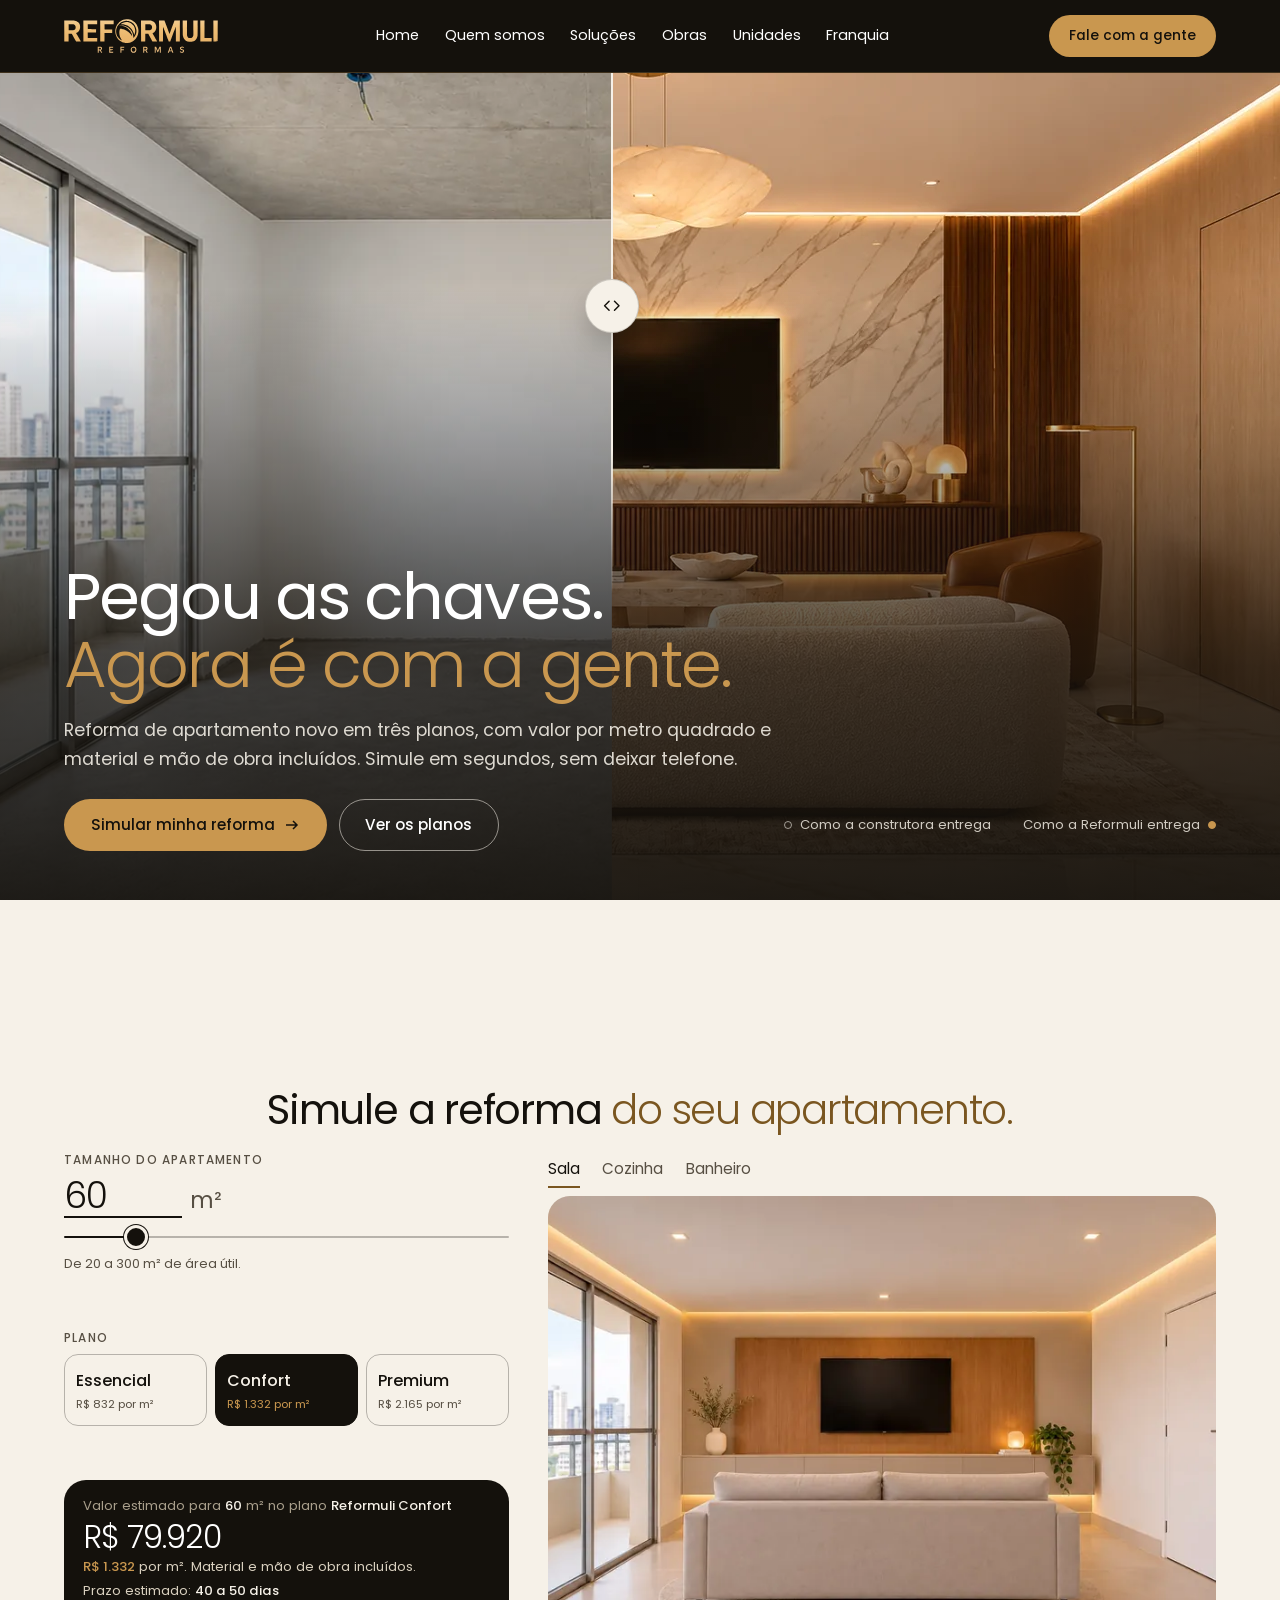
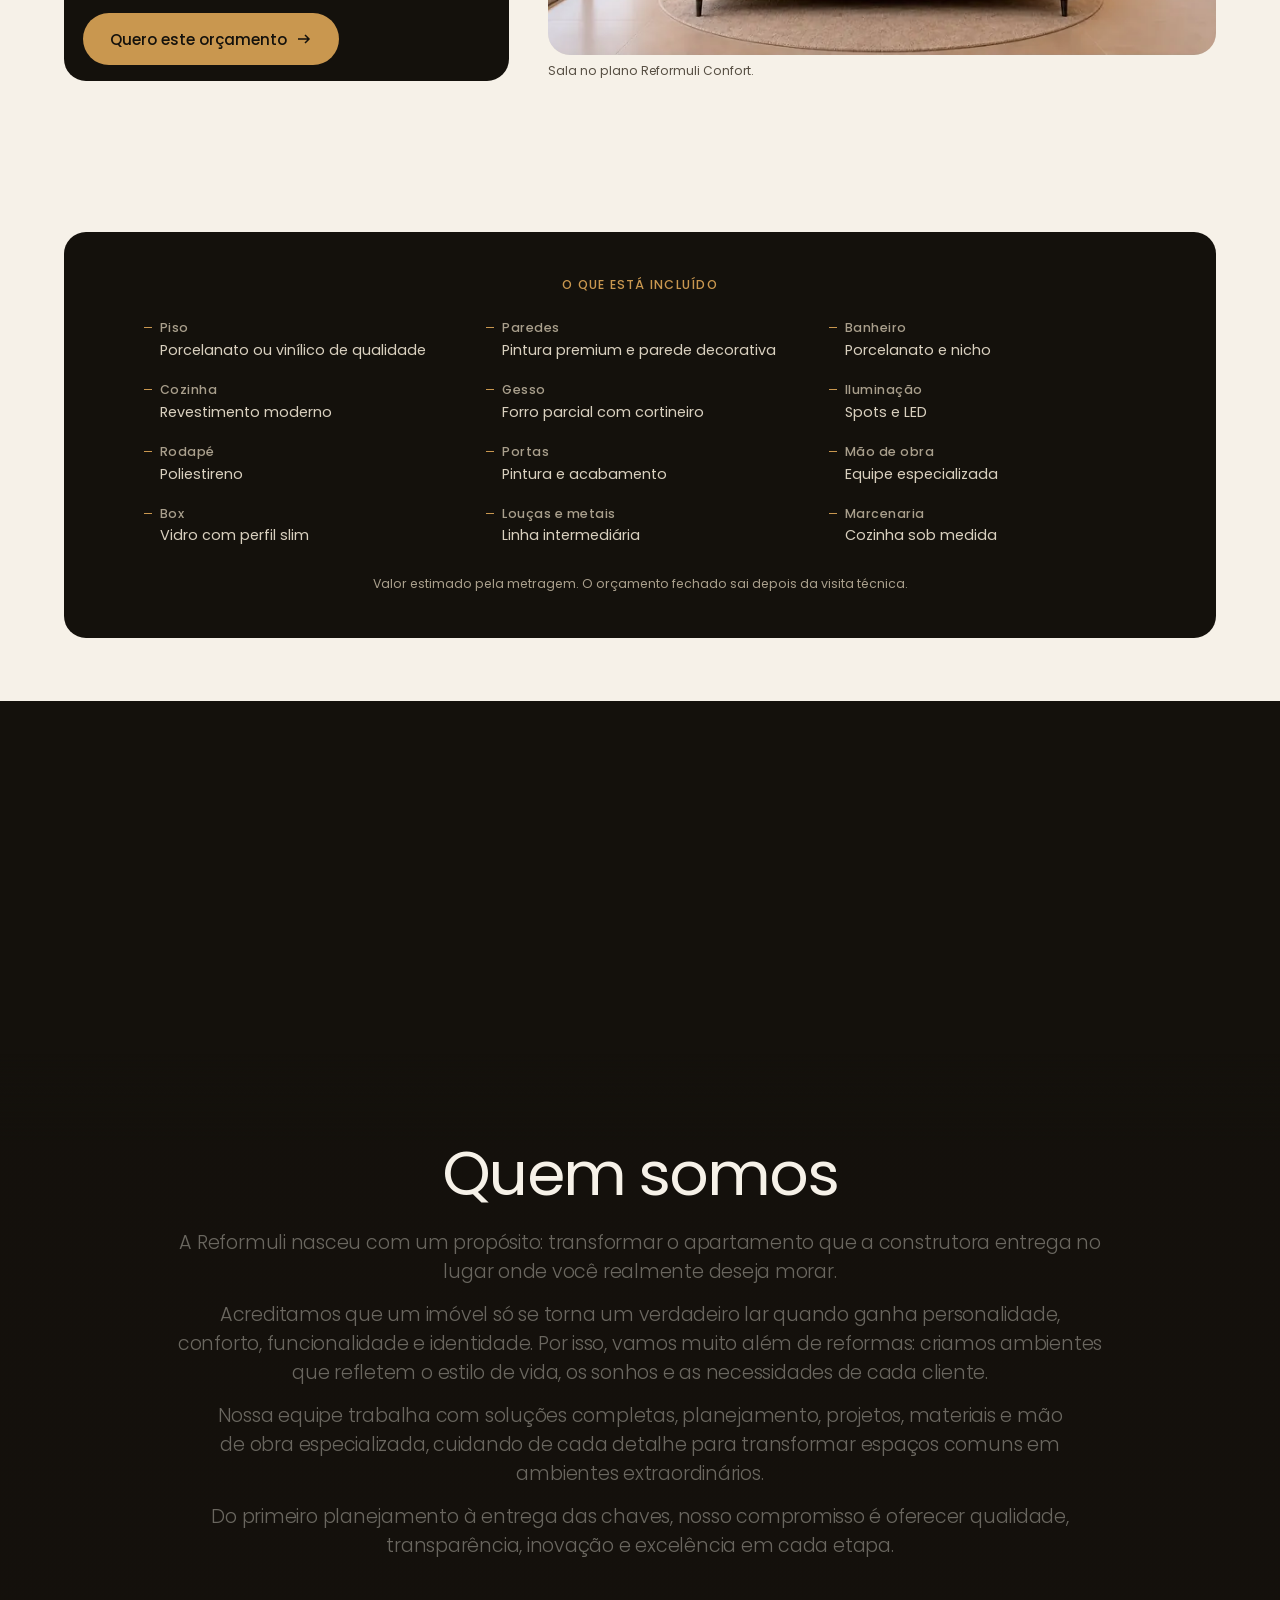
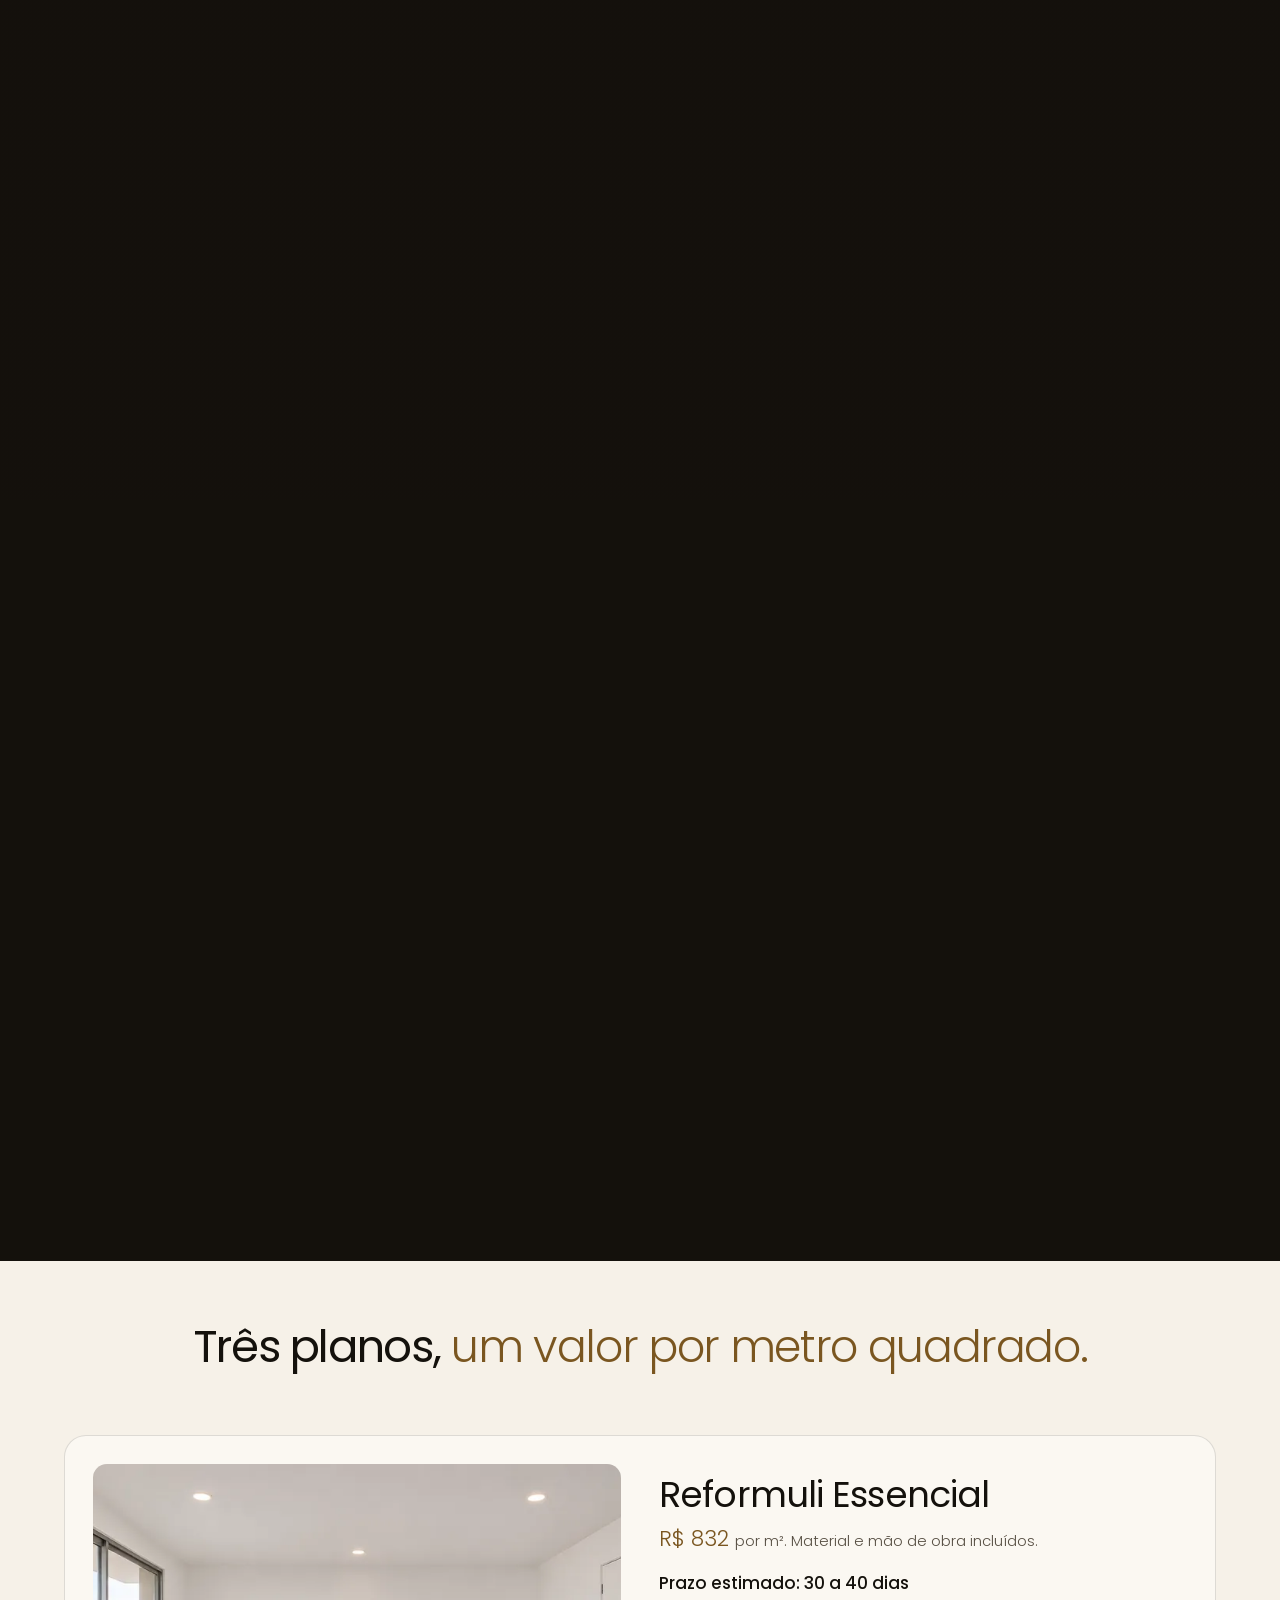
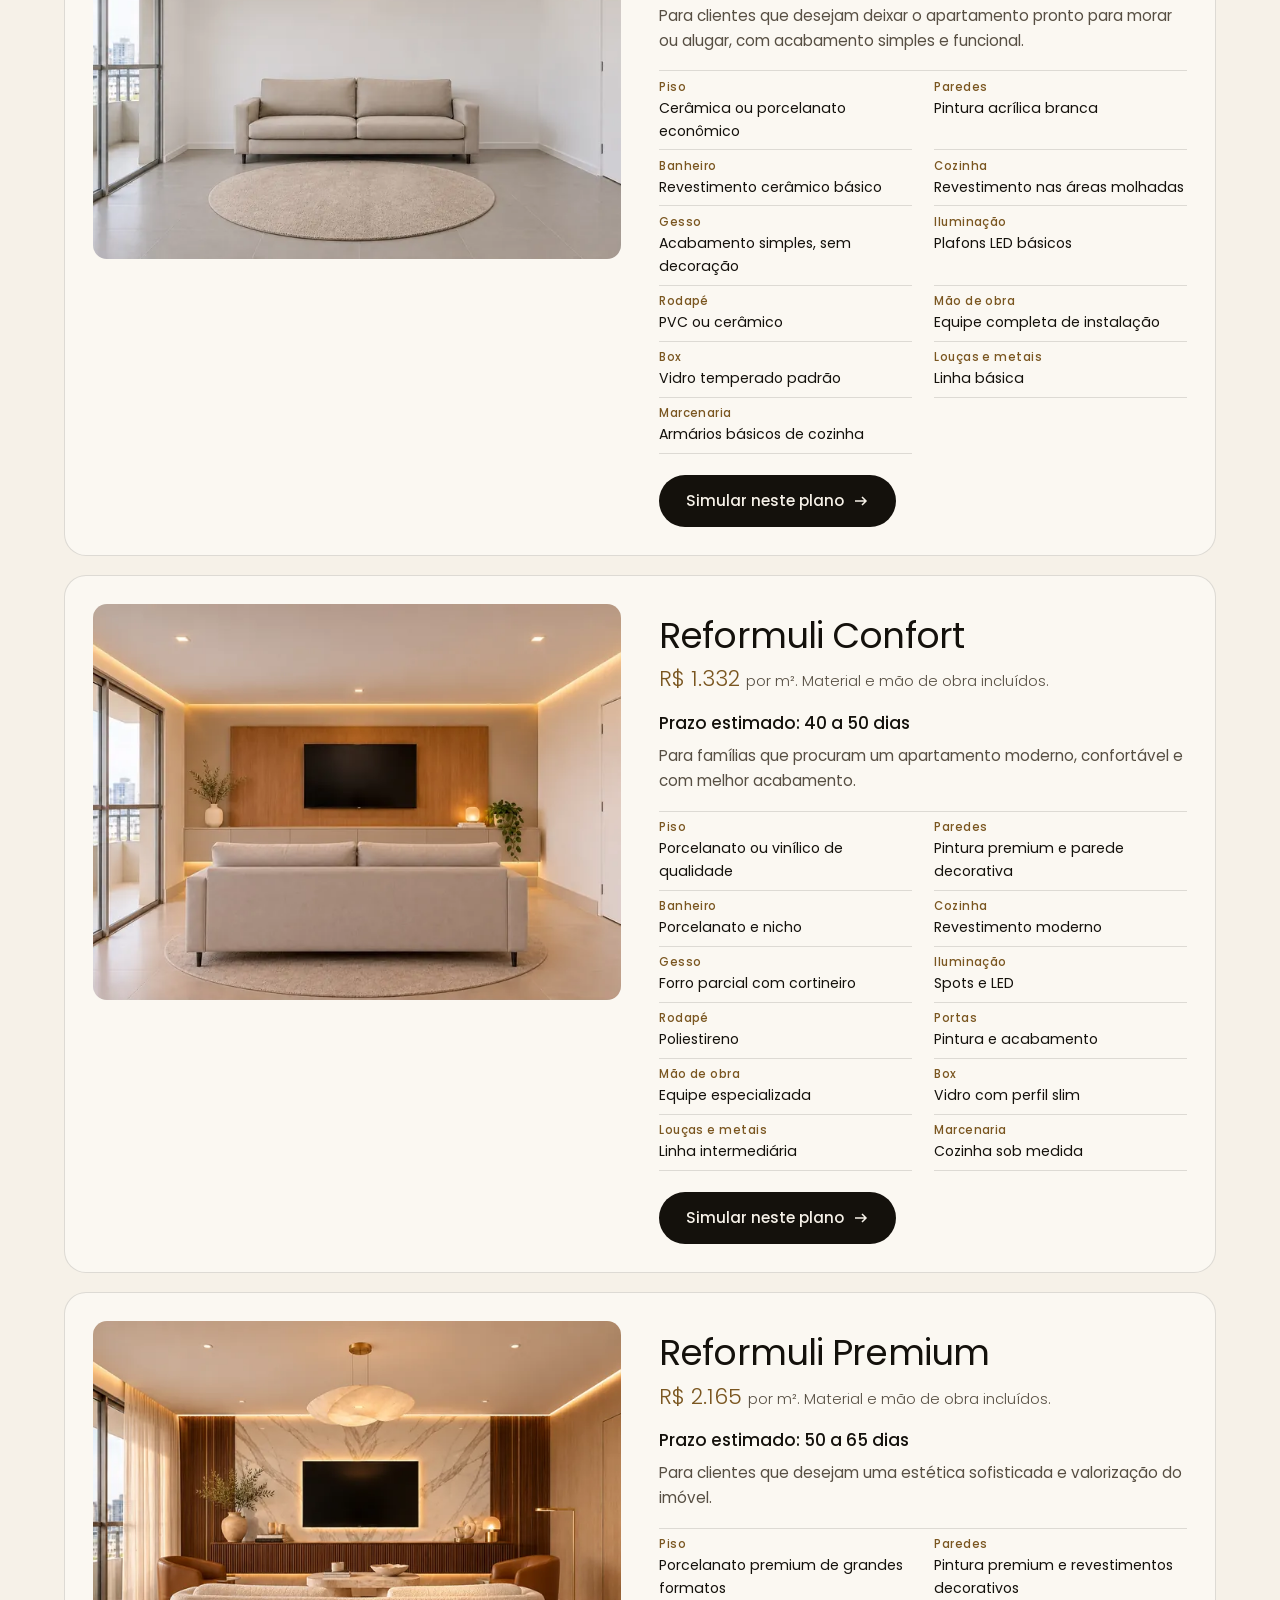
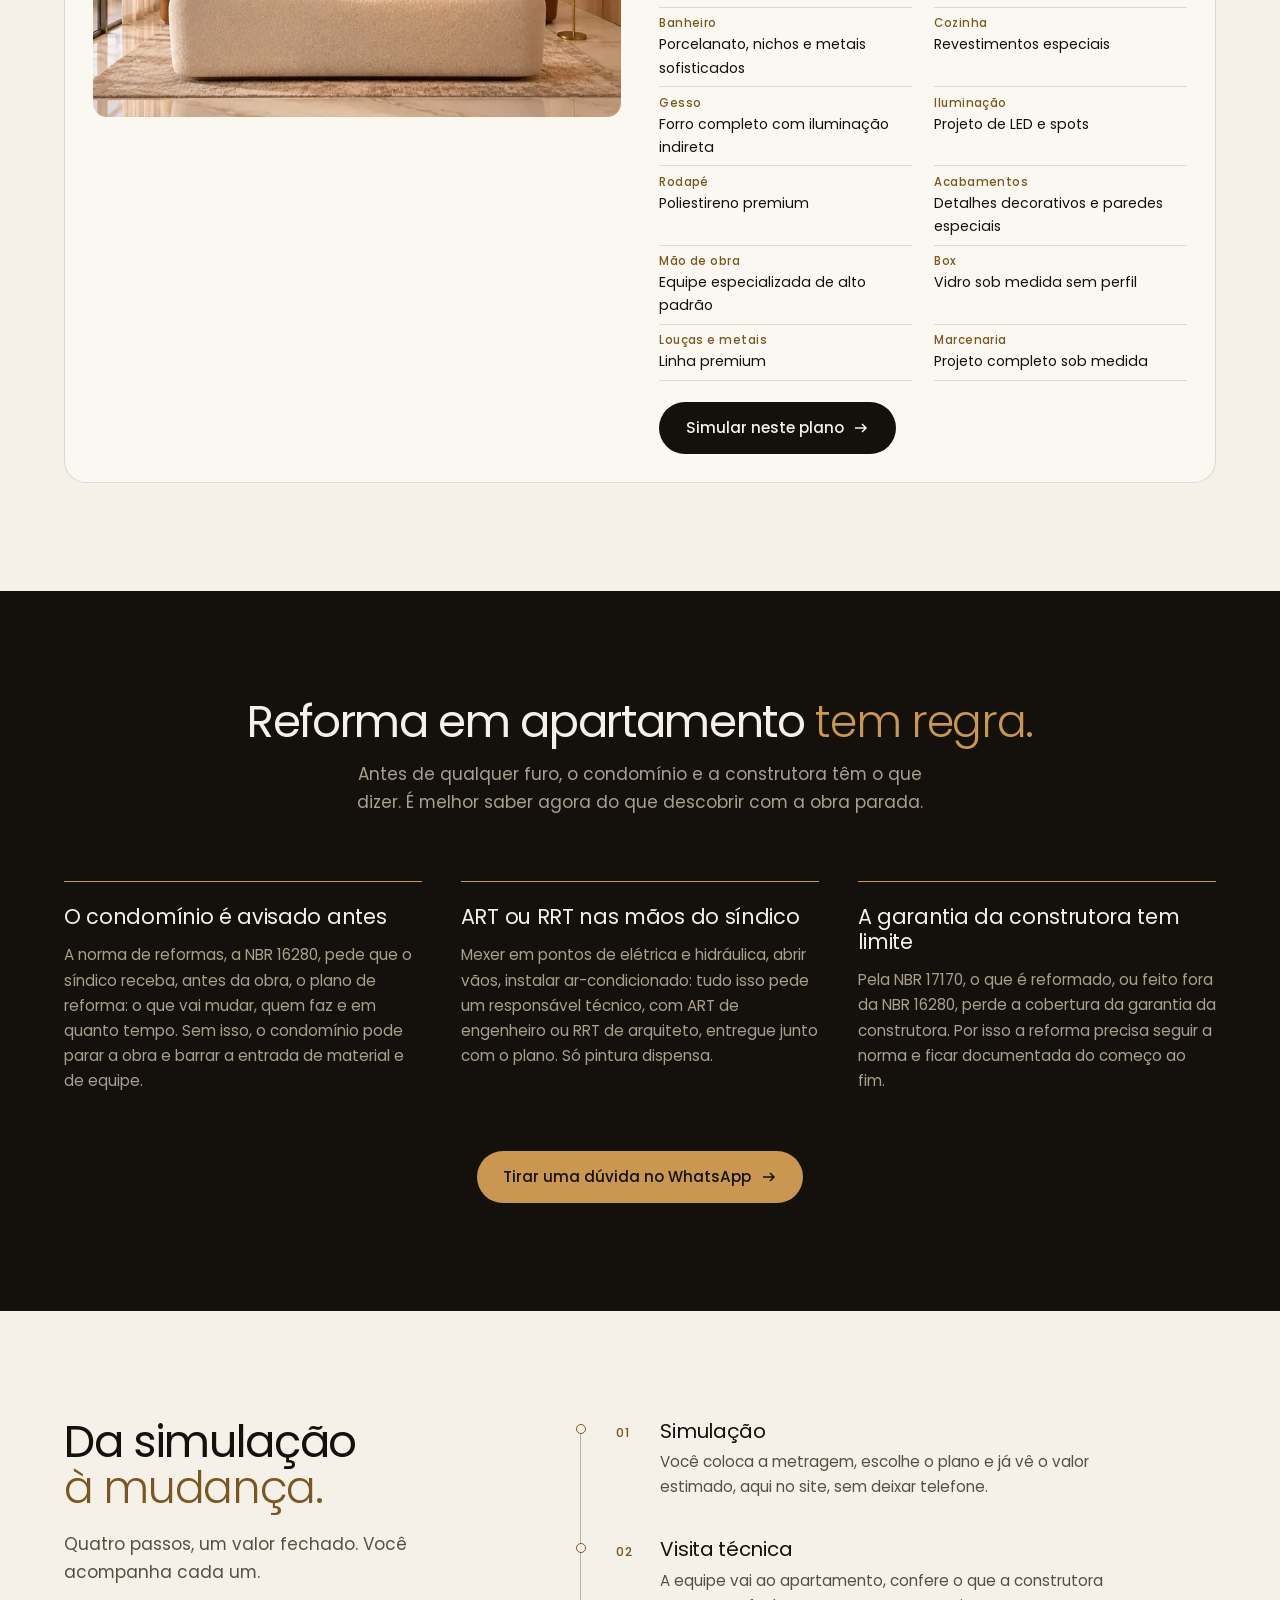
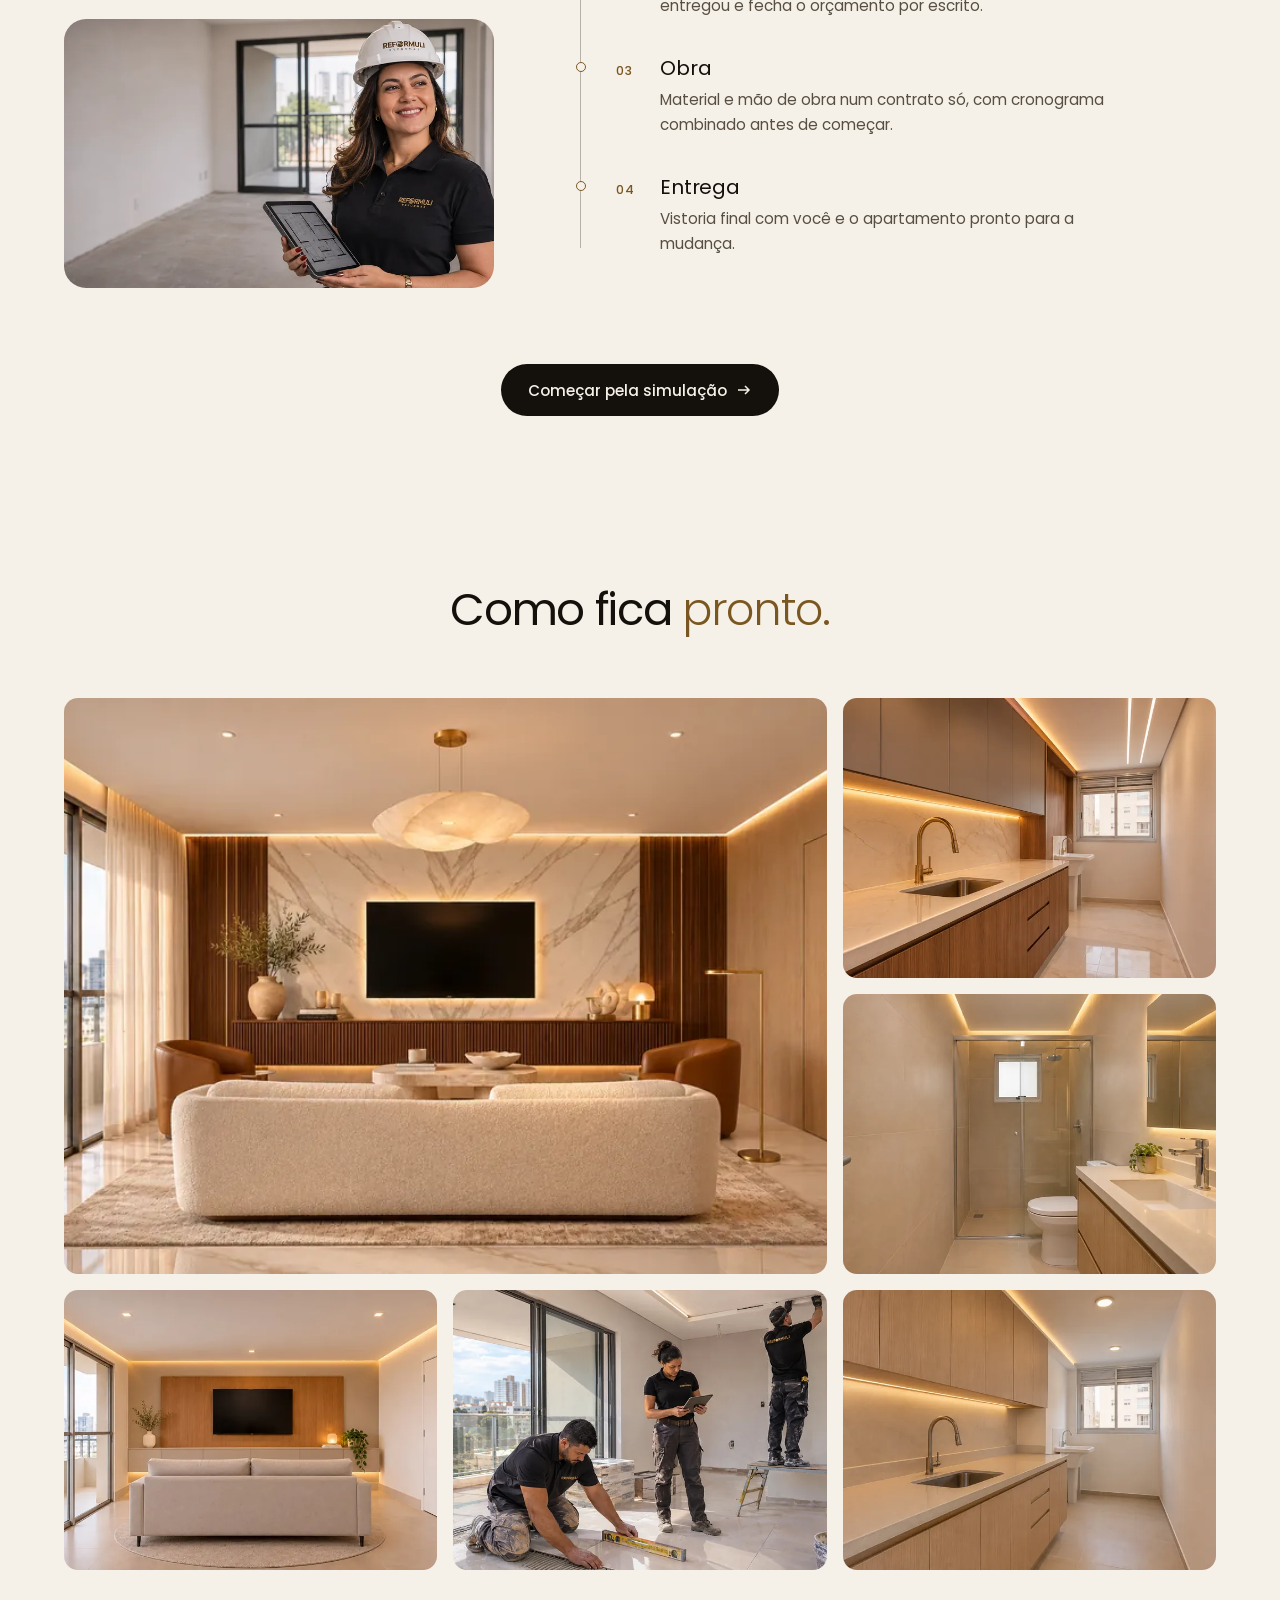
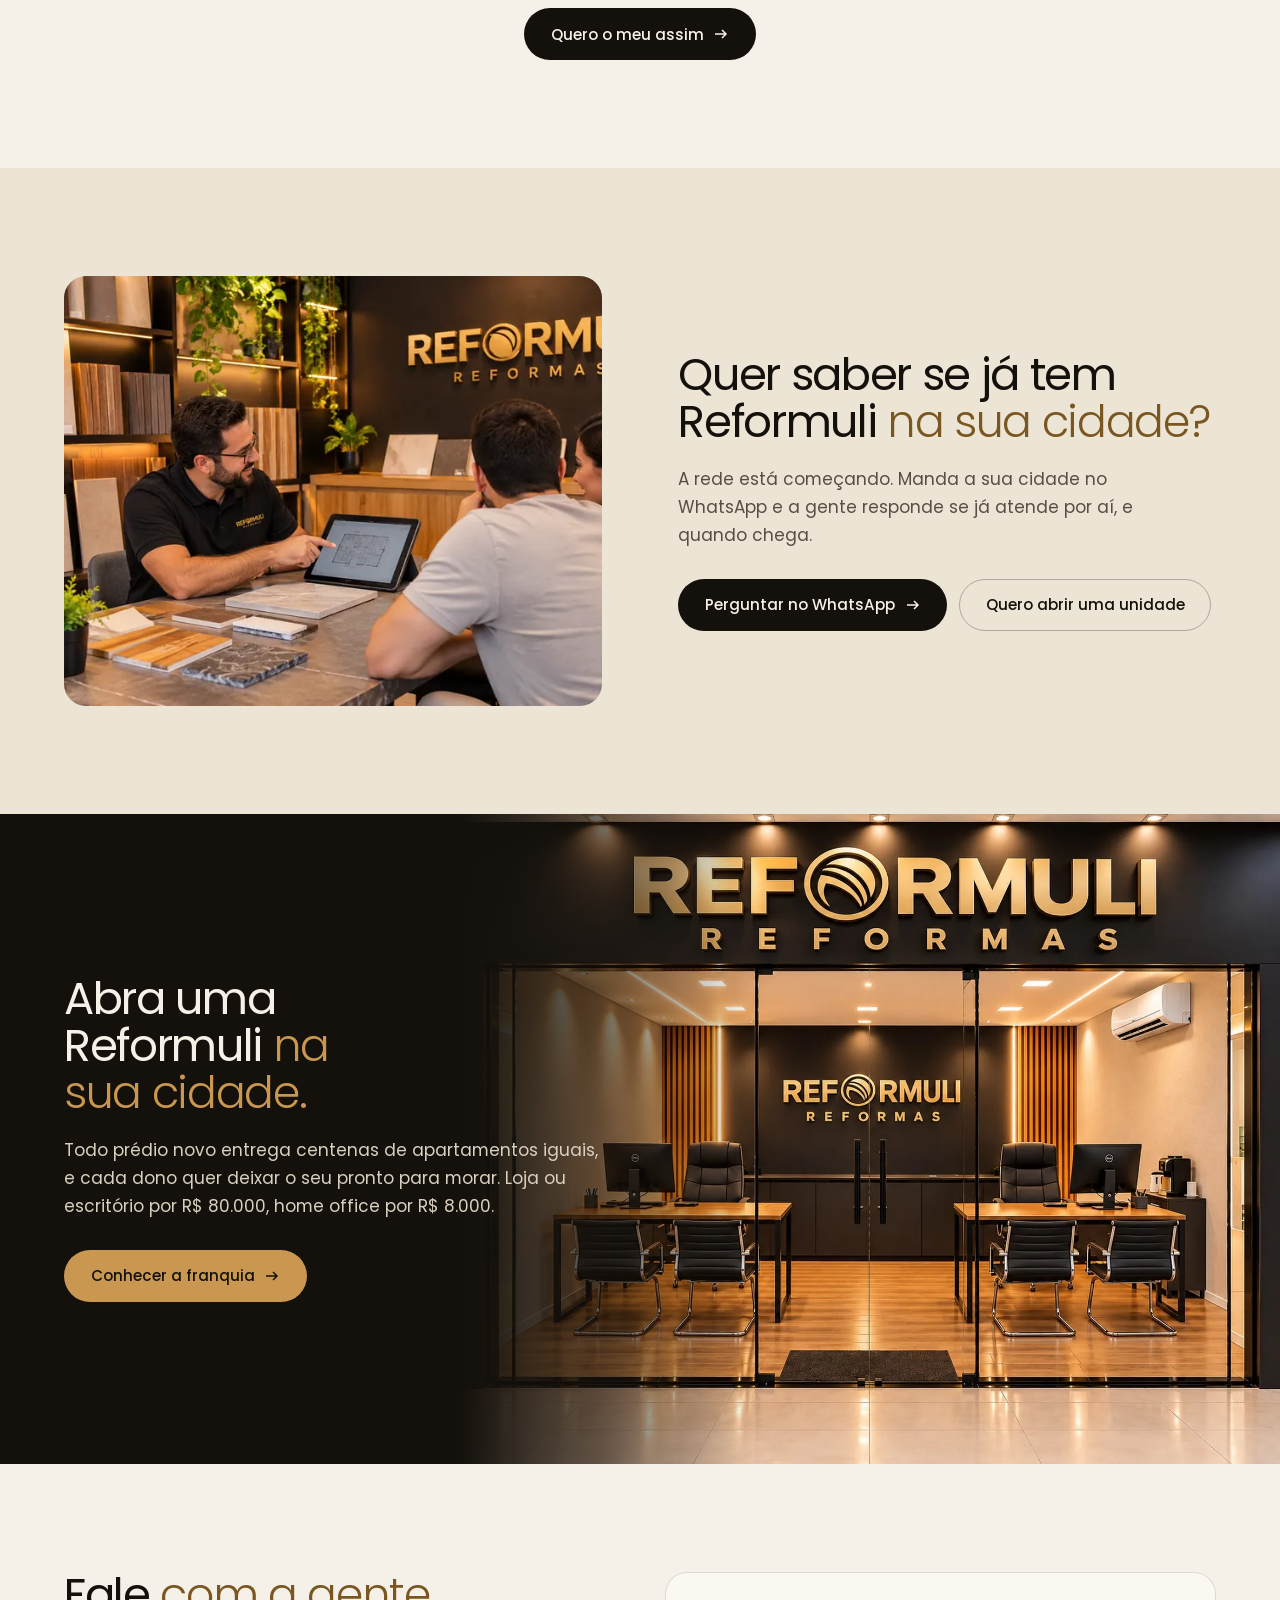
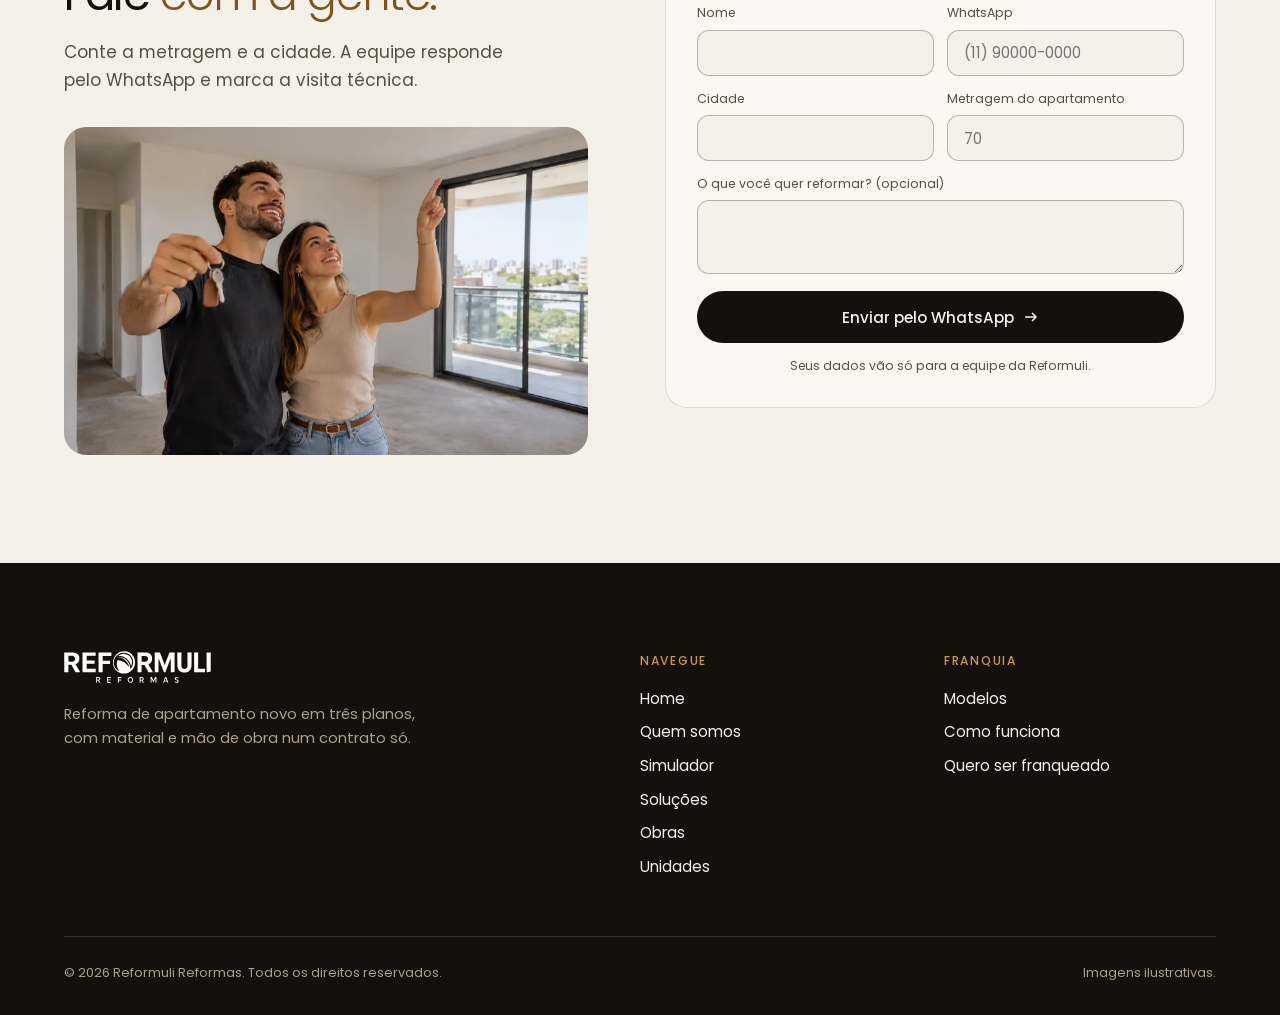
<file: index.html>
<!doctype html>
<html lang="pt-BR">
<head>
<meta charset="utf-8">
<meta name="viewport" content="width=device-width,initial-scale=1,viewport-fit=cover">
<title>Reforma de apartamento novo com valor por m² | Reformuli Reformas</title>
<meta name="description" content="Pegou as chaves? A Reformuli reforma o apartamento entregue pela construtora em três planos, a partir de R$ 832 por m², com material e mão de obra incluídos. Simule a metragem e veja o valor na hora.">
<meta name="robots" content="noindex,nofollow">
<link rel="canonical" href="https://reformuli.vercel.app/">
<meta name="theme-color" content="#F6F1E8">
<meta property="og:type" content="website">
<meta property="og:locale" content="pt_BR">
<meta property="og:site_name" content="Reformuli Reformas">
<meta property="og:title" content="Reforma de apartamento novo com valor por m² | Reformuli Reformas">
<meta property="og:description" content="Pegou as chaves? A Reformuli reforma o apartamento entregue pela construtora em três planos, a partir de R$ 832 por m², com material e mão de obra incluídos. Simule a metragem e veja o valor na hora.">
<meta property="og:url" content="https://reformuli.vercel.app/">
<meta property="og:image" content="https://reformuli.vercel.app/assets/img/og-image.jpg">
<meta property="og:image:width" content="1200">
<meta property="og:image:height" content="630">
<meta property="og:image:alt" content="Logo da Reformuli Reformas em dourado sobre preto">
<meta name="twitter:card" content="summary_large_image">
<meta name="twitter:title" content="Reforma de apartamento novo com valor por m² | Reformuli Reformas">
<meta name="twitter:description" content="Pegou as chaves? A Reformuli reforma o apartamento entregue pela construtora em três planos, a partir de R$ 832 por m², com material e mão de obra incluídos. Simule a metragem e veja o valor na hora.">
<meta name="twitter:image" content="https://reformuli.vercel.app/assets/img/og-image.jpg">
<link rel="icon" href="/assets/img/favicon.svg" type="image/svg+xml">
<link rel="icon" href="/assets/img/favicon-32.png" sizes="32x32" type="image/png">
<link rel="apple-touch-icon" href="/assets/img/apple-touch-icon.png">
<link rel="preload" href="/assets/fonts/poppins-400.woff2" as="font" type="font/woff2" crossorigin>
<link rel="preload" href="/assets/fonts/poppins-300.woff2" as="font" type="font/woff2" crossorigin>
<link rel="preload" as="image" imagesrcset="/assets/img/rf-sala-3-v3-900.webp 900w, /assets/img/rf-sala-3-v3-1600.webp 1600w" imagesizes="(max-width:860px) 1500px, 100vw" fetchpriority="high">
<link rel="preload" as="image" imagesrcset="/assets/img/rf-sala-0b-900.webp 900w, /assets/img/rf-sala-0b-1600.webp 1600w" imagesizes="(max-width:860px) 1500px, 100vw" fetchpriority="high">
<script>document.documentElement.classList.add('js')</script>
<style>@font-face{font-family:"Poppins";src:url(/assets/fonts/poppins-300.woff2) format("woff2");font-weight:300;font-display:swap}@font-face{font-family:"Poppins";src:url(/assets/fonts/poppins-400.woff2) format("woff2");font-weight:400;font-display:swap}@font-face{font-family:"Poppins";src:url(/assets/fonts/poppins-500.woff2) format("woff2");font-weight:500;font-display:swap}@font-face{font-family:"Poppins Reserva";src:local("Arial");size-adjust:112.5%;ascent-override:93%;descent-override:31%;line-gap-override:9%}:root{--bg:#F6F1E8;--bg-2:#ECE4D4;--paper:#FBF8F2;--ink:#14110C;--ink-2:#2A2520;--muted:#574F43;--line:rgba(20,17,12,.13);--line-2:rgba(20,17,12,.28);--bronze:#7A5620;--gold:#C9974F;--gold-hi:#E3B96C;--on-dark:#F6F1E8;--on-dark-2:#D9D0BF;--on-dark-muted:#A99F8C;--dark-line:rgba(246,241,232,.14);--font:"Poppins","Poppins Reserva",Arial,sans-serif;--t-hero:clamp(2.5rem,5.1vw,5.1rem);--t-h2:clamp(1.9rem,3.5vw,3.5rem);--t-body:clamp(.98rem,.94rem + .2vw,1.06rem);--gutter:clamp(1.25rem,5vw,4rem);--maxw:1320px;--section-py:clamp(5rem,12vh,9rem);--radius:22px;--radius-s:14px;--pill:999px;--ease-out:cubic-bezier(.2,.8,.3,1);--ease-inout:cubic-bezier(.7,0,.2,1)}*,*::before,*::after{box-sizing:border-box}html{-webkit-text-size-adjust:100%;scroll-padding-top:4.5rem;scroll-behavior:smooth}body{margin:0;background:var(--bg);color:var(--ink);font:400 var(--t-body)/1.65 var(--font);-webkit-font-smoothing:antialiased;overflow-x:clip}img,svg{display:block;max-width:100%}a{color:inherit;text-decoration:none}button,input,select,textarea{font:inherit;color:inherit}h1,h2,h3,p,figure{margin:0}h1,h2{font-weight:400;letter-spacing:-.03em;line-height:1.04;text-wrap:balance}h1 em,h2 em{font-style:normal;font-weight:300;color:var(--bronze)}h3{font-weight:400;letter-spacing:-.015em;line-height:1.2;font-size:1.3rem}.wrap{width:100%;max-width:var(--maxw);margin-inline:auto;padding-inline:var(--gutter)}:focus-visible{outline:2px solid var(--bronze);outline-offset:3px;border-radius:6px}::selection{background:var(--gold);color:var(--ink)}.dark{background:var(--ink);color:var(--on-dark)}.dark h1 em,.dark h2 em{color:var(--gold)}.dark::selection{background:var(--gold);color:var(--ink)}.dark:focus-visible{outline-color:var(--gold)}.btn{display:inline-flex;align-items:center;justify-content:center;gap:.6rem;height:3.25rem;padding:0 1.6rem;border-radius:var(--pill);font-weight:500;font-size:.95rem;white-space:nowrap;border:1px solid transparent;cursor:pointer;transition:background-color .35s var(--ease-out),color .35s var(--ease-out),border-color .35s var(--ease-out),transform .35s var(--ease-out)}.btn svg{width:1rem;height:1rem;flex:none;transition:transform .35s var(--ease-out)}.btn:hover svg{transform:translateX(3px)}.btn:active{transform:scale(.98)}.btn--pri{background:var(--ink);color:var(--bg)}.btn--pri:hover{background:var(--ink-2)}.btn--line{border-color:var(--line-2);color:var(--ink)}.btn--line:hover{border-color:var(--ink)}.btn--gold{background:var(--gold);color:var(--ink)}.btn--gold:hover{background:var(--gold-hi)}.dark .btn--pri{background:var(--bg);color:var(--ink)}.dark .btn--pri:hover{background:#fff}.dark .btn--line{border-color:rgba(246,241,232,.35);color:var(--on-dark)}.dark .btn--line:hover{border-color:var(--on-dark)}.ctas{display:flex;flex-wrap:wrap;gap:.75rem}.ctas--center{justify-content:center;margin-top:clamp(2.4rem,5vw,3.6rem)}.top{position:fixed;inset:0 0 auto 0;z-index:50;transition:background-color .4s var(--ease-out),border-color .4s var(--ease-out),box-shadow .4s}.top__in{display:flex;align-items:center;justify-content:space-between;gap:1.5rem;height:4.5rem}.top.solid{background:rgba(246,241,232,.86);-webkit-backdrop-filter:blur(14px);backdrop-filter:blur(14px);border-bottom:1px solid var(--line)}.brand{display:flex;align-items:center;flex:none}.brand img{height:2.1rem;width:auto}.nav{display:flex;align-items:center;gap:1.6rem}.nav a:not(.btn){position:relative;padding:.3rem 0;font-size:.9rem;color:var(--ink-2)}.nav a:not(.btn)::after{content:"";position:absolute;left:0;right:0;bottom:0;height:1px;background:var(--bronze);transform:scaleX(0);transform-origin:left;transition:transform .35s var(--ease-out)}.nav a:not(.btn):hover::after,.nav a[aria-current="page"]::after{transform:scaleX(1)}.nav .btn{height:2.6rem;padding:0 1.2rem;font-size:.86rem}.burger{display:none;width:2.9rem;height:2.9rem;border-radius:50%;border:1px solid var(--line-2);background:none;cursor:pointer;position:relative}.burger span{position:absolute;left:50%;width:1.1rem;height:1.5px;background:var(--ink);transform:translateX(-50%);transition:transform .35s var(--ease-out),top .35s var(--ease-out)}.burger span:first-child{top:42%}.burger span:last-child{top:58%}.menu-open .burger span:first-child{top:50%;transform:translateX(-50%) rotate(45deg)}.menu-open .burger span:last-child{top:50%;transform:translateX(-50%) rotate(-45deg)}@media (min-width:1081px){.nav{flex:1}.nav>a:first-child{margin-left:auto}.nav>.btn{margin-left:auto}}.hero{padding-top:calc(4.5rem + clamp(1.8rem,4vh,3rem));padding-bottom:clamp(2rem,4vw,3rem)}.hero__head,.fhero__head{display:grid;grid-template-columns:1.15fr .85fr;gap:1.5rem 4rem;align-items:end;margin-bottom:clamp(1.5rem,3vw,2.4rem)}.hero h1,.fhero h1{font-size:var(--t-hero);max-width:12ch}.hero__side p{color:var(--muted);max-width:30rem;font-size:clamp(1rem,.95rem + .25vw,1.12rem)}.hero__side .ctas{margin-top:1.5rem}.cmpr{position:relative;height:clamp(360px,calc(100svh - 24.5rem),720px);border-radius:var(--radius);overflow:hidden;background:var(--bg-2);touch-action:pan-y;user-select:none;-webkit-user-select:none;cursor:ew-resize;--p:50%}.cmpr__depois,.cmpr__antes{position:absolute;inset:0}.cmpr__antes{clip-path:inset(0 calc(100% - var(--p)) 0 0)}.cmpr__img{width:100%;height:100%;object-fit:cover;object-position:50% 42%;pointer-events:none;-webkit-user-drag:none}.cmpr__linha{position:absolute;top:0;bottom:0;left:var(--p);width:2px;margin-left:-1px;background:var(--bg);box-shadow:0 0 0 1px rgba(20,17,12,.12)}.cmpr__handle{position:absolute;top:50%;left:var(--p);width:3.4rem;height:3.4rem;margin:-1.7rem 0 0 -1.7rem;padding:0;border-radius:50%;border:1px solid rgba(20,17,12,.18);background:var(--bg);color:var(--ink);display:grid;place-items:center;cursor:ew-resize;box-shadow:0 14px 34px -12px rgba(0,0,0,.55);transition:transform .3s var(--ease-out),background-color .3s}.cmpr__handle svg{width:1.35rem;height:1.35rem}.cmpr__handle::after{content:"";position:absolute;inset:-7px;border-radius:50%;border:1.5px solid var(--gold);opacity:0;animation:anel 2.4s var(--ease-out) 1.2s 3}@keyframes anel{0%{opacity:.9;transform:scale(.7)}70%{opacity:0;transform:scale(1.35)}100%{opacity:0;transform:scale(1.35)}}.cmpr.drag .cmpr__handle,.cmpr__handle:hover{transform:scale(1.08);background:#fff}.cmpr.drag .cmpr__handle::after{animation:none}.cmpr__labels{display:flex;justify-content:space-between;gap:1rem;margin-top:.9rem;font-size:.82rem;color:var(--muted)}.cmpr__labels span:first-child,.cmpr__labels span:last-child{display:flex;align-items:center;gap:.5rem}.cmpr__labels span:first-child::before,.cmpr__labels span:last-child::after{content:"";width:.5rem;height:.5rem;border-radius:50%;border:1px solid var(--line-2)}.cmpr__labels span:last-child::after{background:var(--gold);border-color:var(--gold)}.cmpr__dica{color:var(--bronze)}.sec{position:relative;padding-block:var(--section-py)}.sec--tight{padding-top:clamp(3rem,7vh,5rem)}.sec--band{background:var(--bg-2)}.sec__head{display:grid;grid-template-columns:1.05fr .95fr;gap:1rem 3rem;align-items:end;margin-bottom:clamp(2.4rem,5vw,4rem)}.sec__head h2{font-size:var(--t-h2);max-width:14ch}.sec__head p{color:var(--muted);max-width:32rem;justify-self:end}.dark .sec__head p{color:var(--on-dark-muted)}.sec__head--left{grid-template-columns:1fr;max-width:46rem}.sec__head--left p{justify-self:start}.sec__head--center{grid-template-columns:1fr;text-align:center}.sec__head--center h2{margin-inline:auto}.js .rv{opacity:0;transform:translate3d(0,22px,0);transition:opacity .8s var(--ease-out),transform 1s var(--ease-out)}.js .rv.in{opacity:1;transform:none}.js .rv[data-d="1"]{transition-delay:.08s}.js .rv[data-d="2"]{transition-delay:.16s}.js .rv[data-d="3"]{transition-delay:.24s}.sim{display:grid;grid-template-columns:minmax(0,.8fr) minmax(0,1.2fr);gap:clamp(1.5rem,3vw,3rem);align-items:start}.sim__ctl{position:sticky;top:5.5rem;display:grid;gap:1.8rem}.ctl label,.ctl__label{display:block;margin:0 0 .7rem;font-size:.78rem;font-weight:500;letter-spacing:.1em;text-transform:uppercase;color:var(--muted)}.ctl__m2{display:flex;align-items:baseline;gap:.5rem}.ctl__m2 input{width:7.4rem;padding:0;border:0;border-bottom:2px solid var(--ink);border-radius:0;background:none;font-size:clamp(2.6rem,4vw,3.6rem);font-weight:300;letter-spacing:-.03em;line-height:1.1;font-variant-numeric:tabular-nums;-moz-appearance:textfield}.ctl__m2 input::-webkit-outer-spin-button,.ctl__m2 input::-webkit-inner-spin-button{-webkit-appearance:none;margin:0}.ctl__m2 input:focus{outline:none;border-color:var(--bronze)}.ctl__m2 span{font-size:1.4rem;color:var(--muted)}.ctl__range{--f:16%;width:100%;margin:1.1rem 0 0;height:2px;border-radius:2px;appearance:none;-webkit-appearance:none;background:linear-gradient(90deg,var(--ink) var(--f),var(--line-2) var(--f));cursor:pointer}.ctl__range::-webkit-slider-thumb{-webkit-appearance:none;width:1.5rem;height:1.5rem;border-radius:50%;background:var(--ink);border:3px solid var(--bg);box-shadow:0 0 0 1px var(--ink);cursor:grab}.ctl__range::-moz-range-thumb{width:1.1rem;height:1.1rem;border-radius:50%;background:var(--ink);border:3px solid var(--bg);box-shadow:0 0 0 1px var(--ink);cursor:grab}.ctl__range:active::-webkit-slider-thumb{cursor:grabbing}.ctl__range:focus-visible{outline:none}.ctl__range:focus-visible::-webkit-slider-thumb{box-shadow:0 0 0 2px var(--bronze)}.ctl__dica{margin-top:.6rem;font-size:.8rem;color:var(--muted)}.seg{display:grid;grid-template-columns:repeat(3,1fr);gap:.5rem}.seg__b{display:flex;flex-direction:column;gap:.15rem;padding:.8rem .7rem;border:1px solid var(--line-2);border-radius:var(--radius-s);background:transparent;text-align:left;cursor:pointer;transition:background-color .35s var(--ease-out),color .35s var(--ease-out),border-color .35s var(--ease-out)}.seg__b b{font-weight:500;font-size:1rem}.seg__b small{font-size:.7rem;line-height:1.35;color:var(--muted)}.seg__b:hover{border-color:var(--ink)}.seg__b[aria-pressed="true"]{background:var(--ink);color:var(--bg);border-color:var(--ink)}.seg__b[aria-pressed="true"] small{color:var(--gold)}.ctl__aviso{font-size:.8rem;color:var(--muted)}.ctl__aviso .sim__exemplo,.ctl__aviso .sim__exemplo{color:var(--bronze);font-weight:500}.sim__out{display:grid;gap:1rem}.tabs{display:flex;gap:1.4rem;margin-bottom:.8rem}.tabs__b{padding:.3rem 0;border:0;border-bottom:2px solid transparent;background:none;font-size:.95rem;color:var(--muted);cursor:pointer;transition:color .3s,border-color .3s}.tabs__b:hover{color:var(--ink)}.tabs__b[aria-pressed="true"]{color:var(--ink);border-color:var(--bronze)}.sim__palco{position:relative;aspect-ratio:16/9;border-radius:var(--radius);overflow:hidden;background:var(--bg-2)}.sim__palco img{position:absolute;inset:0;width:100%;height:100%;object-fit:cover;opacity:0;transform:scale(1.04);transition:opacity .9s var(--ease-out),transform 1.8s var(--ease-out)}.sim__palco img.on{opacity:1;transform:scale(1)}.sim__legenda{margin-top:.6rem;font-size:.8rem;color:var(--muted)}.sim__card{padding:clamp(1.4rem,2.6vw,2.2rem);border-radius:var(--radius)}.sim__para{font-size:.9rem;color:var(--on-dark-muted)}.sim__para b{font-weight:500;color:var(--on-dark)}.sim__total{margin-top:.5rem;font-size:clamp(1.9rem,3.1vw,2.9rem);font-weight:300;letter-spacing:-.03em;line-height:1.1;font-variant-numeric:tabular-nums;color:#fff}.sim__total i{font-style:normal;font-size:.5em;color:var(--on-dark-muted);margin:0 .15em}.sim__base{margin-top:.4rem;font-size:.9rem;color:var(--on-dark-2)}.sim__base .sim__m2valor{color:var(--gold);font-weight:500}.sim__dados{display:grid;grid-template-columns:auto 1fr;gap:1rem 1.6rem;margin:1.3rem 0 0;padding:1.1rem 0 0;border-top:1px solid var(--dark-line)}.sim__dados div{display:contents}.sim__dados dt{font-size:.78rem;font-weight:500;letter-spacing:.08em;text-transform:uppercase;color:var(--on-dark-muted);padding-top:.15rem;white-space:nowrap}.sim__dados dd{margin:0;font-size:.95rem;color:var(--on-dark)}.sim__dados .sim__prazo{font-size:1.05rem;font-weight:500}.sim__inclui li b{display:block;font-weight:500;font-size:.78rem;letter-spacing:.04em;color:var(--on-dark-muted)}.split{position:relative;height:6px;margin-top:1.3rem;border-radius:3px;background:var(--on-dark-2);overflow:hidden}.split i{position:absolute;inset:0;width:var(--w,58%);background:var(--gold);transition:width .6s var(--ease-out)}.sim__parts{display:grid;grid-template-columns:1fr 1fr;gap:1rem;margin:.9rem 0 0;padding:0}.sim__parts dt{display:flex;align-items:center;gap:.5rem;font-size:.8rem;color:var(--on-dark-muted)}.sim__parts dt::before{content:"";width:.6rem;height:.6rem;border-radius:2px;background:var(--gold)}.sim__parts div:last-child dt::before{background:var(--on-dark-2)}.sim__parts dd{margin:.25rem 0 0;font-size:clamp(.98rem,1.1vw,1.1rem);font-variant-numeric:tabular-nums}.sim__h{margin-top:1.6rem;padding-top:1.3rem;border-top:1px solid var(--dark-line);font-size:.78rem;font-weight:500;letter-spacing:.1em;text-transform:uppercase;color:var(--gold)}.sim__inclui{margin:.8rem 0 0;padding:0;list-style:none;columns:2;column-gap:1.6rem;font-size:.9rem;color:var(--on-dark-2)}.sim__inclui li{position:relative;break-inside:avoid;padding:.3rem 0 .3rem 1rem}.sim__inclui li::before{content:"";position:absolute;left:0;top:.95em;width:.5rem;height:1px;background:var(--gold)}.sim__nota{margin-top:.7rem;font-size:.86rem;color:var(--on-dark-muted)}.sim__card .ctas{margin-top:1.5rem}.sim__aviso{margin-top:1rem;font-size:.78rem;color:var(--on-dark-muted)}.sim__aviso .sim__exemplo{color:var(--gold)}.num{transition:color .3s}.num.run{color:var(--gold)}.pads{display:grid;gap:1.2rem}.pad{display:grid;grid-template-columns:1fr 1fr;gap:clamp(1.4rem,3vw,3rem);align-items:start;padding:clamp(1.2rem,2.2vw,1.8rem);border:1px solid var(--line);border-radius:var(--radius);background:var(--paper)}.pad__ph{aspect-ratio:4/3;border-radius:var(--radius-s);overflow:hidden;background:var(--bg-2)}.pad__ph img{width:100%;height:100%;object-fit:cover}.pad__ph:empty{display:none}.pad__n{font-size:.78rem;font-weight:500;letter-spacing:.2em;color:var(--bronze)}.pad h3{margin-top:.6rem;font-size:clamp(1.8rem,2.8vw,2.6rem);letter-spacing:-.025em}.pad__m2{margin-top:.3rem;font-size:clamp(1.15rem,1.7vw,1.45rem);font-weight:300;color:var(--bronze);font-variant-numeric:tabular-nums}.pad__m2 small{font-size:.68em;color:var(--muted)}.pad__prazo{margin-top:.8rem;font-weight:500}.pad__perfil{margin-top:.3rem;color:var(--muted);font-size:.95rem}.pad__lista{display:grid;grid-template-columns:1fr 1fr;gap:0 1.4rem;margin:1.1rem 0 0;padding:0;list-style:none;border-top:1px solid var(--line);font-size:.88rem}.pad__lista li{padding:.4rem 0;border-bottom:1px solid var(--line)}.pad__lista li b{display:block;font-weight:500;font-size:.72rem;letter-spacing:.04em;color:var(--bronze)}.pad .btn{margin-top:1.3rem}.regras{display:grid;grid-template-columns:repeat(3,1fr);gap:clamp(1.5rem,3vw,3rem)}.regra{padding-top:1.4rem;border-top:1px solid var(--gold)}.regra h3{font-size:1.3rem}.regra p{margin-top:.8rem;color:var(--on-dark-muted);font-size:.95rem}#regras>.wrap>p{margin-top:2rem;color:var(--on-dark-2);max-width:40rem}.como{display:grid;grid-template-columns:.8fr 1.2fr;gap:clamp(2rem,6vw,6rem);align-items:start}.como__txt{position:sticky;top:6rem}.como__cta{grid-column:1/-1;margin-top:0}.como__txt h2{font-size:var(--t-h2)}.como__txt>p{margin-top:1.2rem;color:var(--muted);max-width:26rem}.como__txt .ctas{margin-top:1.8rem}.dark .como__txt>p{color:var(--on-dark-muted)}.steps{position:relative;margin:0;padding:0 0 0 2.8rem;list-style:none;display:grid;gap:2.4rem}.steps::before{content:"";position:absolute;left:.6rem;top:.5rem;bottom:.5rem;width:1px;background:var(--line-2)}.steps__fill{position:absolute;left:.6rem;top:.5rem;bottom:.5rem;width:1px;background:var(--bronze);transform-origin:top;transform:scaleY(var(--p,0))}.dark .steps::before{background:var(--dark-line)}.dark .steps__fill{background:var(--gold)}.step{position:relative;display:grid;grid-template-columns:2.2rem 1fr;gap:.6rem;align-items:start}.step::before{content:"";position:absolute;left:-2.8rem;top:.35rem;width:.62rem;height:.62rem;margin-left:.3rem;border-radius:50%;background:var(--bg);border:1px solid var(--bronze)}.dark .step::before{background:var(--ink);border-color:var(--gold)}.step b{padding-top:.3rem;font-weight:500;font-size:.78rem;letter-spacing:.14em;color:var(--bronze)}.dark .step b{color:var(--gold)}.step h3{font-size:1.25rem}.step p{margin-top:.4rem;color:var(--muted);font-size:.95rem;max-width:30rem}.dark .step p{color:var(--on-dark-muted)}.obras{display:grid;grid-template-columns:repeat(3,1fr);grid-auto-rows:minmax(12rem,auto);gap:1rem}.obra{position:relative;border-radius:var(--radius-s);overflow:hidden;background:var(--bg-2);aspect-ratio:4/3}.obra:first-child{grid-column:span 2;grid-row:span 2;aspect-ratio:auto}.obra--wide{grid-column:span 2;aspect-ratio:auto}.obra img{width:100%;height:100%;object-fit:cover;transition:transform 1.2s var(--ease-out)}.obra:hover img{transform:scale(1.035)}.obra figcaption{position:absolute;inset:auto 0 0 0;padding:2.2rem 1rem 1rem;font-size:.8rem;color:var(--on-dark);background:linear-gradient(transparent,rgba(20,17,12,.75));opacity:0;transition:opacity .4s var(--ease-out)}.obra:hover figcaption{opacity:1}.uni{display:grid;grid-template-columns:1fr 1fr;gap:clamp(2rem,6vw,6rem);align-items:center}.uni__ph{aspect-ratio:5/4;border-radius:var(--radius);overflow:hidden;background:var(--bg)}.uni__ph:empty{display:none}.uni__ph img{width:100%;height:100%;object-fit:cover}.uni h2{font-size:var(--t-h2)}.uni__txt>p{margin-top:1.3rem;color:var(--muted);max-width:30rem}.uni__txt .ctas{margin-top:1.8rem}.fran{position:relative;overflow:hidden;padding-block:clamp(6rem,18vh,11rem)}.fran__bg{position:absolute;inset:0}.fran__bg img{width:100%;height:100%;object-fit:cover;object-position:50% 40%;opacity:.5}.fran__bg::after{content:"";position:absolute;inset:0;background:linear-gradient(90deg,rgba(20,17,12,.96) 0%,rgba(20,17,12,.75) 45%,rgba(20,17,12,.2) 100%)}.fran__in{position:relative}.fran h2{font-size:var(--t-h2);max-width:14ch}.fran p{margin-top:1.3rem;max-width:34rem;color:var(--on-dark-2)}.fran .ctas{margin-top:1.8rem}.contact{display:grid;grid-template-columns:1fr 1.05fr;gap:clamp(2rem,6vw,6rem);align-items:start}.contact h2{font-size:var(--t-h2)}.contact__txt p{margin-top:1.3rem;color:var(--muted);max-width:28rem}.form{display:grid;grid-template-columns:1fr 1fr;gap:.8rem;padding:clamp(1.3rem,2.4vw,2rem);border:1px solid var(--line);border-radius:var(--radius);background:var(--paper)}.field{display:flex;flex-direction:column;gap:.35rem}.field--full{grid-column:1/-1}.field label{font-size:.78rem;color:var(--muted)}.field input,.field select,.field textarea{width:100%;height:2.9rem;padding:0 1rem;border-radius:12px;border:1px solid var(--line-2);background:var(--bg);font-size:.95rem;transition:border-color .3s var(--ease-out)}.field textarea{height:4.6rem;padding:.75rem 1rem;resize:vertical}.field select{appearance:none;-webkit-appearance:none;background-image:url("data:image/svg+xml,%3Csvg xmlns='http://www.w3.org/2000/svg' width='12' height='8' fill='none'%3E%3Cpath d='M1 1.5l5 5 5-5' stroke='%23574F43' stroke-width='1.4'/%3E%3C/svg%3E");background-repeat:no-repeat;background-position:right 1rem center;padding-right:2.4rem}.field input:focus,.field select:focus,.field textarea:focus{outline:none;border-color:var(--bronze)}.form .btn{grid-column:1/-1;width:100%;margin-top:.3rem}.form__note{grid-column:1/-1;font-size:.76rem;color:var(--muted);text-align:center}.foot{padding-block:clamp(3.5rem,7vw,5.5rem) 2rem}.foot__grid{display:grid;grid-template-columns:2fr 1fr 1fr;gap:2rem}.foot__brand img{height:2rem;width:auto}.foot__brand p{margin-top:1.2rem;color:var(--on-dark-muted);max-width:22rem;font-size:.92rem}.foot__h{margin:0 0 1rem;font-weight:500;font-size:.76rem;letter-spacing:.14em;text-transform:uppercase;color:var(--gold)}.foot ul{margin:0;padding:0;list-style:none;display:grid;gap:.55rem;font-size:.94rem}.foot a{transition:color .3s}.foot a:hover{color:var(--gold)}.foot__end{display:flex;justify-content:space-between;gap:1rem;margin-top:3.5rem;padding-top:1.6rem;border-top:1px solid var(--dark-line);font-size:.8rem;color:var(--on-dark-muted)}.zap{position:fixed;right:clamp(1rem,3vw,1.8rem);bottom:clamp(1rem,3vw,1.8rem);z-index:40;display:grid;place-items:center;width:3.5rem;height:3.5rem;border-radius:50%;background:var(--ink);color:var(--gold);box-shadow:0 0 0 1px rgba(246,241,232,.5),0 14px 30px -12px rgba(0,0,0,.6);transition:transform .3s var(--ease-out),background-color .3s}.zap svg{width:1.6rem;height:1.6rem}.zap:hover{transform:scale(1.06);background:var(--ink-2)}.thanks{min-height:100vh;min-height:100svh;display:grid;place-items:center;text-align:center;padding:2rem}.thanks img{height:2.4rem;width:auto;margin:0 auto 2.2rem}.thanks h1{font-size:clamp(1.8rem,4vw,2.8rem)}.thanks p{margin-top:1rem;color:var(--muted)}.spin{width:2.6rem;height:2.6rem;margin:2rem auto;border-radius:50%;border:1.5px solid var(--line-2);border-top-color:var(--bronze);animation:spin 1s linear infinite}@keyframes spin{to{transform:rotate(360deg)}}.thanks .ctas{justify-content:center;margin-top:1rem}.fhero{padding-top:calc(4.5rem + clamp(1.8rem,4vh,3rem))}.fhero__ph{aspect-ratio:21/9;border-radius:var(--radius);overflow:hidden;background:var(--bg-2)}.fhero__ph:empty{display:none}.fhero__ph img{width:100%;height:100%;object-fit:cover;object-position:50% 2%}.models{display:grid;grid-template-columns:1fr 1fr;gap:clamp(1rem,2.4vw,2rem)}.model{display:flex;flex-direction:column;border:1px solid var(--line);border-radius:var(--radius);overflow:hidden;background:var(--paper);transition:transform .5s var(--ease-out),border-color .4s}.model:hover{transform:translateY(-4px);border-color:var(--line-2)}.model__ph{aspect-ratio:16/10;background:var(--bg-2)}.model__ph:empty{display:none}.model__ph img{width:100%;height:100%;object-fit:cover}.model__ph img[src*="rf-escritorio"]{object-position:50% 0}.model__body{display:flex;flex-direction:column;gap:1rem;padding:clamp(1.4rem,2.6vw,2.2rem);flex:1}.model__body h3{font-size:clamp(1.5rem,2.3vw,2.1rem);letter-spacing:-.025em}.model__body>p{color:var(--muted)}.model__preco{display:flex;align-items:baseline;gap:.7rem;margin-top:auto;padding-top:1rem;border-top:1px solid var(--line)}.model__preco small{font-size:.8rem;color:var(--muted);letter-spacing:.06em}.model__preco strong{font-weight:300;font-size:clamp(2rem,3.4vw,3rem);letter-spacing:-.03em;line-height:1;color:var(--bronze)}.model .btn{align-self:flex-start;margin-top:.4rem}.recebe{display:grid;grid-template-columns:1fr 1fr;gap:clamp(2rem,6vw,6rem);align-items:start}.recebe h2{font-size:var(--t-h2)}.recebe>div>p{margin-top:1.2rem;color:var(--on-dark-muted)}.recebe__lista{margin:0;padding:0;list-style:none;border-top:1px solid var(--dark-line)}.recebe__lista li{padding:.9rem 0 .9rem 1.4rem;border-bottom:1px solid var(--dark-line);position:relative;color:var(--on-dark-2)}.recebe__lista li::before{content:"";position:absolute;left:0;top:1.55rem;width:.6rem;height:1px;background:var(--gold)}@media (max-width:1080px){.nav a:not(.btn){display:none}}@media (max-width:860px){.nav{display:none}.burger{display:block}.menu-open .nav{display:flex;position:fixed;inset:4.5rem 0 auto 0;flex-direction:column;align-items:stretch;gap:.2rem;padding:1rem var(--gutter) 1.6rem;background:var(--bg);border-bottom:1px solid var(--line)}.menu-open .nav a:not(.btn){display:block;text-align:center;padding:.9rem 1rem;font-size:1rem}.menu-open .nav .btn{margin:.6rem 0 0;height:3.1rem}.menu-open .top{background:var(--bg)}.brand img{height:1.8rem}.cmpr__labels{font-size:.74rem}.cmpr__handle{width:3rem;height:3rem;margin:-1.5rem 0 0 -1.5rem}.sec__head,.sec__head--left{grid-template-columns:1fr;text-align:center;margin-bottom:clamp(1.6rem,5vw,2.6rem)}.sec__head h2{max-width:none;margin-inline:auto;font-size:clamp(1.9rem,calc(min(100vw - 2.5rem,90vw)*.1),2.7rem)}.sec__head p,.sec__head--left p{justify-self:center;margin-inline:auto}.uni h2,.contact h2,.como__txt h2,.recebe h2,.fran h2{font-size:clamp(1.9rem,calc(min(100vw - 2.5rem,90vw)*.1),2.7rem)}.ctas{justify-content:center}#simulador{padding-top:2.6rem}#simulador .sec__head{margin-bottom:1.2rem}#simulador .sec__head p{display:none}.sim{grid-template-columns:1fr;gap:.8rem}.sim__out{display:contents}.sim__foto{order:1}.sim__ctl{order:2;position:static;gap:1rem}.sim__card{order:3}.sim__palco{aspect-ratio:2/1}.tabs{justify-content:center;gap:1.6rem;margin-bottom:.6rem}.sim__legenda{text-align:center;font-size:.76rem}.ctl label,.ctl__label{margin-bottom:.3rem;font-size:.72rem}.ctl__m2{justify-content:center}.ctl__m2 input{width:6rem;font-size:2.3rem;text-align:center}.ctl__range{margin-top:.7rem}.ctl__dica,.ctl__aviso{display:none}.seg{gap:.4rem}.seg__b{padding:.6rem .5rem;align-items:center;text-align:center}.seg__b b{font-size:.95rem}.seg__b small{display:none}.sim__card{padding:1.2rem}.sim__total{font-size:clamp(1.55rem,calc(min(100vw - 2.5rem,90vw)*.085),2.2rem)}.sim__total i{font-size:.55em}.sim__inclui{columns:1}.pad{grid-template-columns:1fr;gap:1rem;text-align:center}.pad__lista{text-align:left;grid-template-columns:1fr}.sim__dados{grid-template-columns:1fr;gap:.6rem}.sim__dados dt{padding-top:0}.sim__dados dd{margin-bottom:.3rem}.pad .btn{margin-inline:auto}.regras{grid-template-columns:1fr;text-align:center}.como{grid-template-columns:1fr;text-align:center}.como__txt{position:static}.como__txt>p{margin-inline:auto}.steps{text-align:left;max-width:30rem;margin-inline:auto;gap:1.8rem}.obras{grid-template-columns:1fr 1fr;grid-auto-rows:auto}.obra,.obra:first-child,.obra--wide{grid-column:auto;grid-row:auto;aspect-ratio:4/3}.obra:first-child{grid-column:1/-1}.obra figcaption{opacity:1;font-size:.72rem;padding:1.6rem .8rem .7rem}.uni{grid-template-columns:1fr;text-align:center}.uni__ph{aspect-ratio:16/10}.uni__txt>p{margin-inline:auto}.fran{text-align:center}.fran h2,.fran p{margin-inline:auto}.fran__bg::after{background:linear-gradient(0deg,rgba(20,17,12,.96) 0%,rgba(20,17,12,.8) 60%,rgba(20,17,12,.5) 100%)}.contact{grid-template-columns:1fr;text-align:center}.contact__txt p{margin-inline:auto}.form{grid-template-columns:1fr;text-align:left}.foot__grid{grid-template-columns:1fr 1fr;text-align:center}.foot__brand{grid-column:1/-1}.foot__brand img,.foot__brand p{margin-inline:auto}.foot__end{flex-direction:column;align-items:center;text-align:center}.fhero{text-align:center}.fhero__head{grid-template-columns:1fr}.fhero h1{max-width:none;margin-inline:auto;font-size:clamp(2.3rem,calc(min(100vw - 2.5rem,90vw)*.115),3.3rem)}.fhero__ph{aspect-ratio:4/3}.models{grid-template-columns:1fr}.model__body{text-align:center;align-items:center}.model .btn{align-self:stretch}.recebe{grid-template-columns:1fr;text-align:center}.recebe__lista{text-align:left}}@media (max-width:600px){.ctas{display:grid;grid-template-columns:minmax(0,max-content);width:fit-content;max-width:100%;margin-inline:auto}.ctas>*{width:100%;justify-content:center;text-align:center}.sim__parts{gap:.6rem}.obras{grid-template-columns:1fr}}@media (max-width:420px){.btn{padding:0 1.25rem;font-size:.9rem}}@media (hover:none){.model:hover{transform:none}.obra figcaption{opacity:1}}@media (prefers-reduced-motion:reduce){html{scroll-behavior:auto}*,*::before,*::after{animation-duration:.01ms!important;animation-iteration-count:1!important;transition-duration:.01ms!important}.js .rv{opacity:1;transform:none}}.sim__resumo{padding:clamp(1.1rem,1.8vw,1.5rem);border-radius:var(--radius)}.sim__resumo .ctas{margin-top:1rem}.sim__resumo .sim__aviso{margin-top:.8rem}.sim__base--prazo{margin-top:.25rem}.sim__base--prazo b{font-weight:500;color:var(--on-dark)}.sim__h--topo{margin-top:0;padding-top:0;border-top:0}.sim__ctl{gap:1.2rem;top:5rem}.sim__foto{min-width:0}.foto-lado{margin:2rem 0 0;border-radius:var(--radius);overflow:hidden;background:var(--bg-2)}.foto-lado img{display:block;width:100%;height:auto;aspect-ratio:16/10;object-fit:cover}.zap{background:#25D366!important;color:#fff!important;border-color:transparent!important}.zap:hover{background:#1EBE5A!important}.fran{background:var(--ink)}.fran__bg{left:36%}.fran__bg img{opacity:1;object-position:50% 0}.fran__bg::after{background:linear-gradient(90deg,var(--ink) 0%,rgba(20,17,12,.62) 17%,rgba(20,17,12,0) 36%)}@media (min-width:861px){#simulador{padding-block:clamp(2.6rem,6vh,4.4rem) clamp(3rem,7vh,5rem);scroll-margin-top:3.5rem}#simulador .sec__head{margin-bottom:clamp(1.2rem,3vh,2rem)}.ctl__m2 input{font-size:clamp(2.2rem,3.4vw,3.2rem)}.sim__total{font-size:clamp(1.9rem,2.8vw,2.7rem)}.sim__palco{aspect-ratio:16/10}}@media (max-width:860px){.sim__ctl{gap:.9rem}.obra figcaption{display:none}.foto-lado{margin:1.6rem auto 0;max-width:34rem}.fran{padding-top:0}.fran__bg{position:relative;left:0;aspect-ratio:16/10;margin-bottom:1.6rem}.fran__bg::after{background:linear-gradient(0deg,var(--ink) 0%,rgba(20,17,12,0) 40%)}}@media (min-width:861px) and (max-height:800px){#simulador .sec__head h2{font-size:clamp(1.8rem,2.6vw,2.4rem)}.ctl__dica{display:none}.sim__ctl{gap:.9rem}.sim__resumo{padding:1rem 1.2rem}}.top{background:rgba(246,241,232,.86);-webkit-backdrop-filter:blur(14px);backdrop-filter:blur(14px);border-bottom:1px solid var(--line)}.hero{position:relative;height:100vh;height:100svh;min-height:620px;padding:0;overflow:hidden;background:var(--ink);color:#fff}.hero .cmpr{position:absolute;inset:0;height:auto;border-radius:0;box-shadow:none;background:var(--ink)}.hero .cmpr__img{object-position:50% 45%}.cmpr__veu{position:absolute;inset:0;pointer-events:none;background:linear-gradient(0deg,rgba(20,17,12,.94) 0%,rgba(20,17,12,.76) 26%,rgba(20,17,12,.22) 54%,rgba(20,17,12,0) 68%)}.hero .cmpr__linha{-webkit-mask-image:linear-gradient(180deg,#000 50%,transparent 66%);mask-image:linear-gradient(180deg,#000 50%,transparent 66%)}.hero .cmpr__handle{top:34%}.hero__head{position:absolute;left:0;right:0;bottom:0;z-index:3;display:block;margin:0 auto;padding-bottom:clamp(2rem,5.5vh,3.4rem);pointer-events:none}.hero__head a{pointer-events:auto}.hero h1{max-width:none;color:#fff}.hero h1 em{display:block;color:var(--gold)}.hero__p{margin-top:1.1rem;max-width:47rem;color:rgba(246,241,232,.88);font-size:clamp(1rem,.95rem + .25vw,1.1rem);text-wrap:pretty}.hero__base{display:flex;align-items:center;justify-content:space-between;gap:1.4rem 2rem;margin-top:1.5rem}.hero .ctas{margin:0}.hero .btn--line{border-color:rgba(246,241,232,.55);color:#fff}.hero .btn--line:hover{border-color:#fff}.hero .cmpr__labels{gap:2rem;margin:0;color:rgba(246,241,232,.82);font-size:.82rem}.hero .cmpr__labels span:first-child::before{border-color:rgba(246,241,232,.6)}.sec__head--centro{display:block;max-width:none;text-align:center}.sec__head--centro h2{max-width:none;margin-inline:auto;text-wrap:balance}.sec__head--centro p{max-width:44rem;margin:1rem auto 0;text-wrap:balance}@media (min-width:861px){.sec__head--centro h2{white-space:nowrap}}@media (max-width:860px){.hero{min-height:600px}.hero__head{text-align:center;padding-inline:var(--gutter);padding-bottom:1.5rem}.hero h1{font-size:clamp(2rem,9.4vw,3rem)}.hero__p{margin:.8rem auto 0;font-size:.95rem}.hero__base{flex-direction:column;margin-top:1.1rem}.hero .ctas{justify-content:center}.hero .cmpr__labels{justify-content:space-between;gap:1rem;width:100%;font-size:.72rem}.hero .cmpr__handle{top:26%}.cmpr__veu{background:linear-gradient(0deg,rgba(20,17,12,.96) 0%,rgba(20,17,12,.86) 38%,rgba(20,17,12,.2) 58%,rgba(20,17,12,0) 66%)}.hero .cmpr__linha{-webkit-mask-image:linear-gradient(180deg,#000 38%,transparent 52%);mask-image:linear-gradient(180deg,#000 38%,transparent 52%)}}.zap{opacity:0;visibility:hidden;transform:translateY(.6rem) scale(.96);transition:opacity .3s var(--ease-out),transform .3s var(--ease-out),visibility .3s}.zap.ver{opacity:1;visibility:visible;transform:none}.zap.ver:hover{transform:scale(1.06)}@media (max-width:860px){.hero h1{font-size:clamp(1.6rem,7.9vw,3rem)}.hero h1 em{white-space:nowrap}.hero .cmpr{inset:0 0 auto 0;height:66%}.hero .cmpr__img{object-position:50% 50%}.hero .cmpr__handle{top:36%}.cmpr__veu{background:linear-gradient(0deg,var(--ink) 0%,rgba(20,17,12,.82) 16%,rgba(20,17,12,.25) 34%,rgba(20,17,12,0) 46%)}.hero .cmpr__linha{-webkit-mask-image:linear-gradient(180deg,#000 62%,transparent 80%);mask-image:linear-gradient(180deg,#000 62%,transparent 80%)}.hero .cmpr__labels{font-size:.68rem;gap:.5rem}.hero .cmpr__labels span{white-space:nowrap}}@media (max-width:380px){.hero .cmpr__labels span::before,.hero .cmpr__labels span::after{display:none!important}}.sim__card{margin-top:1.2rem}.sim__card .sim__aviso{margin-top:1.3rem}@media (min-width:861px){#simulador{padding-block:0 clamp(3rem,7vh,5rem);scroll-margin-top:0}.sim__tela{display:flex;flex-direction:column;justify-content:center;min-height:100vh;min-height:100svh;padding-block:calc(4.5rem + clamp(.5rem,1.8vh,1.3rem)) clamp(.7rem,2vh,1.4rem)}#simulador .sec__head{margin-bottom:clamp(.7rem,2.2vh,1.5rem)}#simulador .sec__head h2{font-size:clamp(1.8rem,3vw,2.9rem)}.sim{align-items:stretch}.sim__ctl{position:static;gap:clamp(.6rem,1.5vh,1rem);align-content:space-between}.ctl label,.ctl__label{margin-bottom:.35rem;font-size:.74rem}.ctl__m2 input{font-size:clamp(1.9rem,2.8vw,2.6rem)}.ctl__range{margin-top:.6rem}.ctl__dica{margin-top:.35rem}.sim__resumo{padding:.9rem 1.2rem 1rem}.sim__para{font-size:.82rem}.sim__total{margin-top:.15rem;font-size:clamp(1.7rem,2.5vw,2.3rem)}.sim__base{margin-top:.15rem;font-size:.82rem}.sim__resumo .ctas{margin-top:.7rem}.sim__out{display:flex;flex-direction:column;min-width:0}.sim__foto{display:flex;flex-direction:column;flex:1;min-height:0}.sim__foto .tabs{margin-bottom:.5rem}.sim__palco{flex:1;min-height:14rem;aspect-ratio:auto}.sim__legenda{margin-top:.4rem;font-size:.76rem}.sim__card{margin-top:clamp(1.4rem,3.5vh,2.4rem);padding:clamp(2rem,3.4vw,3rem);text-align:center}.sim__h{border-top:0;padding-top:0;margin-top:clamp(1.6rem,3vh,2.2rem)}.sim__h--topo{margin-top:0}.sim__inclui{display:grid;grid-template-columns:repeat(3,minmax(0,1fr));gap:.5rem 2.2rem;columns:auto;max-width:62rem;margin:1.1rem auto 0;text-align:left}}@media (min-width:861px){.sim__palco{min-height:clamp(14rem,51vh,30rem)}.sim__ctl{gap:clamp(.6rem,1.9vh,1.3rem)}#simulador .sec__head h2{font-size:clamp(1.9rem,3.2vw,3.1rem)}}@media (min-width:861px){#simulador{scroll-margin-top:-4.5rem}}.top,.top.solid,.menu-open .top{background:var(--ink);-webkit-backdrop-filter:none;backdrop-filter:none;border-bottom:1px solid rgba(201,151,79,.24)}.top .nav a:not(.btn){color:#fff}.top .nav a:not(.btn)::after{background:var(--gold)}.top .burger{border-color:rgba(255,255,255,.38)}.top .burger span{background:#fff}@media (max-width:860px){.menu-open .nav{background:var(--ink);border-bottom-color:rgba(201,151,79,.24)}}.quem{position:relative;clip-path:inset(0);background:var(--ink)}.js .quem{height:240vh}.quem__fundo{position:fixed;inset:0;z-index:0;pointer-events:none;background:var(--ink)}.js .quem__fundo{visibility:hidden}.js .quem.perto .quem__fundo{visibility:visible}.quem__fundo img{width:100%;height:100%;object-fit:cover;object-position:50% 0%}.quem__fundo::after{content:"";position:absolute;inset:0;background:linear-gradient(180deg,rgba(20,17,12,.22) 0%,rgba(20,17,12,.32) 36%,rgba(20,17,12,.86) 57%,rgba(20,17,12,.93) 100%)}.quem__palco{position:sticky;top:0;z-index:1;display:flex;align-items:flex-end;min-height:100vh;min-height:100svh;padding-block:6rem clamp(1.6rem,4.5vh,3.2rem)}.quem__in{text-align:center;position:relative;isolation:isolate}.quem__in::before{content:"";position:absolute;left:50%;width:100vw;transform:translateX(-50%);top:-5.5rem;bottom:-60vh;z-index:-1;pointer-events:none;background:linear-gradient(180deg,rgba(20,17,12,0),rgba(20,17,12,.9) 5.5rem)}.quem h2{font-size:clamp(2.5rem,4.8vw,4.5rem);color:var(--on-dark)}.manifesto{max-width:58rem;margin:clamp(1rem,2.6vh,2rem) auto 0;font-size:clamp(1.02rem,1.5vw,1.45rem);font-weight:300;line-height:1.5;letter-spacing:-.012em;text-wrap:pretty;color:var(--on-dark)}.manifesto p+p{margin-top:.75em}.js .manifesto span{opacity:.38;transition:opacity .45s var(--ease-out)}.js .manifesto span.on{opacity:1}@media (max-width:860px){.quem__fundo img{height:56%;margin-top:4.2rem}.quem__fundo::after{background:linear-gradient(180deg,rgba(20,17,12,.12) 0%,rgba(20,17,12,.22) 34%,rgba(20,17,12,.93) 52%,var(--ink) 62%)}.quem h2{font-size:clamp(2.1rem,9vw,3rem)}.manifesto{font-size:clamp(.92rem,3.9vw,1.15rem);line-height:1.45}}@media (max-width:899px) and (max-height:700px){.manifesto{font-size:.86rem;line-height:1.42}.quem h2{font-size:1.9rem}}@media (prefers-reduced-motion:reduce){.js .quem{height:auto}.js .manifesto span{opacity:1}}</style>
<script type="application/ld+json">{"@context":"https://schema.org","@graph":[{"@type":"Organization","@id":"https://reformuli.vercel.app/#organizacao","name":"Reformuli Reformas","alternateName":"Reformuli","description":"Reforma de apartamentos entregues pela construtora, em três planos (Reformuli Essencial, Confort e Premium), com simulador de valor por metro quadrado e franquia. Uma empresa do Massuo Group.","url":"https://reformuli.vercel.app/","logo":{"@type":"ImageObject","url":"https://reformuli.vercel.app/assets/img/logo-preto.svg"},"image":"https://reformuli.vercel.app/assets/img/og-image.jpg","parentOrganization":{"@type":"Organization","name":"Massuo Group","url":"https://massuogroup.vercel.app"},"hasOfferCatalog":{"@type":"OfferCatalog","name":"Franquia Reformuli","itemListElement":[{"@type":"Offer","itemOffered":{"@type":"Service","name":"Franquia Reformuli, modelo loja ou escritório","description":"Para quem quer um ponto físico na região, com atendimento presencial e amostras à mão.","serviceType":"Franquia de reforma de apartamentos","provider":{"@id":"https://reformuli.vercel.app/#organizacao"}},"name":"Investimento na franquia Reformuli, modelo loja ou escritório","price":"80000","priceCurrency":"BRL","url":"https://reformuli.vercel.app/franquia#modelos","category":"Franquia","seller":{"@id":"https://reformuli.vercel.app/#organizacao"}},{"@type":"Offer","itemOffered":{"@type":"Service","name":"Franquia Reformuli, modelo home office","description":"Para começar com estrutura leve, atendendo pelo WhatsApp e no apartamento do cliente.","serviceType":"Franquia de reforma de apartamentos","provider":{"@id":"https://reformuli.vercel.app/#organizacao"}},"name":"Investimento na franquia Reformuli, modelo home office","price":"8000","priceCurrency":"BRL","url":"https://reformuli.vercel.app/franquia#modelos","category":"Franquia","seller":{"@id":"https://reformuli.vercel.app/#organizacao"}}]},"contactPoint":{"@type":"ContactPoint","telephone":"+55 24 99859-3556","contactType":"sales","availableLanguage":"pt-BR"}},{"@type":"HomeAndConstructionBusiness","@id":"https://reformuli.vercel.app/#reformas","name":"Reformuli Reformas","parentOrganization":{"@id":"https://reformuli.vercel.app/#organizacao"},"description":"Reforma de apartamento novo em três planos, com material e mão de obra incluídos no valor por m².","url":"https://reformuli.vercel.app/","image":"https://reformuli.vercel.app/assets/img/og-image.jpg","logo":"https://reformuli.vercel.app/assets/img/logo-preto.svg","areaServed":{"@type":"Country","name":"Brasil"},"knowsAbout":["Reforma de apartamento","NBR 16280","Acabamento residencial"],"hasOfferCatalog":{"@type":"OfferCatalog","name":"Reforma de apartamento novo","itemListElement":[{"@type":"Offer","itemOffered":{"@type":"Service","name":"Reformuli Essencial","description":"Para clientes que desejam deixar o apartamento pronto para morar ou alugar, com acabamento simples e funcional. Prazo estimado: 30 a 40 dias. Inclui: piso: cerâmica ou porcelanato econômico; paredes: pintura acrílica branca; banheiro: revestimento cerâmico básico; cozinha: revestimento nas áreas molhadas; gesso: acabamento simples, sem decoração; iluminação: plafons led básicos; rodapé: pvc ou cerâmico; mão de obra: equipe completa de instalação; box: vidro temperado padrão; louças e metais: linha básica; marcenaria: armários básicos de cozinha. Material e mão de obra incluídos. Valor estimado pela metragem. O orçamento fechado sai depois da visita técnica.","serviceType":"Reforma de apartamento","provider":{"@id":"https://reformuli.vercel.app/#reformas"}},"priceSpecification":{"@type":"UnitPriceSpecification","price":832,"priceCurrency":"BRL","unitCode":"MTK","unitText":"m²"}},{"@type":"Offer","itemOffered":{"@type":"Service","name":"Reformuli Confort","description":"Para famílias que procuram um apartamento moderno, confortável e com melhor acabamento. Prazo estimado: 40 a 50 dias. Inclui: piso: porcelanato ou vinílico de qualidade; paredes: pintura premium e parede decorativa; banheiro: porcelanato e nicho; cozinha: revestimento moderno; gesso: forro parcial com cortineiro; iluminação: spots e led; rodapé: poliestireno; portas: pintura e acabamento; mão de obra: equipe especializada; box: vidro com perfil slim; louças e metais: linha intermediária; marcenaria: cozinha sob medida. Material e mão de obra incluídos. Valor estimado pela metragem. O orçamento fechado sai depois da visita técnica.","serviceType":"Reforma de apartamento","provider":{"@id":"https://reformuli.vercel.app/#reformas"}},"priceSpecification":{"@type":"UnitPriceSpecification","price":1332,"priceCurrency":"BRL","unitCode":"MTK","unitText":"m²"}},{"@type":"Offer","itemOffered":{"@type":"Service","name":"Reformuli Premium","description":"Para clientes que desejam uma estética sofisticada e valorização do imóvel. Prazo estimado: 50 a 65 dias. Inclui: piso: porcelanato premium de grandes formatos; paredes: pintura premium e revestimentos decorativos; banheiro: porcelanato, nichos e metais sofisticados; cozinha: revestimentos especiais; gesso: forro completo com iluminação indireta; iluminação: projeto de led e spots; rodapé: poliestireno premium; acabamentos: detalhes decorativos e paredes especiais; mão de obra: equipe especializada de alto padrão; box: vidro sob medida sem perfil; louças e metais: linha premium; marcenaria: projeto completo sob medida. Material e mão de obra incluídos. Valor estimado pela metragem. O orçamento fechado sai depois da visita técnica.","serviceType":"Reforma de apartamento","provider":{"@id":"https://reformuli.vercel.app/#reformas"}},"priceSpecification":{"@type":"UnitPriceSpecification","price":2165,"priceCurrency":"BRL","unitCode":"MTK","unitText":"m²"}}]},"telephone":"+55 24 99859-3556"},{"@type":"WebSite","@id":"https://reformuli.vercel.app/#site","url":"https://reformuli.vercel.app/","name":"Reformuli Reformas","inLanguage":"pt-BR","publisher":{"@id":"https://reformuli.vercel.app/#organizacao"}},{"@type":"WebPage","@id":"https://reformuli.vercel.app/#pagina","url":"https://reformuli.vercel.app/","name":"Reforma de apartamento novo com valor por m² | Reformuli Reformas","description":"Pegou as chaves? A Reformuli reforma o apartamento entregue pela construtora em três planos, a partir de R$ 832 por m², com material e mão de obra incluídos. Simule a metragem e veja o valor na hora.","isPartOf":{"@id":"https://reformuli.vercel.app/#site"},"about":{"@id":"https://reformuli.vercel.app/#reformas"},"inLanguage":"pt-BR","primaryImageOfPage":{"@type":"ImageObject","url":"https://reformuli.vercel.app/assets/img/og-image.jpg","width":1200,"height":630}}]}</script>

</head>
<body>
<header class="top" id="top">
  <div class="wrap top__in">
    <a class="brand" href="/" aria-label="Reformuli Reformas, página inicial"><img src="/assets/img/logo-dourado-v2.svg" alt="Reformuli Reformas" width="184" height="40"></a>
    <nav class="nav" id="nav" aria-label="Principal">
      <a href="/">Home</a>
      <a href="/#quem-somos">Quem somos</a>
      <a href="/#solucoes">Soluções</a>
      <a href="/#obras">Obras</a>
      <a href="/#unidades">Unidades</a>
      <a href="/franquia">Franquia</a>
      <a class="btn btn--gold" href="/#contato">Fale com a gente</a>
    </nav>
    <button class="burger" type="button" aria-label="Abrir menu" aria-expanded="false" aria-controls="nav"><span></span><span></span></button>
  </div>
</header>

<main>

  <!-- topo: a mesma sala, como a construtora entrega e como fica pronta -->
  <section class="hero" id="inicio">
    <div class="cmpr" style="--p:50%">
      <div class="cmpr__depois"><img class="cmpr__img" src="/assets/img/rf-sala-3-v3-1600.webp" srcset="/assets/img/rf-sala-3-v3-900.webp 900w, /assets/img/rf-sala-3-v3-1600.webp 1600w" sizes="(max-width:860px) 1500px, 100vw" alt="Sala no plano Reformuli Premium: porcelanato polido de grande formato, painel de mármore atrás da TV, ripado de nogueira, marcenaria sob medida e forro com iluminação indireta" width="1600" height="900" fetchpriority="high" decoding="async"></div>
      <div class="cmpr__antes"><img class="cmpr__img" src="/assets/img/rf-sala-0b-1600.webp" srcset="/assets/img/rf-sala-0b-900.webp 900w, /assets/img/rf-sala-0b-1600.webp 1600w" sizes="(max-width:860px) 1500px, 100vw" alt="Sala de apartamento recém-entregue pela construtora: paredes brancas, contrapiso cinza e fios no teto" width="1600" height="900" fetchpriority="high" decoding="async"></div>
      <div class="cmpr__veu" aria-hidden="true"></div>
      <div class="cmpr__linha" aria-hidden="true"></div>
      <button class="cmpr__handle" type="button" role="slider" aria-label="Comparar a sala antes e depois da reforma" aria-valuemin="0" aria-valuemax="100" aria-valuenow="50" aria-valuetext="metade antes, metade depois">
        <svg viewBox="0 0 24 24" fill="none" aria-hidden="true"><path d="M9 7l-5 5 5 5M15 7l5 5-5 5" stroke="currentColor" stroke-width="1.6" stroke-linecap="round" stroke-linejoin="round"/></svg>
      </button>
    </div>
    <div class="wrap hero__head">
      <h1>Pegou as chaves. <em>Agora é com a gente.</em></h1>
      <p class="hero__p">Reforma de apartamento novo em três planos, com valor por metro quadrado e material e mão de obra incluídos. Simule em segundos, sem deixar telefone.</p>
      <div class="hero__base">
        <div class="ctas">
          <a class="btn btn--gold" href="#simulador">Simular minha reforma <svg viewBox="0 0 16 16" fill="none" aria-hidden="true"><path d="M2 8h11M9 4l4 4-4 4" stroke="currentColor" stroke-width="1.5"/></svg></a>
          <a class="btn btn--line" href="#solucoes">Ver os planos</a>
        </div>
        <div class="cmpr__labels" aria-hidden="true">
          <span>Como a construtora entrega</span>
          <span>Como a Reformuli entrega</span>
        </div>
      </div>
    </div>
  </section>

  <!-- simulador: a peça principal -->
  <section class="sec" id="simulador">
    <div class="wrap">
      <div class="sim__tela">
      <div class="sec__head sec__head--centro">
        <h2 class="rv">Simule a reforma <em>do seu apartamento.</em></h2>
      </div>
      <div class="sim">
        <div class="sim__ctl rv">
          <div class="ctl">
            <label for="sim-m2">Tamanho do apartamento</label>
            <div class="ctl__m2">
              <input id="sim-m2" type="number" inputmode="numeric" min="20" max="300" step="1" value="60" aria-describedby="sim-m2-dica">
              <span>m²</span>
            </div>
            <input class="ctl__range" type="range" min="20" max="300" step="1" value="60" aria-label="Tamanho do apartamento em metros quadrados">
            <p class="ctl__dica" id="sim-m2-dica">De 20 a 300 m² de área útil.</p>
          </div>
          <div class="ctl">
            <p class="ctl__label" id="sim-plano-label">Plano</p>
            <div class="seg" role="group" aria-labelledby="sim-plano-label"><button type="button" class="seg__b" data-plano="essencial" aria-pressed="false"><b>Essencial</b><small>R$ 832 por m²</small></button><button type="button" class="seg__b" data-plano="confort" aria-pressed="true"><b>Confort</b><small>R$ 1.332 por m²</small></button><button type="button" class="seg__b" data-plano="premium" aria-pressed="false"><b>Premium</b><small>R$ 2.165 por m²</small></button></div>
          </div>
          <div class="sim__resumo dark">
            <p class="sim__para">Valor estimado para <b class="sim__m2v">60</b> m² no plano <b class="sim__pn">Reformuli Confort</b></p>
            <p class="sim__total"><span class="num" data-k="total">R$ 79.920</span></p>
            <p class="sim__base"><span class="sim__m2valor">R$ 1.332</span> por m². Material e mão de obra incluídos.</p>
            
            <p class="sim__base sim__base--prazo">Prazo estimado: <b class="sim__prazo">40 a 50 dias</b></p>
            <div class="ctas">
              <a class="btn btn--gold sim__cta" href="/obrigado?c=simulador">Quero este orçamento <svg viewBox="0 0 16 16" fill="none" aria-hidden="true"><path d="M2 8h11M9 4l4 4-4 4" stroke="currentColor" stroke-width="1.5"/></svg></a>
            </div>
          </div>
        </div>
        <div class="sim__out">
          <div class="sim__foto rv" data-d="1">
            <div class="tabs" role="group" aria-label="Ambiente da foto"><button type="button" class="tabs__b" data-amb="sala" aria-pressed="true">Sala</button><button type="button" class="tabs__b" data-amb="cozinha" aria-pressed="false">Cozinha</button><button type="button" class="tabs__b" data-amb="banheiro" aria-pressed="false">Banheiro</button></div>
            <div class="sim__palco"><img class="on" src="/assets/img/rf-sala-2-v2-1600.webp" srcset="/assets/img/rf-sala-2-v2-900.webp 900w, /assets/img/rf-sala-2-v2-1600.webp 1600w" sizes="(max-width:860px) 92vw, 52vw" alt="Sala no plano Reformuli Confort: porcelanato, painel de madeira atrás da TV e forro com iluminação indireta" width="1600" height="900" loading="lazy" decoding="async"></div>
            <p class="sim__legenda"><span class="sim__amb">Sala</span> no plano <span class="sim__pn">Reformuli Confort</span>.</p>
          </div>
        </div>
      </div>
      </div>
      <div class="sim__card dark rv">
        <p class="sim__h sim__h--topo">O que está incluído</p>
        <ul class="sim__inclui"><li><b>Piso</b>Porcelanato ou vinílico de qualidade</li><li><b>Paredes</b>Pintura premium e parede decorativa</li><li><b>Banheiro</b>Porcelanato e nicho</li><li><b>Cozinha</b>Revestimento moderno</li><li><b>Gesso</b>Forro parcial com cortineiro</li><li><b>Iluminação</b>Spots e LED</li><li><b>Rodapé</b>Poliestireno</li><li><b>Portas</b>Pintura e acabamento</li><li><b>Mão de obra</b>Equipe especializada</li><li><b>Box</b>Vidro com perfil slim</li><li><b>Louças e metais</b>Linha intermediária</li><li><b>Marcenaria</b>Cozinha sob medida</li></ul>
        <p class="sim__aviso">Valor estimado pela metragem. O orçamento fechado sai depois da visita técnica.</p>
      </div>
      <script type="application/json" id="sim-dados">{"planos":[{"id":"essencial","nome":"Reformuli Essencial","curto":"Essencial","m2":832,"prazo":"30 a 40 dias","inclui":[["Piso","Cerâmica ou porcelanato econômico"],["Paredes","Pintura acrílica branca"],["Banheiro","Revestimento cerâmico básico"],["Cozinha","Revestimento nas áreas molhadas"],["Gesso","Acabamento simples, sem decoração"],["Iluminação","Plafons LED básicos"],["Rodapé","PVC ou cerâmico"],["Mão de obra","Equipe completa de instalação"],["Box","Vidro temperado padrão"],["Louças e metais","Linha básica"],["Marcenaria","Armários básicos de cozinha"]]},{"id":"confort","nome":"Reformuli Confort","curto":"Confort","m2":1332,"prazo":"40 a 50 dias","inclui":[["Piso","Porcelanato ou vinílico de qualidade"],["Paredes","Pintura premium e parede decorativa"],["Banheiro","Porcelanato e nicho"],["Cozinha","Revestimento moderno"],["Gesso","Forro parcial com cortineiro"],["Iluminação","Spots e LED"],["Rodapé","Poliestireno"],["Portas","Pintura e acabamento"],["Mão de obra","Equipe especializada"],["Box","Vidro com perfil slim"],["Louças e metais","Linha intermediária"],["Marcenaria","Cozinha sob medida"]]},{"id":"premium","nome":"Reformuli Premium","curto":"Premium","m2":2165,"prazo":"50 a 65 dias","inclui":[["Piso","Porcelanato premium de grandes formatos"],["Paredes","Pintura premium e revestimentos decorativos"],["Banheiro","Porcelanato, nichos e metais sofisticados"],["Cozinha","Revestimentos especiais"],["Gesso","Forro completo com iluminação indireta"],["Iluminação","Projeto de LED e spots"],["Rodapé","Poliestireno premium"],["Acabamentos","Detalhes decorativos e paredes especiais"],["Mão de obra","Equipe especializada de alto padrão"],["Box","Vidro sob medida sem perfil"],["Louças e metais","Linha premium"],["Marcenaria","Projeto completo sob medida"]]}],"divisao":null,"metragem":{"min":20,"max":300,"inicial":60},"inicial":"confort","ambientes":[["sala","Sala"],["cozinha","Cozinha"],["banheiro","Banheiro"]],"fotos":{"sala":[{"b":"rf-sala-1b","w":1600,"h":900,"alt":"Sala no plano Reformuli Essencial: piso claro e pintura branca","aprox":false},{"b":"rf-sala-2-v2","w":1600,"h":900,"alt":"Sala no plano Reformuli Confort: porcelanato, painel de madeira atrás da TV e forro com iluminação indireta","aprox":false},{"b":"rf-sala-3-v3","w":1600,"h":900,"alt":"Sala no plano Reformuli Premium: porcelanato polido de grande formato, painel de mármore atrás da TV, ripado de nogueira, marcenaria sob medida e forro com iluminação indireta","aprox":false}],"cozinha":[{"b":"rf-cozinha-1","w":1600,"h":900,"alt":"Cozinha no plano Reformuli Essencial: revestimento nas áreas molhadas","aprox":false},{"b":"rf-cozinha-2","w":1600,"h":900,"alt":"Cozinha no plano Reformuli Confort: revestimento moderno e LED","aprox":false},{"b":"rf-cozinha-3","w":1600,"h":900,"alt":"Cozinha no plano Reformuli Premium: revestimentos especiais e iluminação indireta","aprox":false}],"banheiro":[{"b":"rf-banheiro-1","w":1600,"h":900,"alt":"Banheiro no plano Reformuli Essencial: revestimento cerâmico básico","aprox":false},{"b":"rf-banheiro-2","w":1600,"h":900,"alt":"Banheiro no plano Reformuli Confort: porcelanato e nicho","aprox":false},{"b":"rf-banheiro-3","w":1600,"h":900,"alt":"Banheiro no plano Reformuli Premium: porcelanato, nichos e metais sofisticados","aprox":false}]},"confirmado":true,"estimativa":"Valor estimado pela metragem. O orçamento fechado sai depois da visita técnica.","exemplo":"Valores de exemplo, a confirmar.","incluso":"Material e mão de obra incluídos."}</script>
    </div>
  </section>

  <!-- soluções: os três planos -->
  <section class="quem dark" id="quem-somos">
    <div class="quem__fundo" aria-hidden="true"><img src="/assets/img/rf-escritorio-1600.webp" srcset="/assets/img/rf-escritorio-900.webp 900w, /assets/img/rf-escritorio-1600.webp 1600w" sizes="100vw" alt="" width="1600" height="900" loading="lazy" decoding="async"></div>
    <div class="quem__palco">
      <div class="wrap quem__in">
        <h2>Quem somos</h2>
        <div class="manifesto" data-manifesto><p><span>A</span> <span>Reformuli</span> <span>nasceu</span> <span>com</span> <span>um</span> <span>propósito:</span> <span>transformar</span> <span>o</span> <span>apartamento</span> <span>que</span> <span>a</span> <span>construtora</span> <span>entrega</span> <span>no</span> <span>lugar</span> <span>onde</span> <span>você</span> <span>realmente</span> <span>deseja</span> <span>morar.</span></p><p><span>Acreditamos</span> <span>que</span> <span>um</span> <span>imóvel</span> <span>só</span> <span>se</span> <span>torna</span> <span>um</span> <span>verdadeiro</span> <span>lar</span> <span>quando</span> <span>ganha</span> <span>personalidade,</span> <span>conforto,</span> <span>funcionalidade</span> <span>e</span> <span>identidade.</span> <span>Por</span> <span>isso,</span> <span>vamos</span> <span>muito</span> <span>além</span> <span>de</span> <span>reformas:</span> <span>criamos</span> <span>ambientes</span> <span>que</span> <span>refletem</span> <span>o</span> <span>estilo</span> <span>de</span> <span>vida,</span> <span>os</span> <span>sonhos</span> <span>e</span> <span>as</span> <span>necessidades</span> <span>de</span> <span>cada</span> <span>cliente.</span></p><p><span>Nossa</span> <span>equipe</span> <span>trabalha</span> <span>com</span> <span>soluções</span> <span>completas,</span> <span>planejamento,</span> <span>projetos,</span> <span>materiais</span> <span>e</span> <span>mão</span> <span>de</span> <span>obra</span> <span>especializada,</span> <span>cuidando</span> <span>de</span> <span>cada</span> <span>detalhe</span> <span>para</span> <span>transformar</span> <span>espaços</span> <span>comuns</span> <span>em</span> <span>ambientes</span> <span>extraordinários.</span></p><p><span>Do</span> <span>primeiro</span> <span>planejamento</span> <span>à</span> <span>entrega</span> <span>das</span> <span>chaves,</span> <span>nosso</span> <span>compromisso</span> <span>é</span> <span>oferecer</span> <span>qualidade,</span> <span>transparência,</span> <span>inovação</span> <span>e</span> <span>excelência</span> <span>em</span> <span>cada</span> <span>etapa.</span></p></div>
      </div>
    </div>
  </section>

  <section class="sec sec--tight" id="solucoes">
    <div class="wrap">
      <div class="sec__head sec__head--centro">
        <h2 class="rv">Três planos, <em>um valor por metro quadrado.</em></h2>
      </div>
      <div class="pads">
        <article class="pad" id="plano-essencial" style="--i:0"><div class="pad__ph"><img src="/assets/img/rf-sala-1b-1600.webp" srcset="/assets/img/rf-sala-1b-900.webp 900w, /assets/img/rf-sala-1b-1600.webp 1600w" sizes="(max-width:860px) 92vw, 44vw" alt="Sala no plano Reformuli Essencial: piso claro e pintura branca" width="1600" height="900" loading="lazy" decoding="async"></div><div class="pad__txt"><h3>Reformuli Essencial</h3><p class="pad__m2">R$ 832 <small>por m². Material e mão de obra incluídos.</small></p><p class="pad__prazo">Prazo estimado: 30 a 40 dias</p><p class="pad__perfil">Para clientes que desejam deixar o apartamento pronto para morar ou alugar, com acabamento simples e funcional.</p><ul class="pad__lista"><li><b>Piso</b>Cerâmica ou porcelanato econômico</li><li><b>Paredes</b>Pintura acrílica branca</li><li><b>Banheiro</b>Revestimento cerâmico básico</li><li><b>Cozinha</b>Revestimento nas áreas molhadas</li><li><b>Gesso</b>Acabamento simples, sem decoração</li><li><b>Iluminação</b>Plafons LED básicos</li><li><b>Rodapé</b>PVC ou cerâmico</li><li><b>Mão de obra</b>Equipe completa de instalação</li><li><b>Box</b>Vidro temperado padrão</li><li><b>Louças e metais</b>Linha básica</li><li><b>Marcenaria</b>Armários básicos de cozinha</li></ul><a class="btn btn--pri" href="#simulador" data-plano="essencial">Simular neste plano <svg viewBox="0 0 16 16" fill="none" aria-hidden="true"><path d="M2 8h11M9 4l4 4-4 4" stroke="currentColor" stroke-width="1.5"/></svg></a></div></article>
        <article class="pad" id="plano-confort" style="--i:1"><div class="pad__ph"><img src="/assets/img/rf-sala-2-v2-1600.webp" srcset="/assets/img/rf-sala-2-v2-900.webp 900w, /assets/img/rf-sala-2-v2-1600.webp 1600w" sizes="(max-width:860px) 92vw, 44vw" alt="Sala no plano Reformuli Confort: porcelanato, painel de madeira atrás da TV e forro com iluminação indireta" width="1600" height="900" loading="lazy" decoding="async"></div><div class="pad__txt"><h3>Reformuli Confort</h3><p class="pad__m2">R$ 1.332 <small>por m². Material e mão de obra incluídos.</small></p><p class="pad__prazo">Prazo estimado: 40 a 50 dias</p><p class="pad__perfil">Para famílias que procuram um apartamento moderno, confortável e com melhor acabamento.</p><ul class="pad__lista"><li><b>Piso</b>Porcelanato ou vinílico de qualidade</li><li><b>Paredes</b>Pintura premium e parede decorativa</li><li><b>Banheiro</b>Porcelanato e nicho</li><li><b>Cozinha</b>Revestimento moderno</li><li><b>Gesso</b>Forro parcial com cortineiro</li><li><b>Iluminação</b>Spots e LED</li><li><b>Rodapé</b>Poliestireno</li><li><b>Portas</b>Pintura e acabamento</li><li><b>Mão de obra</b>Equipe especializada</li><li><b>Box</b>Vidro com perfil slim</li><li><b>Louças e metais</b>Linha intermediária</li><li><b>Marcenaria</b>Cozinha sob medida</li></ul><a class="btn btn--pri" href="#simulador" data-plano="confort">Simular neste plano <svg viewBox="0 0 16 16" fill="none" aria-hidden="true"><path d="M2 8h11M9 4l4 4-4 4" stroke="currentColor" stroke-width="1.5"/></svg></a></div></article>
        <article class="pad" id="plano-premium" style="--i:2"><div class="pad__ph"><img src="/assets/img/rf-sala-3-v3-1600.webp" srcset="/assets/img/rf-sala-3-v3-900.webp 900w, /assets/img/rf-sala-3-v3-1600.webp 1600w" sizes="(max-width:860px) 92vw, 44vw" alt="Sala no plano Reformuli Premium: porcelanato polido de grande formato, painel de mármore atrás da TV, ripado de nogueira, marcenaria sob medida e forro com iluminação indireta" width="1600" height="900" loading="lazy" decoding="async"></div><div class="pad__txt"><h3>Reformuli Premium</h3><p class="pad__m2">R$ 2.165 <small>por m². Material e mão de obra incluídos.</small></p><p class="pad__prazo">Prazo estimado: 50 a 65 dias</p><p class="pad__perfil">Para clientes que desejam uma estética sofisticada e valorização do imóvel.</p><ul class="pad__lista"><li><b>Piso</b>Porcelanato premium de grandes formatos</li><li><b>Paredes</b>Pintura premium e revestimentos decorativos</li><li><b>Banheiro</b>Porcelanato, nichos e metais sofisticados</li><li><b>Cozinha</b>Revestimentos especiais</li><li><b>Gesso</b>Forro completo com iluminação indireta</li><li><b>Iluminação</b>Projeto de LED e spots</li><li><b>Rodapé</b>Poliestireno premium</li><li><b>Acabamentos</b>Detalhes decorativos e paredes especiais</li><li><b>Mão de obra</b>Equipe especializada de alto padrão</li><li><b>Box</b>Vidro sob medida sem perfil</li><li><b>Louças e metais</b>Linha premium</li><li><b>Marcenaria</b>Projeto completo sob medida</li></ul><a class="btn btn--pri" href="#simulador" data-plano="premium">Simular neste plano <svg viewBox="0 0 16 16" fill="none" aria-hidden="true"><path d="M2 8h11M9 4l4 4-4 4" stroke="currentColor" stroke-width="1.5"/></svg></a></div></article>
      </div>
    </div>
  </section>

  <!-- regras: condomínio, ART ou RRT, garantia -->
  <section class="sec dark" id="regras">
    <div class="wrap">
      <div class="sec__head sec__head--centro">
        <h2 class="rv">Reforma em apartamento <em>tem regra.</em></h2>
        <p class="rv" data-d="1">Antes de qualquer furo, o condomínio e a construtora têm o que dizer. É melhor saber agora do que descobrir com a obra parada.</p>
      </div>
      <div class="regras">
        <div class="regra rv" data-d="1">
          <h3>O condomínio é avisado antes</h3>
          <p>A norma de reformas, a NBR 16280, pede que o síndico receba, antes da obra, o plano de reforma: o que vai mudar, quem faz e em quanto tempo. Sem isso, o condomínio pode parar a obra e barrar a entrada de material e de equipe.</p>
        </div>
        <div class="regra rv" data-d="2">
          <h3>ART ou RRT nas mãos do síndico</h3>
          <p>Mexer em pontos de elétrica e hidráulica, abrir vãos, instalar ar-condicionado: tudo isso pede um responsável técnico, com ART de engenheiro ou RRT de arquiteto, entregue junto com o plano. Só pintura dispensa.</p>
        </div>
        <div class="regra rv" data-d="3">
          <h3>A garantia da construtora tem limite</h3>
          <p>Pela NBR 17170, o que é reformado, ou feito fora da NBR 16280, perde a cobertura da garantia da construtora. Por isso a reforma precisa seguir a norma e ficar documentada do começo ao fim.</p>
        </div>
      </div>
      
      <div class="ctas ctas--center rv">
        <a class="btn btn--gold" href="/obrigado?c=regras&a=duvida">Tirar uma dúvida no WhatsApp <svg viewBox="0 0 16 16" fill="none" aria-hidden="true"><path d="M2 8h11M9 4l4 4-4 4" stroke="currentColor" stroke-width="1.5"/></svg></a>
      </div>
    </div>
  </section>

  <!-- como funciona: 4 passos com a linha que preenche -->
  <section class="sec" id="como-funciona">
    <div class="wrap como">
      <div class="como__txt">
        <h2 class="rv">Da simulação <em>à mudança.</em></h2>
        <p class="rv" data-d="1">Quatro passos, um valor fechado. Você acompanha cada um.</p>
        <figure class="foto-lado rv" data-d="2"><img src="/assets/img/rf-capacete-1600.webp" srcset="/assets/img/rf-capacete-900.webp 900w, /assets/img/rf-capacete-1600.webp 1600w" sizes="(max-width:860px) 92vw, 34vw" alt="Engenheira da Reformuli de capacete, com a planta do apartamento no tablet, num apartamento novo" width="1600" height="900" loading="lazy" decoding="async"></figure>
      </div>
      <ol class="steps">
        <span class="steps__fill" aria-hidden="true"></span>
        <li class="step rv" data-d="0"><b>01</b><div><h3>Simulação</h3><p>Você coloca a metragem, escolhe o plano e já vê o valor estimado, aqui no site, sem deixar telefone.</p></div></li>
        <li class="step rv" data-d="1"><b>02</b><div><h3>Visita técnica</h3><p>A equipe vai ao apartamento, confere o que a construtora entregou e fecha o orçamento por escrito.</p></div></li>
        <li class="step rv" data-d="2"><b>03</b><div><h3>Obra</h3><p>Material e mão de obra num contrato só, com cronograma combinado antes de começar.</p></div></li>
        <li class="step rv" data-d="3"><b>04</b><div><h3>Entrega</h3><p>Vistoria final com você e o apartamento pronto para a mudança.</p></div></li>
      </ol>
      <div class="ctas ctas--center como__cta rv"><a class="btn btn--pri" href="#simulador">Começar pela simulação <svg viewBox="0 0 16 16" fill="none" aria-hidden="true"><path d="M2 8h11M9 4l4 4-4 4" stroke="currentColor" stroke-width="1.5"/></svg></a></div>
    </div>
  </section>

  <!-- obras -->
  <section class="sec sec--tight" id="obras">
    <div class="wrap">
      <div class="sec__head sec__head--centro">
        <h2 class="rv">Como fica <em>pronto.</em></h2>
      </div>
      <div class="obras">
        <figure class="obra rv" data-d="0"><img src="/assets/img/rf-sala-3-v3-1600.webp" srcset="/assets/img/rf-sala-3-v3-900.webp 900w, /assets/img/rf-sala-3-v3-1600.webp 1600w" sizes="(max-width:860px) 92vw, 62vw" alt="Sala no plano Reformuli Premium: porcelanato polido de grande formato, painel de mármore atrás da TV, ripado de nogueira, marcenaria sob medida e forro com iluminação indireta" width="1600" height="900" loading="lazy" decoding="async"><figcaption>Sala no plano Reformuli Premium: porcelanato polido de grande formato, painel de mármore atrás da TV, ripado de nogueira, marcenaria sob medida e forro com iluminação indireta</figcaption></figure>
        <figure class="obra rv" data-d="1"><img src="/assets/img/rf-cozinha-3-1600.webp" srcset="/assets/img/rf-cozinha-3-900.webp 900w, /assets/img/rf-cozinha-3-1600.webp 1600w" sizes="(max-width:860px) 92vw, 30vw" alt="Cozinha no plano Reformuli Premium: revestimentos especiais e iluminação indireta" width="1600" height="900" loading="lazy" decoding="async"><figcaption>Cozinha no plano Reformuli Premium: revestimentos especiais e iluminação indireta</figcaption></figure>
        <figure class="obra rv" data-d="2"><img src="/assets/img/rf-banheiro-2-1600.webp" srcset="/assets/img/rf-banheiro-2-900.webp 900w, /assets/img/rf-banheiro-2-1600.webp 1600w" sizes="(max-width:860px) 92vw, 30vw" alt="Banheiro no plano Reformuli Confort: porcelanato e nicho" width="1600" height="900" loading="lazy" decoding="async"><figcaption>Banheiro no plano Reformuli Confort: porcelanato e nicho</figcaption></figure>
        <figure class="obra rv" data-d="3"><img src="/assets/img/rf-sala-2-v2-1600.webp" srcset="/assets/img/rf-sala-2-v2-900.webp 900w, /assets/img/rf-sala-2-v2-1600.webp 1600w" sizes="(max-width:860px) 92vw, 30vw" alt="Sala no plano Reformuli Confort: porcelanato, painel de madeira atrás da TV e forro com iluminação indireta" width="1600" height="900" loading="lazy" decoding="async"><figcaption>Sala no plano Reformuli Confort: porcelanato, painel de madeira atrás da TV e forro com iluminação indireta</figcaption></figure>
        <figure class="obra rv" data-d="3"><img src="/assets/img/rf-equipe-1600.webp" srcset="/assets/img/rf-equipe-900.webp 900w, /assets/img/rf-equipe-1600.webp 1600w" sizes="(max-width:860px) 92vw, 30vw" alt="Equipe da Reformuli de uniforme preto assentando piso e instalando forro num apartamento novo" width="1600" height="900" loading="lazy" decoding="async"><figcaption>Equipe da Reformuli de uniforme preto assentando piso e instalando forro num apartamento novo</figcaption></figure>
        <figure class="obra rv" data-d="3"><img src="/assets/img/rf-cozinha-2-1600.webp" srcset="/assets/img/rf-cozinha-2-900.webp 900w, /assets/img/rf-cozinha-2-1600.webp 1600w" sizes="(max-width:860px) 92vw, 30vw" alt="Cozinha no plano Reformuli Confort: revestimento moderno e LED" width="1600" height="900" loading="lazy" decoding="async"><figcaption>Cozinha no plano Reformuli Confort: revestimento moderno e LED</figcaption></figure>
      </div>
      <div class="ctas ctas--center rv" style="margin-top:2.4rem">
        <a class="btn btn--pri" href="#simulador">Quero o meu assim <svg viewBox="0 0 16 16" fill="none" aria-hidden="true"><path d="M2 8h11M9 4l4 4-4 4" stroke="currentColor" stroke-width="1.5"/></svg></a>
      </div>
    </div>
  </section>

  <!-- unidades -->
  <section class="sec sec--band" id="unidades">
    <div class="wrap uni">
      <div class="uni__ph rv"><img src="/assets/img/rf-showroom-1600.webp" srcset="/assets/img/rf-showroom-900.webp 900w, /assets/img/rf-showroom-1600.webp 1600w" sizes="(max-width:860px) 92vw, 46vw" alt="Showroom da Reformuli com amostras de porcelanato, madeira e pedras" width="1600" height="900" loading="lazy" decoding="async"></div>
      <div class="uni__txt">
        <h2 class="rv">Quer saber se já tem Reformuli <em>na sua cidade?</em></h2>
        <p class="rv" data-d="1">A rede está começando. Manda a sua cidade no WhatsApp e a gente responde se já atende por aí, e quando chega.</p>
        <div class="ctas rv" data-d="2">
          <a class="btn btn--pri" href="/obrigado?c=unidades&a=cidade">Perguntar no WhatsApp <svg viewBox="0 0 16 16" fill="none" aria-hidden="true"><path d="M2 8h11M9 4l4 4-4 4" stroke="currentColor" stroke-width="1.5"/></svg></a>
          <a class="btn btn--line" href="/franquia">Quero abrir uma unidade</a>
        </div>
      </div>
    </div>
  </section>

  <!-- franquia -->
  <section class="fran dark" id="franquia">
    <div class="fran__bg" aria-hidden="true"><img src="/assets/img/rf-escritorio-1600.webp" srcset="/assets/img/rf-escritorio-900.webp 900w, /assets/img/rf-escritorio-1600.webp 1600w" sizes="100vw" alt="Escritório Reformuli Reformas com fachada de vidro, letreiro dourado e duas mesas de atendimento" width="1600" height="900" loading="lazy" decoding="async"></div>
    <div class="wrap fran__in">
      <h2 class="rv">Abra uma Reformuli <em>na sua cidade.</em></h2>
      <p class="rv" data-d="1">Todo prédio novo entrega centenas de apartamentos iguais, e cada dono quer deixar o seu pronto para morar. Loja ou escritório por R$ 80.000, home office por R$ 8.000.</p>
      <div class="ctas rv" data-d="2">
        <a class="btn btn--gold" href="/franquia">Conhecer a franquia <svg viewBox="0 0 16 16" fill="none" aria-hidden="true"><path d="M2 8h11M9 4l4 4-4 4" stroke="currentColor" stroke-width="1.5"/></svg></a>
      </div>
    </div>
  </section>

  <!-- contato -->
  <section class="sec" id="contato">
    <div class="wrap contact">
      <div class="contact__txt">
        <h2 class="rv">Fale <em>com a gente.</em></h2>
        <p class="rv" data-d="1">Conte a metragem e a cidade. A equipe responde pelo WhatsApp e marca a visita técnica.</p>
        <figure class="foto-lado rv" data-d="2"><img src="/assets/img/rf-chaves-1600.webp" srcset="/assets/img/rf-chaves-900.webp 900w, /assets/img/rf-chaves-1600.webp 1600w" sizes="(max-width:860px) 92vw, 40vw" alt="Casal com as chaves na mão, no apartamento novo ainda vazio" width="1600" height="900" loading="lazy" decoding="async"></figure>
      </div>
      <form class="form rv" data-d="1" data-c="contato" novalidate>
        <div class="field"><label for="c-nome">Nome</label><input id="c-nome" name="nome" autocomplete="name" required></div>
        <div class="field"><label for="c-zap">WhatsApp</label><input id="c-zap" name="whatsapp" type="tel" inputmode="tel" autocomplete="tel" placeholder="(11) 90000-0000" required></div>
        <div class="field"><label for="c-cidade">Cidade</label><input id="c-cidade" name="cidade" autocomplete="address-level2" required></div>
        <div class="field"><label for="c-m2">Metragem do apartamento</label><input id="c-m2" name="metragem" type="number" inputmode="numeric" min="10" max="1000" placeholder="70"></div>
        <div class="field field--full"><label for="c-msg">O que você quer reformar? (opcional)</label><textarea id="c-msg" name="mensagem" rows="2"></textarea></div>
        <button class="btn btn--pri" type="submit">Enviar pelo WhatsApp <svg viewBox="0 0 16 16" fill="none" aria-hidden="true"><path d="M2 8h11M9 4l4 4-4 4" stroke="currentColor" stroke-width="1.5"/></svg></button>
        <p class="form__note">Seus dados vão só para a equipe da Reformuli.</p>
      </form>
    </div>
  </section>

</main>
<footer class="foot dark">
  <div class="wrap">
    <div class="foot__grid">
      <div class="foot__brand">
        <img src="/assets/img/logo-branco.svg" alt="Reformuli Reformas" width="184" height="40" loading="lazy">
        <p>Reforma de apartamento novo em três planos, com material e mão de obra num contrato só.</p>
      </div>
      <div>
        <p class="foot__h">Navegue</p>
        <ul>
          <li><a href="/">Home</a></li>
          <li><a href="/#quem-somos">Quem somos</a></li>
          <li><a href="/#simulador">Simulador</a></li>
          <li><a href="/#solucoes">Soluções</a></li>
          <li><a href="/#obras">Obras</a></li>
          <li><a href="/#unidades">Unidades</a></li>
        </ul>
      </div>
      <div>
        <p class="foot__h">Franquia</p>
        <ul>
          <li><a href="/franquia#modelos">Modelos</a></li>
          <li><a href="/franquia#etapas">Como funciona</a></li>
          <li><a href="/franquia#form">Quero ser franqueado</a></li>
        </ul>
      </div>
    </div>
    <div class="foot__end">
      <span>© 2026 Reformuli Reformas. Todos os direitos reservados.</span>
      <span>Imagens ilustrativas.</span>
    </div>
  </div>
</footer>
<a class="zap" href="/obrigado?c=flutuante&a=whatsapp" aria-label="Falar no WhatsApp"><svg viewBox="0 0 24 24" aria-hidden="true"><path fill="currentColor" d="M12 2a10 10 0 0 0-8.6 15.1L2 22l5-1.3A10 10 0 1 0 12 2zm0 1.8a8.2 8.2 0 1 1-4.2 15.3l-.3-.2-3 .8.8-2.9-.2-.3A8.2 8.2 0 0 1 12 3.8zm-3.3 4.4c-.2 0-.5 0-.7.3-.3.3-1 1-1 2.4s1 2.8 1.2 3c.1.2 2 3.2 5 4.4 2.5 1 3 .8 3.5.7.6-.1 1.8-.7 2-1.4.2-.7.2-1.3.2-1.4-.1-.1-.3-.2-.6-.3l-2-1c-.3-.1-.5-.2-.7.1l-1 1.2c-.2.2-.3.2-.6.1-.3-.2-1.3-.5-2.4-1.5-.9-.8-1.5-1.8-1.7-2.1-.2-.3 0-.5.1-.6l.5-.5.3-.5v-.5l-.9-2.2c-.2-.5-.5-.5-.7-.5h-.5z"/></svg></a>
<script src="/assets/js/site.js?v=4ac69a1710" defer></script>

</body>
</html>
</file>
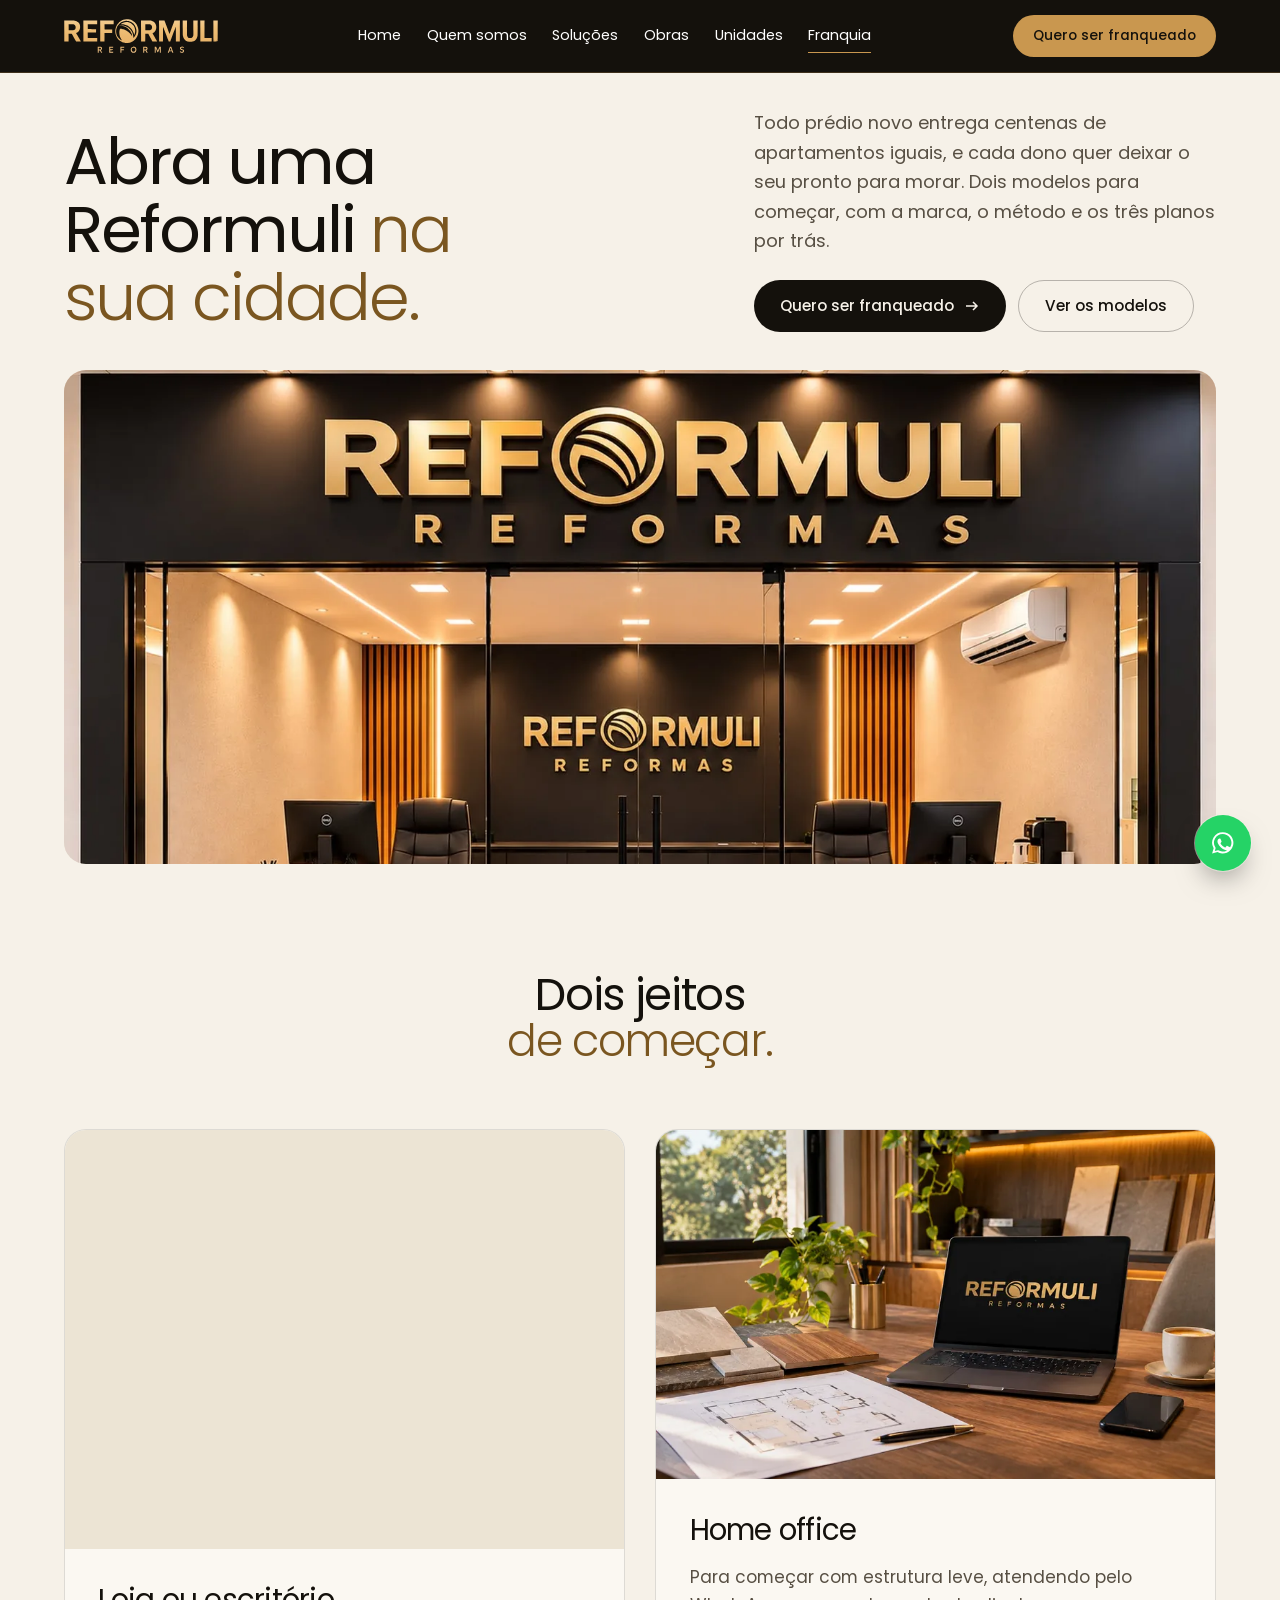
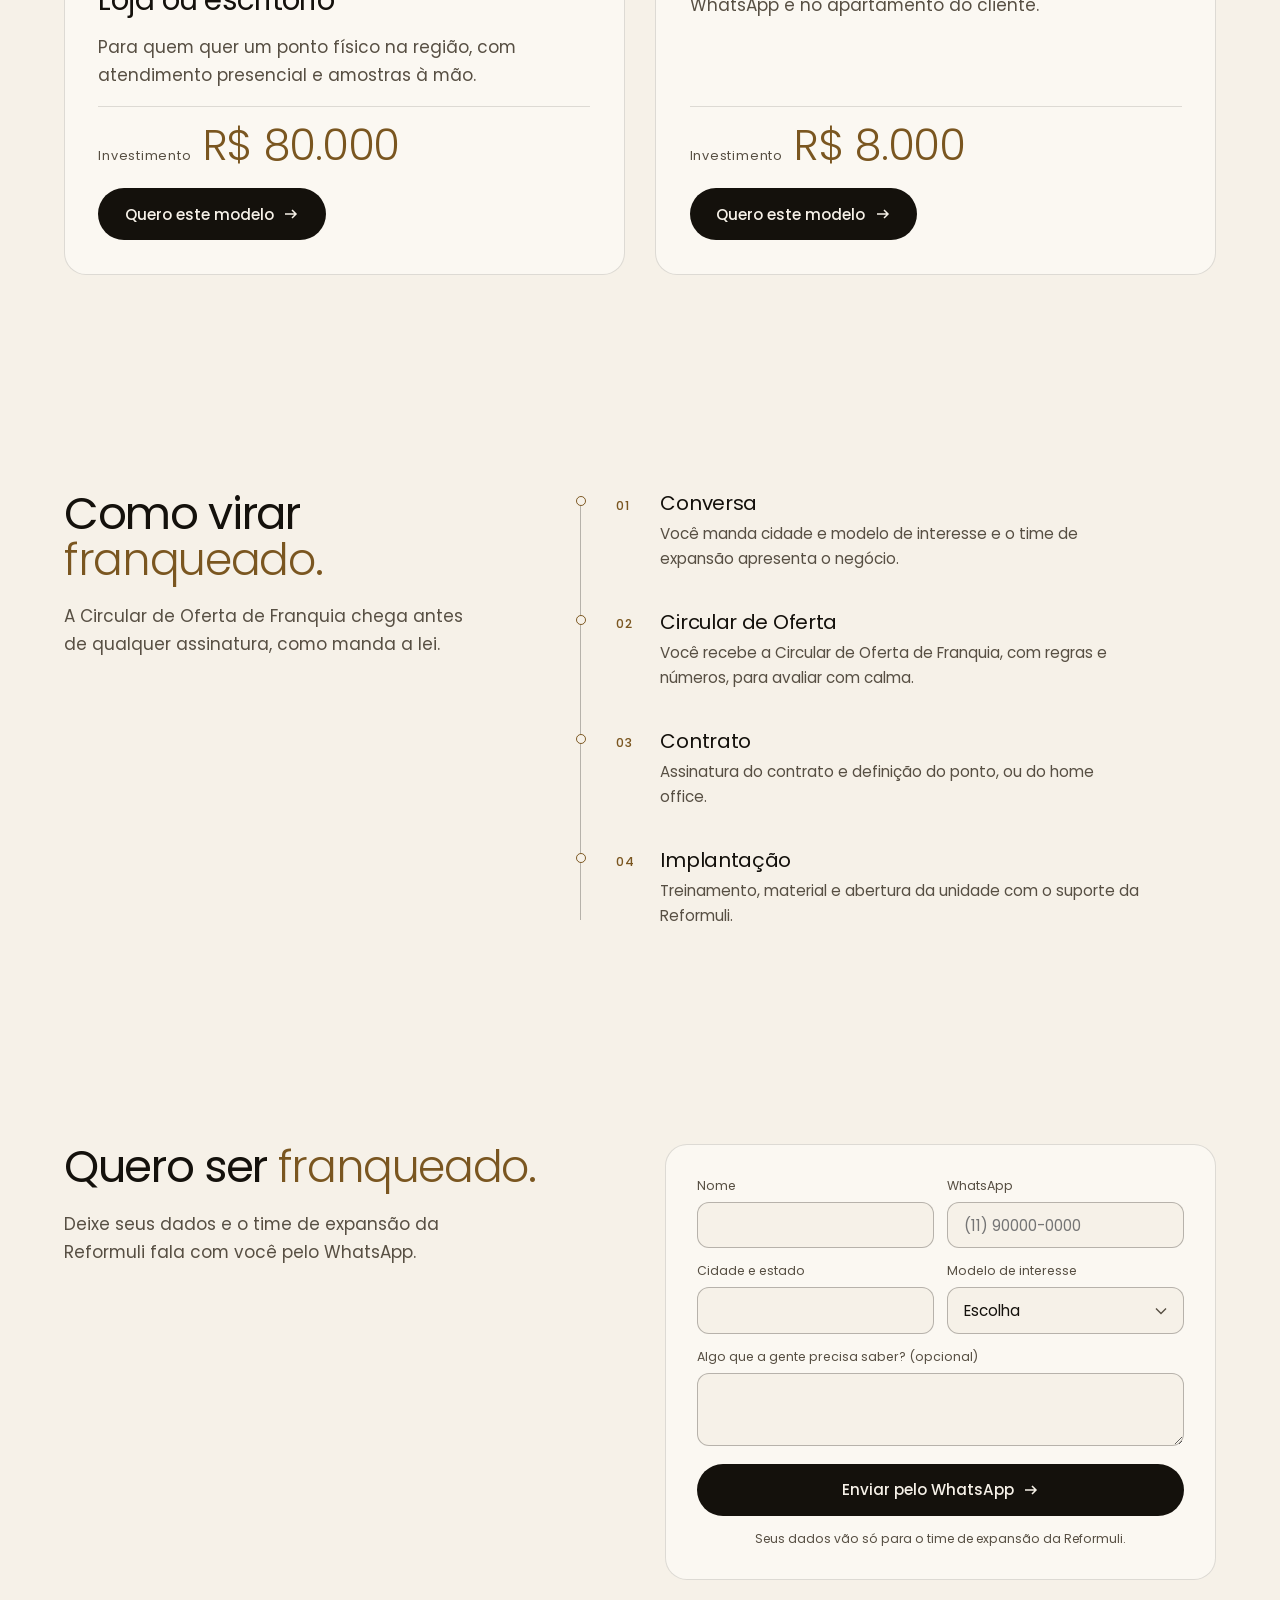
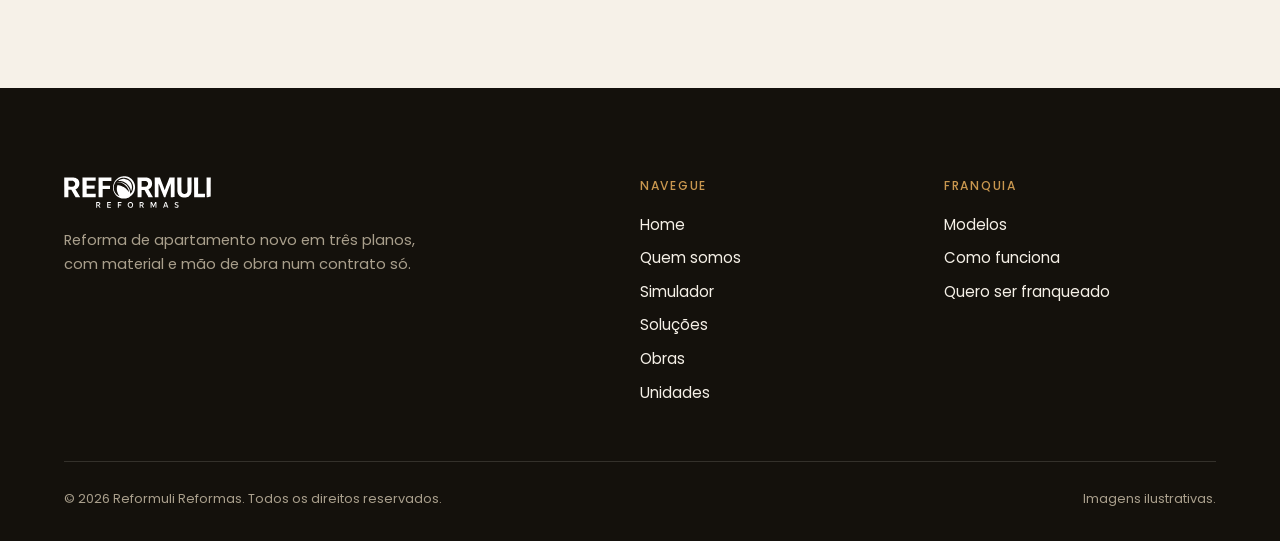
<file: franquia.html>
<!doctype html>
<html lang="pt-BR">
<head>
<meta charset="utf-8">
<meta name="viewport" content="width=device-width,initial-scale=1,viewport-fit=cover">
<title>Franquia de reforma de apartamentos a partir de R$ 8.000 | Reformuli</title>
<meta name="description" content="Abra uma Reformuli na sua cidade: loja ou escritório (R$ 80.000) ou home office (R$ 8.000), com a marca, o método e os três planoes por trás.">
<meta name="robots" content="noindex,nofollow">
<link rel="canonical" href="https://reformuli.vercel.app/franquia">
<meta name="theme-color" content="#F6F1E8">
<meta property="og:type" content="website">
<meta property="og:locale" content="pt_BR">
<meta property="og:site_name" content="Reformuli Reformas">
<meta property="og:title" content="Franquia de reforma de apartamentos a partir de R$ 8.000 | Reformuli">
<meta property="og:description" content="Abra uma Reformuli na sua cidade: loja ou escritório (R$ 80.000) ou home office (R$ 8.000), com a marca, o método e os três planoes por trás.">
<meta property="og:url" content="https://reformuli.vercel.app/franquia">
<meta property="og:image" content="https://reformuli.vercel.app/assets/img/og-image.jpg">
<meta property="og:image:width" content="1200">
<meta property="og:image:height" content="630">
<meta property="og:image:alt" content="Logo da Reformuli Reformas em dourado sobre preto">
<meta name="twitter:card" content="summary_large_image">
<meta name="twitter:title" content="Franquia de reforma de apartamentos a partir de R$ 8.000 | Reformuli">
<meta name="twitter:description" content="Abra uma Reformuli na sua cidade: loja ou escritório (R$ 80.000) ou home office (R$ 8.000), com a marca, o método e os três planoes por trás.">
<meta name="twitter:image" content="https://reformuli.vercel.app/assets/img/og-image.jpg">
<link rel="icon" href="/assets/img/favicon.svg" type="image/svg+xml">
<link rel="icon" href="/assets/img/favicon-32.png" sizes="32x32" type="image/png">
<link rel="apple-touch-icon" href="/assets/img/apple-touch-icon.png">
<link rel="preload" href="/assets/fonts/poppins-400.woff2" as="font" type="font/woff2" crossorigin>
<link rel="preload" href="/assets/fonts/poppins-300.woff2" as="font" type="font/woff2" crossorigin>
<link rel="preload" as="image" imagesrcset="/assets/img/rf-escritorio-900.webp 900w, /assets/img/rf-escritorio-1600.webp 1600w" imagesizes="(max-width:860px) 92vw, 1320px" fetchpriority="high">
<script>document.documentElement.classList.add('js')</script>
<style>@font-face{font-family:"Poppins";src:url(/assets/fonts/poppins-300.woff2) format("woff2");font-weight:300;font-display:swap}@font-face{font-family:"Poppins";src:url(/assets/fonts/poppins-400.woff2) format("woff2");font-weight:400;font-display:swap}@font-face{font-family:"Poppins";src:url(/assets/fonts/poppins-500.woff2) format("woff2");font-weight:500;font-display:swap}@font-face{font-family:"Poppins Reserva";src:local("Arial");size-adjust:112.5%;ascent-override:93%;descent-override:31%;line-gap-override:9%}:root{--bg:#F6F1E8;--bg-2:#ECE4D4;--paper:#FBF8F2;--ink:#14110C;--ink-2:#2A2520;--muted:#574F43;--line:rgba(20,17,12,.13);--line-2:rgba(20,17,12,.28);--bronze:#7A5620;--gold:#C9974F;--gold-hi:#E3B96C;--on-dark:#F6F1E8;--on-dark-2:#D9D0BF;--on-dark-muted:#A99F8C;--dark-line:rgba(246,241,232,.14);--font:"Poppins","Poppins Reserva",Arial,sans-serif;--t-hero:clamp(2.5rem,5.1vw,5.1rem);--t-h2:clamp(1.9rem,3.5vw,3.5rem);--t-body:clamp(.98rem,.94rem + .2vw,1.06rem);--gutter:clamp(1.25rem,5vw,4rem);--maxw:1320px;--section-py:clamp(5rem,12vh,9rem);--radius:22px;--radius-s:14px;--pill:999px;--ease-out:cubic-bezier(.2,.8,.3,1);--ease-inout:cubic-bezier(.7,0,.2,1)}*,*::before,*::after{box-sizing:border-box}html{-webkit-text-size-adjust:100%;scroll-padding-top:4.5rem;scroll-behavior:smooth}body{margin:0;background:var(--bg);color:var(--ink);font:400 var(--t-body)/1.65 var(--font);-webkit-font-smoothing:antialiased;overflow-x:clip}img,svg{display:block;max-width:100%}a{color:inherit;text-decoration:none}button,input,select,textarea{font:inherit;color:inherit}h1,h2,h3,p,figure{margin:0}h1,h2{font-weight:400;letter-spacing:-.03em;line-height:1.04;text-wrap:balance}h1 em,h2 em{font-style:normal;font-weight:300;color:var(--bronze)}h3{font-weight:400;letter-spacing:-.015em;line-height:1.2;font-size:1.3rem}.wrap{width:100%;max-width:var(--maxw);margin-inline:auto;padding-inline:var(--gutter)}:focus-visible{outline:2px solid var(--bronze);outline-offset:3px;border-radius:6px}::selection{background:var(--gold);color:var(--ink)}.dark{background:var(--ink);color:var(--on-dark)}.dark h1 em,.dark h2 em{color:var(--gold)}.dark::selection{background:var(--gold);color:var(--ink)}.dark:focus-visible{outline-color:var(--gold)}.btn{display:inline-flex;align-items:center;justify-content:center;gap:.6rem;height:3.25rem;padding:0 1.6rem;border-radius:var(--pill);font-weight:500;font-size:.95rem;white-space:nowrap;border:1px solid transparent;cursor:pointer;transition:background-color .35s var(--ease-out),color .35s var(--ease-out),border-color .35s var(--ease-out),transform .35s var(--ease-out)}.btn svg{width:1rem;height:1rem;flex:none;transition:transform .35s var(--ease-out)}.btn:hover svg{transform:translateX(3px)}.btn:active{transform:scale(.98)}.btn--pri{background:var(--ink);color:var(--bg)}.btn--pri:hover{background:var(--ink-2)}.btn--line{border-color:var(--line-2);color:var(--ink)}.btn--line:hover{border-color:var(--ink)}.btn--gold{background:var(--gold);color:var(--ink)}.btn--gold:hover{background:var(--gold-hi)}.dark .btn--pri{background:var(--bg);color:var(--ink)}.dark .btn--pri:hover{background:#fff}.dark .btn--line{border-color:rgba(246,241,232,.35);color:var(--on-dark)}.dark .btn--line:hover{border-color:var(--on-dark)}.ctas{display:flex;flex-wrap:wrap;gap:.75rem}.ctas--center{justify-content:center;margin-top:clamp(2.4rem,5vw,3.6rem)}.top{position:fixed;inset:0 0 auto 0;z-index:50;transition:background-color .4s var(--ease-out),border-color .4s var(--ease-out),box-shadow .4s}.top__in{display:flex;align-items:center;justify-content:space-between;gap:1.5rem;height:4.5rem}.top.solid{background:rgba(246,241,232,.86);-webkit-backdrop-filter:blur(14px);backdrop-filter:blur(14px);border-bottom:1px solid var(--line)}.brand{display:flex;align-items:center;flex:none}.brand img{height:2.1rem;width:auto}.nav{display:flex;align-items:center;gap:1.6rem}.nav a:not(.btn){position:relative;padding:.3rem 0;font-size:.9rem;color:var(--ink-2)}.nav a:not(.btn)::after{content:"";position:absolute;left:0;right:0;bottom:0;height:1px;background:var(--bronze);transform:scaleX(0);transform-origin:left;transition:transform .35s var(--ease-out)}.nav a:not(.btn):hover::after,.nav a[aria-current="page"]::after{transform:scaleX(1)}.nav .btn{height:2.6rem;padding:0 1.2rem;font-size:.86rem}.burger{display:none;width:2.9rem;height:2.9rem;border-radius:50%;border:1px solid var(--line-2);background:none;cursor:pointer;position:relative}.burger span{position:absolute;left:50%;width:1.1rem;height:1.5px;background:var(--ink);transform:translateX(-50%);transition:transform .35s var(--ease-out),top .35s var(--ease-out)}.burger span:first-child{top:42%}.burger span:last-child{top:58%}.menu-open .burger span:first-child{top:50%;transform:translateX(-50%) rotate(45deg)}.menu-open .burger span:last-child{top:50%;transform:translateX(-50%) rotate(-45deg)}@media (min-width:1081px){.nav{flex:1}.nav>a:first-child{margin-left:auto}.nav>.btn{margin-left:auto}}.hero{padding-top:calc(4.5rem + clamp(1.8rem,4vh,3rem));padding-bottom:clamp(2rem,4vw,3rem)}.hero__head,.fhero__head{display:grid;grid-template-columns:1.15fr .85fr;gap:1.5rem 4rem;align-items:end;margin-bottom:clamp(1.5rem,3vw,2.4rem)}.hero h1,.fhero h1{font-size:var(--t-hero);max-width:12ch}.hero__side p{color:var(--muted);max-width:30rem;font-size:clamp(1rem,.95rem + .25vw,1.12rem)}.hero__side .ctas{margin-top:1.5rem}.cmpr{position:relative;height:clamp(360px,calc(100svh - 24.5rem),720px);border-radius:var(--radius);overflow:hidden;background:var(--bg-2);touch-action:pan-y;user-select:none;-webkit-user-select:none;cursor:ew-resize;--p:50%}.cmpr__depois,.cmpr__antes{position:absolute;inset:0}.cmpr__antes{clip-path:inset(0 calc(100% - var(--p)) 0 0)}.cmpr__img{width:100%;height:100%;object-fit:cover;object-position:50% 42%;pointer-events:none;-webkit-user-drag:none}.cmpr__linha{position:absolute;top:0;bottom:0;left:var(--p);width:2px;margin-left:-1px;background:var(--bg);box-shadow:0 0 0 1px rgba(20,17,12,.12)}.cmpr__handle{position:absolute;top:50%;left:var(--p);width:3.4rem;height:3.4rem;margin:-1.7rem 0 0 -1.7rem;padding:0;border-radius:50%;border:1px solid rgba(20,17,12,.18);background:var(--bg);color:var(--ink);display:grid;place-items:center;cursor:ew-resize;box-shadow:0 14px 34px -12px rgba(0,0,0,.55);transition:transform .3s var(--ease-out),background-color .3s}.cmpr__handle svg{width:1.35rem;height:1.35rem}.cmpr__handle::after{content:"";position:absolute;inset:-7px;border-radius:50%;border:1.5px solid var(--gold);opacity:0;animation:anel 2.4s var(--ease-out) 1.2s 3}@keyframes anel{0%{opacity:.9;transform:scale(.7)}70%{opacity:0;transform:scale(1.35)}100%{opacity:0;transform:scale(1.35)}}.cmpr.drag .cmpr__handle,.cmpr__handle:hover{transform:scale(1.08);background:#fff}.cmpr.drag .cmpr__handle::after{animation:none}.cmpr__labels{display:flex;justify-content:space-between;gap:1rem;margin-top:.9rem;font-size:.82rem;color:var(--muted)}.cmpr__labels span:first-child,.cmpr__labels span:last-child{display:flex;align-items:center;gap:.5rem}.cmpr__labels span:first-child::before,.cmpr__labels span:last-child::after{content:"";width:.5rem;height:.5rem;border-radius:50%;border:1px solid var(--line-2)}.cmpr__labels span:last-child::after{background:var(--gold);border-color:var(--gold)}.cmpr__dica{color:var(--bronze)}.sec{position:relative;padding-block:var(--section-py)}.sec--tight{padding-top:clamp(3rem,7vh,5rem)}.sec--band{background:var(--bg-2)}.sec__head{display:grid;grid-template-columns:1.05fr .95fr;gap:1rem 3rem;align-items:end;margin-bottom:clamp(2.4rem,5vw,4rem)}.sec__head h2{font-size:var(--t-h2);max-width:14ch}.sec__head p{color:var(--muted);max-width:32rem;justify-self:end}.dark .sec__head p{color:var(--on-dark-muted)}.sec__head--left{grid-template-columns:1fr;max-width:46rem}.sec__head--left p{justify-self:start}.sec__head--center{grid-template-columns:1fr;text-align:center}.sec__head--center h2{margin-inline:auto}.js .rv{opacity:0;transform:translate3d(0,22px,0);transition:opacity .8s var(--ease-out),transform 1s var(--ease-out)}.js .rv.in{opacity:1;transform:none}.js .rv[data-d="1"]{transition-delay:.08s}.js .rv[data-d="2"]{transition-delay:.16s}.js .rv[data-d="3"]{transition-delay:.24s}.sim{display:grid;grid-template-columns:minmax(0,.8fr) minmax(0,1.2fr);gap:clamp(1.5rem,3vw,3rem);align-items:start}.sim__ctl{position:sticky;top:5.5rem;display:grid;gap:1.8rem}.ctl label,.ctl__label{display:block;margin:0 0 .7rem;font-size:.78rem;font-weight:500;letter-spacing:.1em;text-transform:uppercase;color:var(--muted)}.ctl__m2{display:flex;align-items:baseline;gap:.5rem}.ctl__m2 input{width:7.4rem;padding:0;border:0;border-bottom:2px solid var(--ink);border-radius:0;background:none;font-size:clamp(2.6rem,4vw,3.6rem);font-weight:300;letter-spacing:-.03em;line-height:1.1;font-variant-numeric:tabular-nums;-moz-appearance:textfield}.ctl__m2 input::-webkit-outer-spin-button,.ctl__m2 input::-webkit-inner-spin-button{-webkit-appearance:none;margin:0}.ctl__m2 input:focus{outline:none;border-color:var(--bronze)}.ctl__m2 span{font-size:1.4rem;color:var(--muted)}.ctl__range{--f:16%;width:100%;margin:1.1rem 0 0;height:2px;border-radius:2px;appearance:none;-webkit-appearance:none;background:linear-gradient(90deg,var(--ink) var(--f),var(--line-2) var(--f));cursor:pointer}.ctl__range::-webkit-slider-thumb{-webkit-appearance:none;width:1.5rem;height:1.5rem;border-radius:50%;background:var(--ink);border:3px solid var(--bg);box-shadow:0 0 0 1px var(--ink);cursor:grab}.ctl__range::-moz-range-thumb{width:1.1rem;height:1.1rem;border-radius:50%;background:var(--ink);border:3px solid var(--bg);box-shadow:0 0 0 1px var(--ink);cursor:grab}.ctl__range:active::-webkit-slider-thumb{cursor:grabbing}.ctl__range:focus-visible{outline:none}.ctl__range:focus-visible::-webkit-slider-thumb{box-shadow:0 0 0 2px var(--bronze)}.ctl__dica{margin-top:.6rem;font-size:.8rem;color:var(--muted)}.seg{display:grid;grid-template-columns:repeat(3,1fr);gap:.5rem}.seg__b{display:flex;flex-direction:column;gap:.15rem;padding:.8rem .7rem;border:1px solid var(--line-2);border-radius:var(--radius-s);background:transparent;text-align:left;cursor:pointer;transition:background-color .35s var(--ease-out),color .35s var(--ease-out),border-color .35s var(--ease-out)}.seg__b b{font-weight:500;font-size:1rem}.seg__b small{font-size:.7rem;line-height:1.35;color:var(--muted)}.seg__b:hover{border-color:var(--ink)}.seg__b[aria-pressed="true"]{background:var(--ink);color:var(--bg);border-color:var(--ink)}.seg__b[aria-pressed="true"] small{color:var(--gold)}.ctl__aviso{font-size:.8rem;color:var(--muted)}.ctl__aviso .sim__exemplo,.ctl__aviso .sim__exemplo{color:var(--bronze);font-weight:500}.sim__out{display:grid;gap:1rem}.tabs{display:flex;gap:1.4rem;margin-bottom:.8rem}.tabs__b{padding:.3rem 0;border:0;border-bottom:2px solid transparent;background:none;font-size:.95rem;color:var(--muted);cursor:pointer;transition:color .3s,border-color .3s}.tabs__b:hover{color:var(--ink)}.tabs__b[aria-pressed="true"]{color:var(--ink);border-color:var(--bronze)}.sim__palco{position:relative;aspect-ratio:16/9;border-radius:var(--radius);overflow:hidden;background:var(--bg-2)}.sim__palco img{position:absolute;inset:0;width:100%;height:100%;object-fit:cover;opacity:0;transform:scale(1.04);transition:opacity .9s var(--ease-out),transform 1.8s var(--ease-out)}.sim__palco img.on{opacity:1;transform:scale(1)}.sim__legenda{margin-top:.6rem;font-size:.8rem;color:var(--muted)}.sim__card{padding:clamp(1.4rem,2.6vw,2.2rem);border-radius:var(--radius)}.sim__para{font-size:.9rem;color:var(--on-dark-muted)}.sim__para b{font-weight:500;color:var(--on-dark)}.sim__total{margin-top:.5rem;font-size:clamp(1.9rem,3.1vw,2.9rem);font-weight:300;letter-spacing:-.03em;line-height:1.1;font-variant-numeric:tabular-nums;color:#fff}.sim__total i{font-style:normal;font-size:.5em;color:var(--on-dark-muted);margin:0 .15em}.sim__base{margin-top:.4rem;font-size:.9rem;color:var(--on-dark-2)}.sim__base .sim__m2valor{color:var(--gold);font-weight:500}.sim__dados{display:grid;grid-template-columns:auto 1fr;gap:1rem 1.6rem;margin:1.3rem 0 0;padding:1.1rem 0 0;border-top:1px solid var(--dark-line)}.sim__dados div{display:contents}.sim__dados dt{font-size:.78rem;font-weight:500;letter-spacing:.08em;text-transform:uppercase;color:var(--on-dark-muted);padding-top:.15rem;white-space:nowrap}.sim__dados dd{margin:0;font-size:.95rem;color:var(--on-dark)}.sim__dados .sim__prazo{font-size:1.05rem;font-weight:500}.sim__inclui li b{display:block;font-weight:500;font-size:.78rem;letter-spacing:.04em;color:var(--on-dark-muted)}.split{position:relative;height:6px;margin-top:1.3rem;border-radius:3px;background:var(--on-dark-2);overflow:hidden}.split i{position:absolute;inset:0;width:var(--w,58%);background:var(--gold);transition:width .6s var(--ease-out)}.sim__parts{display:grid;grid-template-columns:1fr 1fr;gap:1rem;margin:.9rem 0 0;padding:0}.sim__parts dt{display:flex;align-items:center;gap:.5rem;font-size:.8rem;color:var(--on-dark-muted)}.sim__parts dt::before{content:"";width:.6rem;height:.6rem;border-radius:2px;background:var(--gold)}.sim__parts div:last-child dt::before{background:var(--on-dark-2)}.sim__parts dd{margin:.25rem 0 0;font-size:clamp(.98rem,1.1vw,1.1rem);font-variant-numeric:tabular-nums}.sim__h{margin-top:1.6rem;padding-top:1.3rem;border-top:1px solid var(--dark-line);font-size:.78rem;font-weight:500;letter-spacing:.1em;text-transform:uppercase;color:var(--gold)}.sim__inclui{margin:.8rem 0 0;padding:0;list-style:none;columns:2;column-gap:1.6rem;font-size:.9rem;color:var(--on-dark-2)}.sim__inclui li{position:relative;break-inside:avoid;padding:.3rem 0 .3rem 1rem}.sim__inclui li::before{content:"";position:absolute;left:0;top:.95em;width:.5rem;height:1px;background:var(--gold)}.sim__nota{margin-top:.7rem;font-size:.86rem;color:var(--on-dark-muted)}.sim__card .ctas{margin-top:1.5rem}.sim__aviso{margin-top:1rem;font-size:.78rem;color:var(--on-dark-muted)}.sim__aviso .sim__exemplo{color:var(--gold)}.num{transition:color .3s}.num.run{color:var(--gold)}.pads{display:grid;gap:1.2rem}.pad{display:grid;grid-template-columns:1fr 1fr;gap:clamp(1.4rem,3vw,3rem);align-items:start;padding:clamp(1.2rem,2.2vw,1.8rem);border:1px solid var(--line);border-radius:var(--radius);background:var(--paper)}.pad__ph{aspect-ratio:4/3;border-radius:var(--radius-s);overflow:hidden;background:var(--bg-2)}.pad__ph img{width:100%;height:100%;object-fit:cover}.pad__ph:empty{display:none}.pad__n{font-size:.78rem;font-weight:500;letter-spacing:.2em;color:var(--bronze)}.pad h3{margin-top:.6rem;font-size:clamp(1.8rem,2.8vw,2.6rem);letter-spacing:-.025em}.pad__m2{margin-top:.3rem;font-size:clamp(1.15rem,1.7vw,1.45rem);font-weight:300;color:var(--bronze);font-variant-numeric:tabular-nums}.pad__m2 small{font-size:.68em;color:var(--muted)}.pad__prazo{margin-top:.8rem;font-weight:500}.pad__perfil{margin-top:.3rem;color:var(--muted);font-size:.95rem}.pad__lista{display:grid;grid-template-columns:1fr 1fr;gap:0 1.4rem;margin:1.1rem 0 0;padding:0;list-style:none;border-top:1px solid var(--line);font-size:.88rem}.pad__lista li{padding:.4rem 0;border-bottom:1px solid var(--line)}.pad__lista li b{display:block;font-weight:500;font-size:.72rem;letter-spacing:.04em;color:var(--bronze)}.pad .btn{margin-top:1.3rem}.regras{display:grid;grid-template-columns:repeat(3,1fr);gap:clamp(1.5rem,3vw,3rem)}.regra{padding-top:1.4rem;border-top:1px solid var(--gold)}.regra h3{font-size:1.3rem}.regra p{margin-top:.8rem;color:var(--on-dark-muted);font-size:.95rem}#regras>.wrap>p{margin-top:2rem;color:var(--on-dark-2);max-width:40rem}.como{display:grid;grid-template-columns:.8fr 1.2fr;gap:clamp(2rem,6vw,6rem);align-items:start}.como__txt{position:sticky;top:6rem}.como__cta{grid-column:1/-1;margin-top:0}.como__txt h2{font-size:var(--t-h2)}.como__txt>p{margin-top:1.2rem;color:var(--muted);max-width:26rem}.como__txt .ctas{margin-top:1.8rem}.dark .como__txt>p{color:var(--on-dark-muted)}.steps{position:relative;margin:0;padding:0 0 0 2.8rem;list-style:none;display:grid;gap:2.4rem}.steps::before{content:"";position:absolute;left:.6rem;top:.5rem;bottom:.5rem;width:1px;background:var(--line-2)}.steps__fill{position:absolute;left:.6rem;top:.5rem;bottom:.5rem;width:1px;background:var(--bronze);transform-origin:top;transform:scaleY(var(--p,0))}.dark .steps::before{background:var(--dark-line)}.dark .steps__fill{background:var(--gold)}.step{position:relative;display:grid;grid-template-columns:2.2rem 1fr;gap:.6rem;align-items:start}.step::before{content:"";position:absolute;left:-2.8rem;top:.35rem;width:.62rem;height:.62rem;margin-left:.3rem;border-radius:50%;background:var(--bg);border:1px solid var(--bronze)}.dark .step::before{background:var(--ink);border-color:var(--gold)}.step b{padding-top:.3rem;font-weight:500;font-size:.78rem;letter-spacing:.14em;color:var(--bronze)}.dark .step b{color:var(--gold)}.step h3{font-size:1.25rem}.step p{margin-top:.4rem;color:var(--muted);font-size:.95rem;max-width:30rem}.dark .step p{color:var(--on-dark-muted)}.obras{display:grid;grid-template-columns:repeat(3,1fr);grid-auto-rows:minmax(12rem,auto);gap:1rem}.obra{position:relative;border-radius:var(--radius-s);overflow:hidden;background:var(--bg-2);aspect-ratio:4/3}.obra:first-child{grid-column:span 2;grid-row:span 2;aspect-ratio:auto}.obra--wide{grid-column:span 2;aspect-ratio:auto}.obra img{width:100%;height:100%;object-fit:cover;transition:transform 1.2s var(--ease-out)}.obra:hover img{transform:scale(1.035)}.obra figcaption{position:absolute;inset:auto 0 0 0;padding:2.2rem 1rem 1rem;font-size:.8rem;color:var(--on-dark);background:linear-gradient(transparent,rgba(20,17,12,.75));opacity:0;transition:opacity .4s var(--ease-out)}.obra:hover figcaption{opacity:1}.uni{display:grid;grid-template-columns:1fr 1fr;gap:clamp(2rem,6vw,6rem);align-items:center}.uni__ph{aspect-ratio:5/4;border-radius:var(--radius);overflow:hidden;background:var(--bg)}.uni__ph:empty{display:none}.uni__ph img{width:100%;height:100%;object-fit:cover}.uni h2{font-size:var(--t-h2)}.uni__txt>p{margin-top:1.3rem;color:var(--muted);max-width:30rem}.uni__txt .ctas{margin-top:1.8rem}.fran{position:relative;overflow:hidden;padding-block:clamp(6rem,18vh,11rem)}.fran__bg{position:absolute;inset:0}.fran__bg img{width:100%;height:100%;object-fit:cover;object-position:50% 40%;opacity:.5}.fran__bg::after{content:"";position:absolute;inset:0;background:linear-gradient(90deg,rgba(20,17,12,.96) 0%,rgba(20,17,12,.75) 45%,rgba(20,17,12,.2) 100%)}.fran__in{position:relative}.fran h2{font-size:var(--t-h2);max-width:14ch}.fran p{margin-top:1.3rem;max-width:34rem;color:var(--on-dark-2)}.fran .ctas{margin-top:1.8rem}.contact{display:grid;grid-template-columns:1fr 1.05fr;gap:clamp(2rem,6vw,6rem);align-items:start}.contact h2{font-size:var(--t-h2)}.contact__txt p{margin-top:1.3rem;color:var(--muted);max-width:28rem}.form{display:grid;grid-template-columns:1fr 1fr;gap:.8rem;padding:clamp(1.3rem,2.4vw,2rem);border:1px solid var(--line);border-radius:var(--radius);background:var(--paper)}.field{display:flex;flex-direction:column;gap:.35rem}.field--full{grid-column:1/-1}.field label{font-size:.78rem;color:var(--muted)}.field input,.field select,.field textarea{width:100%;height:2.9rem;padding:0 1rem;border-radius:12px;border:1px solid var(--line-2);background:var(--bg);font-size:.95rem;transition:border-color .3s var(--ease-out)}.field textarea{height:4.6rem;padding:.75rem 1rem;resize:vertical}.field select{appearance:none;-webkit-appearance:none;background-image:url("data:image/svg+xml,%3Csvg xmlns='http://www.w3.org/2000/svg' width='12' height='8' fill='none'%3E%3Cpath d='M1 1.5l5 5 5-5' stroke='%23574F43' stroke-width='1.4'/%3E%3C/svg%3E");background-repeat:no-repeat;background-position:right 1rem center;padding-right:2.4rem}.field input:focus,.field select:focus,.field textarea:focus{outline:none;border-color:var(--bronze)}.form .btn{grid-column:1/-1;width:100%;margin-top:.3rem}.form__note{grid-column:1/-1;font-size:.76rem;color:var(--muted);text-align:center}.foot{padding-block:clamp(3.5rem,7vw,5.5rem) 2rem}.foot__grid{display:grid;grid-template-columns:2fr 1fr 1fr;gap:2rem}.foot__brand img{height:2rem;width:auto}.foot__brand p{margin-top:1.2rem;color:var(--on-dark-muted);max-width:22rem;font-size:.92rem}.foot__h{margin:0 0 1rem;font-weight:500;font-size:.76rem;letter-spacing:.14em;text-transform:uppercase;color:var(--gold)}.foot ul{margin:0;padding:0;list-style:none;display:grid;gap:.55rem;font-size:.94rem}.foot a{transition:color .3s}.foot a:hover{color:var(--gold)}.foot__end{display:flex;justify-content:space-between;gap:1rem;margin-top:3.5rem;padding-top:1.6rem;border-top:1px solid var(--dark-line);font-size:.8rem;color:var(--on-dark-muted)}.zap{position:fixed;right:clamp(1rem,3vw,1.8rem);bottom:clamp(1rem,3vw,1.8rem);z-index:40;display:grid;place-items:center;width:3.5rem;height:3.5rem;border-radius:50%;background:var(--ink);color:var(--gold);box-shadow:0 0 0 1px rgba(246,241,232,.5),0 14px 30px -12px rgba(0,0,0,.6);transition:transform .3s var(--ease-out),background-color .3s}.zap svg{width:1.6rem;height:1.6rem}.zap:hover{transform:scale(1.06);background:var(--ink-2)}.thanks{min-height:100vh;min-height:100svh;display:grid;place-items:center;text-align:center;padding:2rem}.thanks img{height:2.4rem;width:auto;margin:0 auto 2.2rem}.thanks h1{font-size:clamp(1.8rem,4vw,2.8rem)}.thanks p{margin-top:1rem;color:var(--muted)}.spin{width:2.6rem;height:2.6rem;margin:2rem auto;border-radius:50%;border:1.5px solid var(--line-2);border-top-color:var(--bronze);animation:spin 1s linear infinite}@keyframes spin{to{transform:rotate(360deg)}}.thanks .ctas{justify-content:center;margin-top:1rem}.fhero{padding-top:calc(4.5rem + clamp(1.8rem,4vh,3rem))}.fhero__ph{aspect-ratio:21/9;border-radius:var(--radius);overflow:hidden;background:var(--bg-2)}.fhero__ph:empty{display:none}.fhero__ph img{width:100%;height:100%;object-fit:cover;object-position:50% 2%}.models{display:grid;grid-template-columns:1fr 1fr;gap:clamp(1rem,2.4vw,2rem)}.model{display:flex;flex-direction:column;border:1px solid var(--line);border-radius:var(--radius);overflow:hidden;background:var(--paper);transition:transform .5s var(--ease-out),border-color .4s}.model:hover{transform:translateY(-4px);border-color:var(--line-2)}.model__ph{aspect-ratio:16/10;background:var(--bg-2)}.model__ph:empty{display:none}.model__ph img{width:100%;height:100%;object-fit:cover}.model__ph img[src*="rf-escritorio"]{object-position:50% 0}.model__body{display:flex;flex-direction:column;gap:1rem;padding:clamp(1.4rem,2.6vw,2.2rem);flex:1}.model__body h3{font-size:clamp(1.5rem,2.3vw,2.1rem);letter-spacing:-.025em}.model__body>p{color:var(--muted)}.model__preco{display:flex;align-items:baseline;gap:.7rem;margin-top:auto;padding-top:1rem;border-top:1px solid var(--line)}.model__preco small{font-size:.8rem;color:var(--muted);letter-spacing:.06em}.model__preco strong{font-weight:300;font-size:clamp(2rem,3.4vw,3rem);letter-spacing:-.03em;line-height:1;color:var(--bronze)}.model .btn{align-self:flex-start;margin-top:.4rem}.recebe{display:grid;grid-template-columns:1fr 1fr;gap:clamp(2rem,6vw,6rem);align-items:start}.recebe h2{font-size:var(--t-h2)}.recebe>div>p{margin-top:1.2rem;color:var(--on-dark-muted)}.recebe__lista{margin:0;padding:0;list-style:none;border-top:1px solid var(--dark-line)}.recebe__lista li{padding:.9rem 0 .9rem 1.4rem;border-bottom:1px solid var(--dark-line);position:relative;color:var(--on-dark-2)}.recebe__lista li::before{content:"";position:absolute;left:0;top:1.55rem;width:.6rem;height:1px;background:var(--gold)}@media (max-width:1080px){.nav a:not(.btn){display:none}}@media (max-width:860px){.nav{display:none}.burger{display:block}.menu-open .nav{display:flex;position:fixed;inset:4.5rem 0 auto 0;flex-direction:column;align-items:stretch;gap:.2rem;padding:1rem var(--gutter) 1.6rem;background:var(--bg);border-bottom:1px solid var(--line)}.menu-open .nav a:not(.btn){display:block;text-align:center;padding:.9rem 1rem;font-size:1rem}.menu-open .nav .btn{margin:.6rem 0 0;height:3.1rem}.menu-open .top{background:var(--bg)}.brand img{height:1.8rem}.cmpr__labels{font-size:.74rem}.cmpr__handle{width:3rem;height:3rem;margin:-1.5rem 0 0 -1.5rem}.sec__head,.sec__head--left{grid-template-columns:1fr;text-align:center;margin-bottom:clamp(1.6rem,5vw,2.6rem)}.sec__head h2{max-width:none;margin-inline:auto;font-size:clamp(1.9rem,calc(min(100vw - 2.5rem,90vw)*.1),2.7rem)}.sec__head p,.sec__head--left p{justify-self:center;margin-inline:auto}.uni h2,.contact h2,.como__txt h2,.recebe h2,.fran h2{font-size:clamp(1.9rem,calc(min(100vw - 2.5rem,90vw)*.1),2.7rem)}.ctas{justify-content:center}#simulador{padding-top:2.6rem}#simulador .sec__head{margin-bottom:1.2rem}#simulador .sec__head p{display:none}.sim{grid-template-columns:1fr;gap:.8rem}.sim__out{display:contents}.sim__foto{order:1}.sim__ctl{order:2;position:static;gap:1rem}.sim__card{order:3}.sim__palco{aspect-ratio:2/1}.tabs{justify-content:center;gap:1.6rem;margin-bottom:.6rem}.sim__legenda{text-align:center;font-size:.76rem}.ctl label,.ctl__label{margin-bottom:.3rem;font-size:.72rem}.ctl__m2{justify-content:center}.ctl__m2 input{width:6rem;font-size:2.3rem;text-align:center}.ctl__range{margin-top:.7rem}.ctl__dica,.ctl__aviso{display:none}.seg{gap:.4rem}.seg__b{padding:.6rem .5rem;align-items:center;text-align:center}.seg__b b{font-size:.95rem}.seg__b small{display:none}.sim__card{padding:1.2rem}.sim__total{font-size:clamp(1.55rem,calc(min(100vw - 2.5rem,90vw)*.085),2.2rem)}.sim__total i{font-size:.55em}.sim__inclui{columns:1}.pad{grid-template-columns:1fr;gap:1rem;text-align:center}.pad__lista{text-align:left;grid-template-columns:1fr}.sim__dados{grid-template-columns:1fr;gap:.6rem}.sim__dados dt{padding-top:0}.sim__dados dd{margin-bottom:.3rem}.pad .btn{margin-inline:auto}.regras{grid-template-columns:1fr;text-align:center}.como{grid-template-columns:1fr;text-align:center}.como__txt{position:static}.como__txt>p{margin-inline:auto}.steps{text-align:left;max-width:30rem;margin-inline:auto;gap:1.8rem}.obras{grid-template-columns:1fr 1fr;grid-auto-rows:auto}.obra,.obra:first-child,.obra--wide{grid-column:auto;grid-row:auto;aspect-ratio:4/3}.obra:first-child{grid-column:1/-1}.obra figcaption{opacity:1;font-size:.72rem;padding:1.6rem .8rem .7rem}.uni{grid-template-columns:1fr;text-align:center}.uni__ph{aspect-ratio:16/10}.uni__txt>p{margin-inline:auto}.fran{text-align:center}.fran h2,.fran p{margin-inline:auto}.fran__bg::after{background:linear-gradient(0deg,rgba(20,17,12,.96) 0%,rgba(20,17,12,.8) 60%,rgba(20,17,12,.5) 100%)}.contact{grid-template-columns:1fr;text-align:center}.contact__txt p{margin-inline:auto}.form{grid-template-columns:1fr;text-align:left}.foot__grid{grid-template-columns:1fr 1fr;text-align:center}.foot__brand{grid-column:1/-1}.foot__brand img,.foot__brand p{margin-inline:auto}.foot__end{flex-direction:column;align-items:center;text-align:center}.fhero{text-align:center}.fhero__head{grid-template-columns:1fr}.fhero h1{max-width:none;margin-inline:auto;font-size:clamp(2.3rem,calc(min(100vw - 2.5rem,90vw)*.115),3.3rem)}.fhero__ph{aspect-ratio:4/3}.models{grid-template-columns:1fr}.model__body{text-align:center;align-items:center}.model .btn{align-self:stretch}.recebe{grid-template-columns:1fr;text-align:center}.recebe__lista{text-align:left}}@media (max-width:600px){.ctas{display:grid;grid-template-columns:minmax(0,max-content);width:fit-content;max-width:100%;margin-inline:auto}.ctas>*{width:100%;justify-content:center;text-align:center}.sim__parts{gap:.6rem}.obras{grid-template-columns:1fr}}@media (max-width:420px){.btn{padding:0 1.25rem;font-size:.9rem}}@media (hover:none){.model:hover{transform:none}.obra figcaption{opacity:1}}@media (prefers-reduced-motion:reduce){html{scroll-behavior:auto}*,*::before,*::after{animation-duration:.01ms!important;animation-iteration-count:1!important;transition-duration:.01ms!important}.js .rv{opacity:1;transform:none}}.sim__resumo{padding:clamp(1.1rem,1.8vw,1.5rem);border-radius:var(--radius)}.sim__resumo .ctas{margin-top:1rem}.sim__resumo .sim__aviso{margin-top:.8rem}.sim__base--prazo{margin-top:.25rem}.sim__base--prazo b{font-weight:500;color:var(--on-dark)}.sim__h--topo{margin-top:0;padding-top:0;border-top:0}.sim__ctl{gap:1.2rem;top:5rem}.sim__foto{min-width:0}.foto-lado{margin:2rem 0 0;border-radius:var(--radius);overflow:hidden;background:var(--bg-2)}.foto-lado img{display:block;width:100%;height:auto;aspect-ratio:16/10;object-fit:cover}.zap{background:#25D366!important;color:#fff!important;border-color:transparent!important}.zap:hover{background:#1EBE5A!important}.fran{background:var(--ink)}.fran__bg{left:36%}.fran__bg img{opacity:1;object-position:50% 0}.fran__bg::after{background:linear-gradient(90deg,var(--ink) 0%,rgba(20,17,12,.62) 17%,rgba(20,17,12,0) 36%)}@media (min-width:861px){#simulador{padding-block:clamp(2.6rem,6vh,4.4rem) clamp(3rem,7vh,5rem);scroll-margin-top:3.5rem}#simulador .sec__head{margin-bottom:clamp(1.2rem,3vh,2rem)}.ctl__m2 input{font-size:clamp(2.2rem,3.4vw,3.2rem)}.sim__total{font-size:clamp(1.9rem,2.8vw,2.7rem)}.sim__palco{aspect-ratio:16/10}}@media (max-width:860px){.sim__ctl{gap:.9rem}.obra figcaption{display:none}.foto-lado{margin:1.6rem auto 0;max-width:34rem}.fran{padding-top:0}.fran__bg{position:relative;left:0;aspect-ratio:16/10;margin-bottom:1.6rem}.fran__bg::after{background:linear-gradient(0deg,var(--ink) 0%,rgba(20,17,12,0) 40%)}}@media (min-width:861px) and (max-height:800px){#simulador .sec__head h2{font-size:clamp(1.8rem,2.6vw,2.4rem)}.ctl__dica{display:none}.sim__ctl{gap:.9rem}.sim__resumo{padding:1rem 1.2rem}}.top{background:rgba(246,241,232,.86);-webkit-backdrop-filter:blur(14px);backdrop-filter:blur(14px);border-bottom:1px solid var(--line)}.hero{position:relative;height:100vh;height:100svh;min-height:620px;padding:0;overflow:hidden;background:var(--ink);color:#fff}.hero .cmpr{position:absolute;inset:0;height:auto;border-radius:0;box-shadow:none;background:var(--ink)}.hero .cmpr__img{object-position:50% 45%}.cmpr__veu{position:absolute;inset:0;pointer-events:none;background:linear-gradient(0deg,rgba(20,17,12,.94) 0%,rgba(20,17,12,.76) 26%,rgba(20,17,12,.22) 54%,rgba(20,17,12,0) 68%)}.hero .cmpr__linha{-webkit-mask-image:linear-gradient(180deg,#000 50%,transparent 66%);mask-image:linear-gradient(180deg,#000 50%,transparent 66%)}.hero .cmpr__handle{top:34%}.hero__head{position:absolute;left:0;right:0;bottom:0;z-index:3;display:block;margin:0 auto;padding-bottom:clamp(2rem,5.5vh,3.4rem);pointer-events:none}.hero__head a{pointer-events:auto}.hero h1{max-width:none;color:#fff}.hero h1 em{display:block;color:var(--gold)}.hero__p{margin-top:1.1rem;max-width:47rem;color:rgba(246,241,232,.88);font-size:clamp(1rem,.95rem + .25vw,1.1rem);text-wrap:pretty}.hero__base{display:flex;align-items:center;justify-content:space-between;gap:1.4rem 2rem;margin-top:1.5rem}.hero .ctas{margin:0}.hero .btn--line{border-color:rgba(246,241,232,.55);color:#fff}.hero .btn--line:hover{border-color:#fff}.hero .cmpr__labels{gap:2rem;margin:0;color:rgba(246,241,232,.82);font-size:.82rem}.hero .cmpr__labels span:first-child::before{border-color:rgba(246,241,232,.6)}.sec__head--centro{display:block;max-width:none;text-align:center}.sec__head--centro h2{max-width:none;margin-inline:auto;text-wrap:balance}.sec__head--centro p{max-width:44rem;margin:1rem auto 0;text-wrap:balance}@media (min-width:861px){.sec__head--centro h2{white-space:nowrap}}@media (max-width:860px){.hero{min-height:600px}.hero__head{text-align:center;padding-inline:var(--gutter);padding-bottom:1.5rem}.hero h1{font-size:clamp(2rem,9.4vw,3rem)}.hero__p{margin:.8rem auto 0;font-size:.95rem}.hero__base{flex-direction:column;margin-top:1.1rem}.hero .ctas{justify-content:center}.hero .cmpr__labels{justify-content:space-between;gap:1rem;width:100%;font-size:.72rem}.hero .cmpr__handle{top:26%}.cmpr__veu{background:linear-gradient(0deg,rgba(20,17,12,.96) 0%,rgba(20,17,12,.86) 38%,rgba(20,17,12,.2) 58%,rgba(20,17,12,0) 66%)}.hero .cmpr__linha{-webkit-mask-image:linear-gradient(180deg,#000 38%,transparent 52%);mask-image:linear-gradient(180deg,#000 38%,transparent 52%)}}.zap{opacity:0;visibility:hidden;transform:translateY(.6rem) scale(.96);transition:opacity .3s var(--ease-out),transform .3s var(--ease-out),visibility .3s}.zap.ver{opacity:1;visibility:visible;transform:none}.zap.ver:hover{transform:scale(1.06)}@media (max-width:860px){.hero h1{font-size:clamp(1.6rem,7.9vw,3rem)}.hero h1 em{white-space:nowrap}.hero .cmpr{inset:0 0 auto 0;height:66%}.hero .cmpr__img{object-position:50% 50%}.hero .cmpr__handle{top:36%}.cmpr__veu{background:linear-gradient(0deg,var(--ink) 0%,rgba(20,17,12,.82) 16%,rgba(20,17,12,.25) 34%,rgba(20,17,12,0) 46%)}.hero .cmpr__linha{-webkit-mask-image:linear-gradient(180deg,#000 62%,transparent 80%);mask-image:linear-gradient(180deg,#000 62%,transparent 80%)}.hero .cmpr__labels{font-size:.68rem;gap:.5rem}.hero .cmpr__labels span{white-space:nowrap}}@media (max-width:380px){.hero .cmpr__labels span::before,.hero .cmpr__labels span::after{display:none!important}}.sim__card{margin-top:1.2rem}.sim__card .sim__aviso{margin-top:1.3rem}@media (min-width:861px){#simulador{padding-block:0 clamp(3rem,7vh,5rem);scroll-margin-top:0}.sim__tela{display:flex;flex-direction:column;justify-content:center;min-height:100vh;min-height:100svh;padding-block:calc(4.5rem + clamp(.5rem,1.8vh,1.3rem)) clamp(.7rem,2vh,1.4rem)}#simulador .sec__head{margin-bottom:clamp(.7rem,2.2vh,1.5rem)}#simulador .sec__head h2{font-size:clamp(1.8rem,3vw,2.9rem)}.sim{align-items:stretch}.sim__ctl{position:static;gap:clamp(.6rem,1.5vh,1rem);align-content:space-between}.ctl label,.ctl__label{margin-bottom:.35rem;font-size:.74rem}.ctl__m2 input{font-size:clamp(1.9rem,2.8vw,2.6rem)}.ctl__range{margin-top:.6rem}.ctl__dica{margin-top:.35rem}.sim__resumo{padding:.9rem 1.2rem 1rem}.sim__para{font-size:.82rem}.sim__total{margin-top:.15rem;font-size:clamp(1.7rem,2.5vw,2.3rem)}.sim__base{margin-top:.15rem;font-size:.82rem}.sim__resumo .ctas{margin-top:.7rem}.sim__out{display:flex;flex-direction:column;min-width:0}.sim__foto{display:flex;flex-direction:column;flex:1;min-height:0}.sim__foto .tabs{margin-bottom:.5rem}.sim__palco{flex:1;min-height:14rem;aspect-ratio:auto}.sim__legenda{margin-top:.4rem;font-size:.76rem}.sim__card{margin-top:clamp(1.4rem,3.5vh,2.4rem);padding:clamp(2rem,3.4vw,3rem);text-align:center}.sim__h{border-top:0;padding-top:0;margin-top:clamp(1.6rem,3vh,2.2rem)}.sim__h--topo{margin-top:0}.sim__inclui{display:grid;grid-template-columns:repeat(3,minmax(0,1fr));gap:.5rem 2.2rem;columns:auto;max-width:62rem;margin:1.1rem auto 0;text-align:left}}@media (min-width:861px){.sim__palco{min-height:clamp(14rem,51vh,30rem)}.sim__ctl{gap:clamp(.6rem,1.9vh,1.3rem)}#simulador .sec__head h2{font-size:clamp(1.9rem,3.2vw,3.1rem)}}@media (min-width:861px){#simulador{scroll-margin-top:-4.5rem}}.top,.top.solid,.menu-open .top{background:var(--ink);-webkit-backdrop-filter:none;backdrop-filter:none;border-bottom:1px solid rgba(201,151,79,.24)}.top .nav a:not(.btn){color:#fff}.top .nav a:not(.btn)::after{background:var(--gold)}.top .burger{border-color:rgba(255,255,255,.38)}.top .burger span{background:#fff}@media (max-width:860px){.menu-open .nav{background:var(--ink);border-bottom-color:rgba(201,151,79,.24)}}.quem{position:relative;clip-path:inset(0);background:var(--ink)}.js .quem{height:240vh}.quem__fundo{position:fixed;inset:0;z-index:0;pointer-events:none;background:var(--ink)}.js .quem__fundo{visibility:hidden}.js .quem.perto .quem__fundo{visibility:visible}.quem__fundo img{width:100%;height:100%;object-fit:cover;object-position:50% 0%}.quem__fundo::after{content:"";position:absolute;inset:0;background:linear-gradient(180deg,rgba(20,17,12,.22) 0%,rgba(20,17,12,.32) 36%,rgba(20,17,12,.86) 57%,rgba(20,17,12,.93) 100%)}.quem__palco{position:sticky;top:0;z-index:1;display:flex;align-items:flex-end;min-height:100vh;min-height:100svh;padding-block:6rem clamp(1.6rem,4.5vh,3.2rem)}.quem__in{text-align:center;position:relative;isolation:isolate}.quem__in::before{content:"";position:absolute;left:50%;width:100vw;transform:translateX(-50%);top:-5.5rem;bottom:-60vh;z-index:-1;pointer-events:none;background:linear-gradient(180deg,rgba(20,17,12,0),rgba(20,17,12,.9) 5.5rem)}.quem h2{font-size:clamp(2.5rem,4.8vw,4.5rem);color:var(--on-dark)}.manifesto{max-width:58rem;margin:clamp(1rem,2.6vh,2rem) auto 0;font-size:clamp(1.02rem,1.5vw,1.45rem);font-weight:300;line-height:1.5;letter-spacing:-.012em;text-wrap:pretty;color:var(--on-dark)}.manifesto p+p{margin-top:.75em}.js .manifesto span{opacity:.38;transition:opacity .45s var(--ease-out)}.js .manifesto span.on{opacity:1}@media (max-width:860px){.quem__fundo img{height:56%;margin-top:4.2rem}.quem__fundo::after{background:linear-gradient(180deg,rgba(20,17,12,.12) 0%,rgba(20,17,12,.22) 34%,rgba(20,17,12,.93) 52%,var(--ink) 62%)}.quem h2{font-size:clamp(2.1rem,9vw,3rem)}.manifesto{font-size:clamp(.92rem,3.9vw,1.15rem);line-height:1.45}}@media (max-width:899px) and (max-height:700px){.manifesto{font-size:.86rem;line-height:1.42}.quem h2{font-size:1.9rem}}@media (prefers-reduced-motion:reduce){.js .quem{height:auto}.js .manifesto span{opacity:1}}</style>
<script type="application/ld+json">{"@context":"https://schema.org","@graph":[{"@type":"Organization","@id":"https://reformuli.vercel.app/#organizacao","name":"Reformuli Reformas","alternateName":"Reformuli","description":"Reforma de apartamentos entregues pela construtora, em três planos (Reformuli Essencial, Confort e Premium), com simulador de valor por metro quadrado e franquia. Uma empresa do Massuo Group.","url":"https://reformuli.vercel.app/","logo":{"@type":"ImageObject","url":"https://reformuli.vercel.app/assets/img/logo-preto.svg"},"image":"https://reformuli.vercel.app/assets/img/og-image.jpg","parentOrganization":{"@type":"Organization","name":"Massuo Group","url":"https://massuogroup.vercel.app"},"hasOfferCatalog":{"@type":"OfferCatalog","name":"Franquia Reformuli","itemListElement":[{"@type":"Offer","itemOffered":{"@type":"Service","name":"Franquia Reformuli, modelo loja ou escritório","description":"Para quem quer um ponto físico na região, com atendimento presencial e amostras à mão.","serviceType":"Franquia de reforma de apartamentos","provider":{"@id":"https://reformuli.vercel.app/#organizacao"}},"name":"Investimento na franquia Reformuli, modelo loja ou escritório","price":"80000","priceCurrency":"BRL","url":"https://reformuli.vercel.app/franquia#modelos","category":"Franquia","seller":{"@id":"https://reformuli.vercel.app/#organizacao"}},{"@type":"Offer","itemOffered":{"@type":"Service","name":"Franquia Reformuli, modelo home office","description":"Para começar com estrutura leve, atendendo pelo WhatsApp e no apartamento do cliente.","serviceType":"Franquia de reforma de apartamentos","provider":{"@id":"https://reformuli.vercel.app/#organizacao"}},"name":"Investimento na franquia Reformuli, modelo home office","price":"8000","priceCurrency":"BRL","url":"https://reformuli.vercel.app/franquia#modelos","category":"Franquia","seller":{"@id":"https://reformuli.vercel.app/#organizacao"}}]},"contactPoint":{"@type":"ContactPoint","telephone":"+55 24 99859-3556","contactType":"sales","availableLanguage":"pt-BR"}},{"@type":"HomeAndConstructionBusiness","@id":"https://reformuli.vercel.app/#reformas","name":"Reformuli Reformas","parentOrganization":{"@id":"https://reformuli.vercel.app/#organizacao"},"description":"Reforma de apartamento novo em três planos, com material e mão de obra incluídos no valor por m².","url":"https://reformuli.vercel.app/","image":"https://reformuli.vercel.app/assets/img/og-image.jpg","logo":"https://reformuli.vercel.app/assets/img/logo-preto.svg","areaServed":{"@type":"Country","name":"Brasil"},"knowsAbout":["Reforma de apartamento","NBR 16280","Acabamento residencial"],"hasOfferCatalog":{"@type":"OfferCatalog","name":"Reforma de apartamento novo","itemListElement":[{"@type":"Offer","itemOffered":{"@type":"Service","name":"Reformuli Essencial","description":"Para clientes que desejam deixar o apartamento pronto para morar ou alugar, com acabamento simples e funcional. Prazo estimado: 30 a 40 dias. Inclui: piso: cerâmica ou porcelanato econômico; paredes: pintura acrílica branca; banheiro: revestimento cerâmico básico; cozinha: revestimento nas áreas molhadas; gesso: acabamento simples, sem decoração; iluminação: plafons led básicos; rodapé: pvc ou cerâmico; mão de obra: equipe completa de instalação; box: vidro temperado padrão; louças e metais: linha básica; marcenaria: armários básicos de cozinha. Material e mão de obra incluídos. Valor estimado pela metragem. O orçamento fechado sai depois da visita técnica.","serviceType":"Reforma de apartamento","provider":{"@id":"https://reformuli.vercel.app/#reformas"}},"priceSpecification":{"@type":"UnitPriceSpecification","price":832,"priceCurrency":"BRL","unitCode":"MTK","unitText":"m²"}},{"@type":"Offer","itemOffered":{"@type":"Service","name":"Reformuli Confort","description":"Para famílias que procuram um apartamento moderno, confortável e com melhor acabamento. Prazo estimado: 40 a 50 dias. Inclui: piso: porcelanato ou vinílico de qualidade; paredes: pintura premium e parede decorativa; banheiro: porcelanato e nicho; cozinha: revestimento moderno; gesso: forro parcial com cortineiro; iluminação: spots e led; rodapé: poliestireno; portas: pintura e acabamento; mão de obra: equipe especializada; box: vidro com perfil slim; louças e metais: linha intermediária; marcenaria: cozinha sob medida. Material e mão de obra incluídos. Valor estimado pela metragem. O orçamento fechado sai depois da visita técnica.","serviceType":"Reforma de apartamento","provider":{"@id":"https://reformuli.vercel.app/#reformas"}},"priceSpecification":{"@type":"UnitPriceSpecification","price":1332,"priceCurrency":"BRL","unitCode":"MTK","unitText":"m²"}},{"@type":"Offer","itemOffered":{"@type":"Service","name":"Reformuli Premium","description":"Para clientes que desejam uma estética sofisticada e valorização do imóvel. Prazo estimado: 50 a 65 dias. Inclui: piso: porcelanato premium de grandes formatos; paredes: pintura premium e revestimentos decorativos; banheiro: porcelanato, nichos e metais sofisticados; cozinha: revestimentos especiais; gesso: forro completo com iluminação indireta; iluminação: projeto de led e spots; rodapé: poliestireno premium; acabamentos: detalhes decorativos e paredes especiais; mão de obra: equipe especializada de alto padrão; box: vidro sob medida sem perfil; louças e metais: linha premium; marcenaria: projeto completo sob medida. Material e mão de obra incluídos. Valor estimado pela metragem. O orçamento fechado sai depois da visita técnica.","serviceType":"Reforma de apartamento","provider":{"@id":"https://reformuli.vercel.app/#reformas"}},"priceSpecification":{"@type":"UnitPriceSpecification","price":2165,"priceCurrency":"BRL","unitCode":"MTK","unitText":"m²"}}]},"telephone":"+55 24 99859-3556"},{"@type":"WebSite","@id":"https://reformuli.vercel.app/#site","url":"https://reformuli.vercel.app/","name":"Reformuli Reformas","inLanguage":"pt-BR","publisher":{"@id":"https://reformuli.vercel.app/#organizacao"}},{"@type":"WebPage","@id":"https://reformuli.vercel.app/franquia#pagina","url":"https://reformuli.vercel.app/franquia","name":"Franquia de reforma de apartamentos a partir de R$ 8.000 | Reformuli","description":"Abra uma Reformuli na sua cidade: loja ou escritório (R$ 80.000) ou home office (R$ 8.000), com a marca, o método e os três planoes por trás.","isPartOf":{"@id":"https://reformuli.vercel.app/#site"},"about":{"@id":"https://reformuli.vercel.app/#organizacao"},"inLanguage":"pt-BR","primaryImageOfPage":{"@type":"ImageObject","url":"https://reformuli.vercel.app/assets/img/og-image.jpg","width":1200,"height":630},"breadcrumb":{"@id":"https://reformuli.vercel.app/franquia#trilha"}},{"@type":"BreadcrumbList","@id":"https://reformuli.vercel.app/franquia#trilha","itemListElement":[{"@type":"ListItem","position":1,"name":"Início","item":"https://reformuli.vercel.app/"},{"@type":"ListItem","position":2,"name":"Franquia","item":"https://reformuli.vercel.app/franquia"}]}]}</script>

</head>
<body>
<header class="top" id="top">
  <div class="wrap top__in">
    <a class="brand" href="/" aria-label="Reformuli Reformas, página inicial"><img src="/assets/img/logo-dourado-v2.svg" alt="Reformuli Reformas" width="184" height="40"></a>
    <nav class="nav" id="nav" aria-label="Principal">
      <a href="/">Home</a>
      <a href="/#quem-somos">Quem somos</a>
      <a href="/#solucoes">Soluções</a>
      <a href="/#obras">Obras</a>
      <a href="/#unidades">Unidades</a>
      <a href="/franquia" aria-current="page">Franquia</a>
      <a class="btn btn--gold" href="#form">Quero ser franqueado</a>
    </nav>
    <button class="burger" type="button" aria-label="Abrir menu" aria-expanded="false" aria-controls="nav"><span></span><span></span></button>
  </div>
</header>

<main>

  <section class="fhero" id="inicio">
    <div class="wrap fhero__head">
      <h1>Abra uma Reformuli <em>na sua cidade.</em></h1>
      <div class="hero__side">
        <p>Todo prédio novo entrega centenas de apartamentos iguais, e cada dono quer deixar o seu pronto para morar. Dois modelos para começar, com a marca, o método e os três planos por trás.</p>
        <div class="ctas">
          <a class="btn btn--pri" href="#form">Quero ser franqueado <svg viewBox="0 0 16 16" fill="none" aria-hidden="true"><path d="M2 8h11M9 4l4 4-4 4" stroke="currentColor" stroke-width="1.5"/></svg></a>
          <a class="btn btn--line" href="#modelos">Ver os modelos</a>
        </div>
      </div>
    </div>
    <div class="wrap"><div class="fhero__ph"><img src="/assets/img/rf-escritorio-1600.webp" srcset="/assets/img/rf-escritorio-900.webp 900w, /assets/img/rf-escritorio-1600.webp 1600w" sizes="(max-width:860px) 92vw, 1320px" alt="Escritório Reformuli Reformas com fachada de vidro, letreiro dourado e duas mesas de atendimento" width="1600" height="900" fetchpriority="high" decoding="async"></div></div>
  </section>

  <section class="sec" id="modelos">
    <div class="wrap">
      <div class="sec__head sec__head--center">
        <h2 class="rv">Dois jeitos <em>de começar.</em></h2>
      </div>
      <div class="models">
        <article class="model rv" data-d="0"><div class="model__ph"><img src="/assets/img/rf-escritorio-1600.webp" srcset="/assets/img/rf-escritorio-900.webp 900w, /assets/img/rf-escritorio-1600.webp 1600w" sizes="(max-width:860px) 92vw, 46vw" alt="Escritório Reformuli Reformas com fachada de vidro, letreiro dourado e duas mesas de atendimento" width="1600" height="900" loading="lazy" decoding="async"></div><div class="model__body"><h3>Loja ou escritório</h3><p>Para quem quer um ponto físico na região, com atendimento presencial e amostras à mão.</p><p class="model__preco"><small>Investimento</small><strong>R$ 80.000</strong></p><a class="btn btn--pri" href="#form" data-modelo="Loja ou escritório">Quero este modelo <svg viewBox="0 0 16 16" fill="none" aria-hidden="true"><path d="M2 8h11M9 4l4 4-4 4" stroke="currentColor" stroke-width="1.5"/></svg></a></div></article>
        <article class="model rv" data-d="1"><div class="model__ph"><img src="/assets/img/rf-homeoffice-1600.webp" srcset="/assets/img/rf-homeoffice-900.webp 900w, /assets/img/rf-homeoffice-1600.webp 1600w" sizes="(max-width:860px) 92vw, 46vw" alt="Mesa de trabalho em casa com notebook mostrando a marca Reformuli, planta e amostras de acabamento" width="1600" height="900" loading="lazy" decoding="async"></div><div class="model__body"><h3>Home office</h3><p>Para começar com estrutura leve, atendendo pelo WhatsApp e no apartamento do cliente.</p><p class="model__preco"><small>Investimento</small><strong>R$ 8.000</strong></p><a class="btn btn--pri" href="#form" data-modelo="Home office">Quero este modelo <svg viewBox="0 0 16 16" fill="none" aria-hidden="true"><path d="M2 8h11M9 4l4 4-4 4" stroke="currentColor" stroke-width="1.5"/></svg></a></div></article>
      </div>
    </div>
  </section>

  <section class="sec" id="etapas">
    <div class="wrap como">
      <div class="como__txt">
        <h2 class="rv">Como virar <em>franqueado.</em></h2>
        <p class="rv" data-d="1">A Circular de Oferta de Franquia chega antes de qualquer assinatura, como manda a lei.</p>
      </div>
      <ol class="steps">
        <span class="steps__fill" aria-hidden="true"></span>
        <li class="step rv" data-d="0"><b>01</b><div><h3>Conversa</h3><p>Você manda cidade e modelo de interesse e o time de expansão apresenta o negócio.</p></div></li>
        <li class="step rv" data-d="1"><b>02</b><div><h3>Circular de Oferta</h3><p>Você recebe a Circular de Oferta de Franquia, com regras e números, para avaliar com calma.</p></div></li>
        <li class="step rv" data-d="2"><b>03</b><div><h3>Contrato</h3><p>Assinatura do contrato e definição do ponto, ou do home office.</p></div></li>
        <li class="step rv" data-d="3"><b>04</b><div><h3>Implantação</h3><p>Treinamento, material e abertura da unidade com o suporte da Reformuli.</p></div></li>
      </ol>
    </div>
  </section>

  <section class="sec" id="form">
    <div class="wrap contact">
      <div class="contact__txt">
        <h2 class="rv">Quero ser <em>franqueado.</em></h2>
        <p class="rv" data-d="1">Deixe seus dados e o time de expansão da Reformuli fala com você pelo WhatsApp.</p>
      </div>
      <form class="form rv" data-d="1" data-c="franquia" novalidate>
        <div class="field"><label for="f-nome">Nome</label><input id="f-nome" name="nome" autocomplete="name" required></div>
        <div class="field"><label for="f-zap">WhatsApp</label><input id="f-zap" name="whatsapp" type="tel" inputmode="tel" autocomplete="tel" placeholder="(11) 90000-0000" required></div>
        <div class="field"><label for="f-cidade">Cidade e estado</label><input id="f-cidade" name="cidade" autocomplete="address-level2" required></div>
        <div class="field"><label for="f-modelo">Modelo de interesse</label>
          <select id="f-modelo" name="modelo" required>
            <option value="" disabled selected>Escolha</option>
            <option>Loja ou escritório</option>
            <option>Home office</option>
            <option>Ainda não sei</option>
          </select>
        </div>
        <div class="field field--full"><label for="f-msg">Algo que a gente precisa saber? (opcional)</label><textarea id="f-msg" name="mensagem" rows="2"></textarea></div>
        <button class="btn btn--pri" type="submit">Enviar pelo WhatsApp <svg viewBox="0 0 16 16" fill="none" aria-hidden="true"><path d="M2 8h11M9 4l4 4-4 4" stroke="currentColor" stroke-width="1.5"/></svg></button>
        <p class="form__note">Seus dados vão só para o time de expansão da Reformuli.</p>
      </form>
    </div>
  </section>

</main>
<footer class="foot dark">
  <div class="wrap">
    <div class="foot__grid">
      <div class="foot__brand">
        <img src="/assets/img/logo-branco.svg" alt="Reformuli Reformas" width="184" height="40" loading="lazy">
        <p>Reforma de apartamento novo em três planos, com material e mão de obra num contrato só.</p>
      </div>
      <div>
        <p class="foot__h">Navegue</p>
        <ul>
          <li><a href="/">Home</a></li>
          <li><a href="/#quem-somos">Quem somos</a></li>
          <li><a href="/#simulador">Simulador</a></li>
          <li><a href="/#solucoes">Soluções</a></li>
          <li><a href="/#obras">Obras</a></li>
          <li><a href="/#unidades">Unidades</a></li>
        </ul>
      </div>
      <div>
        <p class="foot__h">Franquia</p>
        <ul>
          <li><a href="/franquia#modelos">Modelos</a></li>
          <li><a href="/franquia#etapas">Como funciona</a></li>
          <li><a href="/franquia#form">Quero ser franqueado</a></li>
        </ul>
      </div>
    </div>
    <div class="foot__end">
      <span>© 2026 Reformuli Reformas. Todos os direitos reservados.</span>
      <span>Imagens ilustrativas.</span>
    </div>
  </div>
</footer>
<a class="zap" href="/obrigado?c=flutuante&a=whatsapp" aria-label="Falar no WhatsApp"><svg viewBox="0 0 24 24" aria-hidden="true"><path fill="currentColor" d="M12 2a10 10 0 0 0-8.6 15.1L2 22l5-1.3A10 10 0 1 0 12 2zm0 1.8a8.2 8.2 0 1 1-4.2 15.3l-.3-.2-3 .8.8-2.9-.2-.3A8.2 8.2 0 0 1 12 3.8zm-3.3 4.4c-.2 0-.5 0-.7.3-.3.3-1 1-1 2.4s1 2.8 1.2 3c.1.2 2 3.2 5 4.4 2.5 1 3 .8 3.5.7.6-.1 1.8-.7 2-1.4.2-.7.2-1.3.2-1.4-.1-.1-.3-.2-.6-.3l-2-1c-.3-.1-.5-.2-.7.1l-1 1.2c-.2.2-.3.2-.6.1-.3-.2-1.3-.5-2.4-1.5-.9-.8-1.5-1.8-1.7-2.1-.2-.3 0-.5.1-.6l.5-.5.3-.5v-.5l-.9-2.2c-.2-.5-.5-.5-.7-.5h-.5z"/></svg></a>
<script src="/assets/js/site.js?v=4ac69a1710" defer></script>

</body>
</html>
</file>
